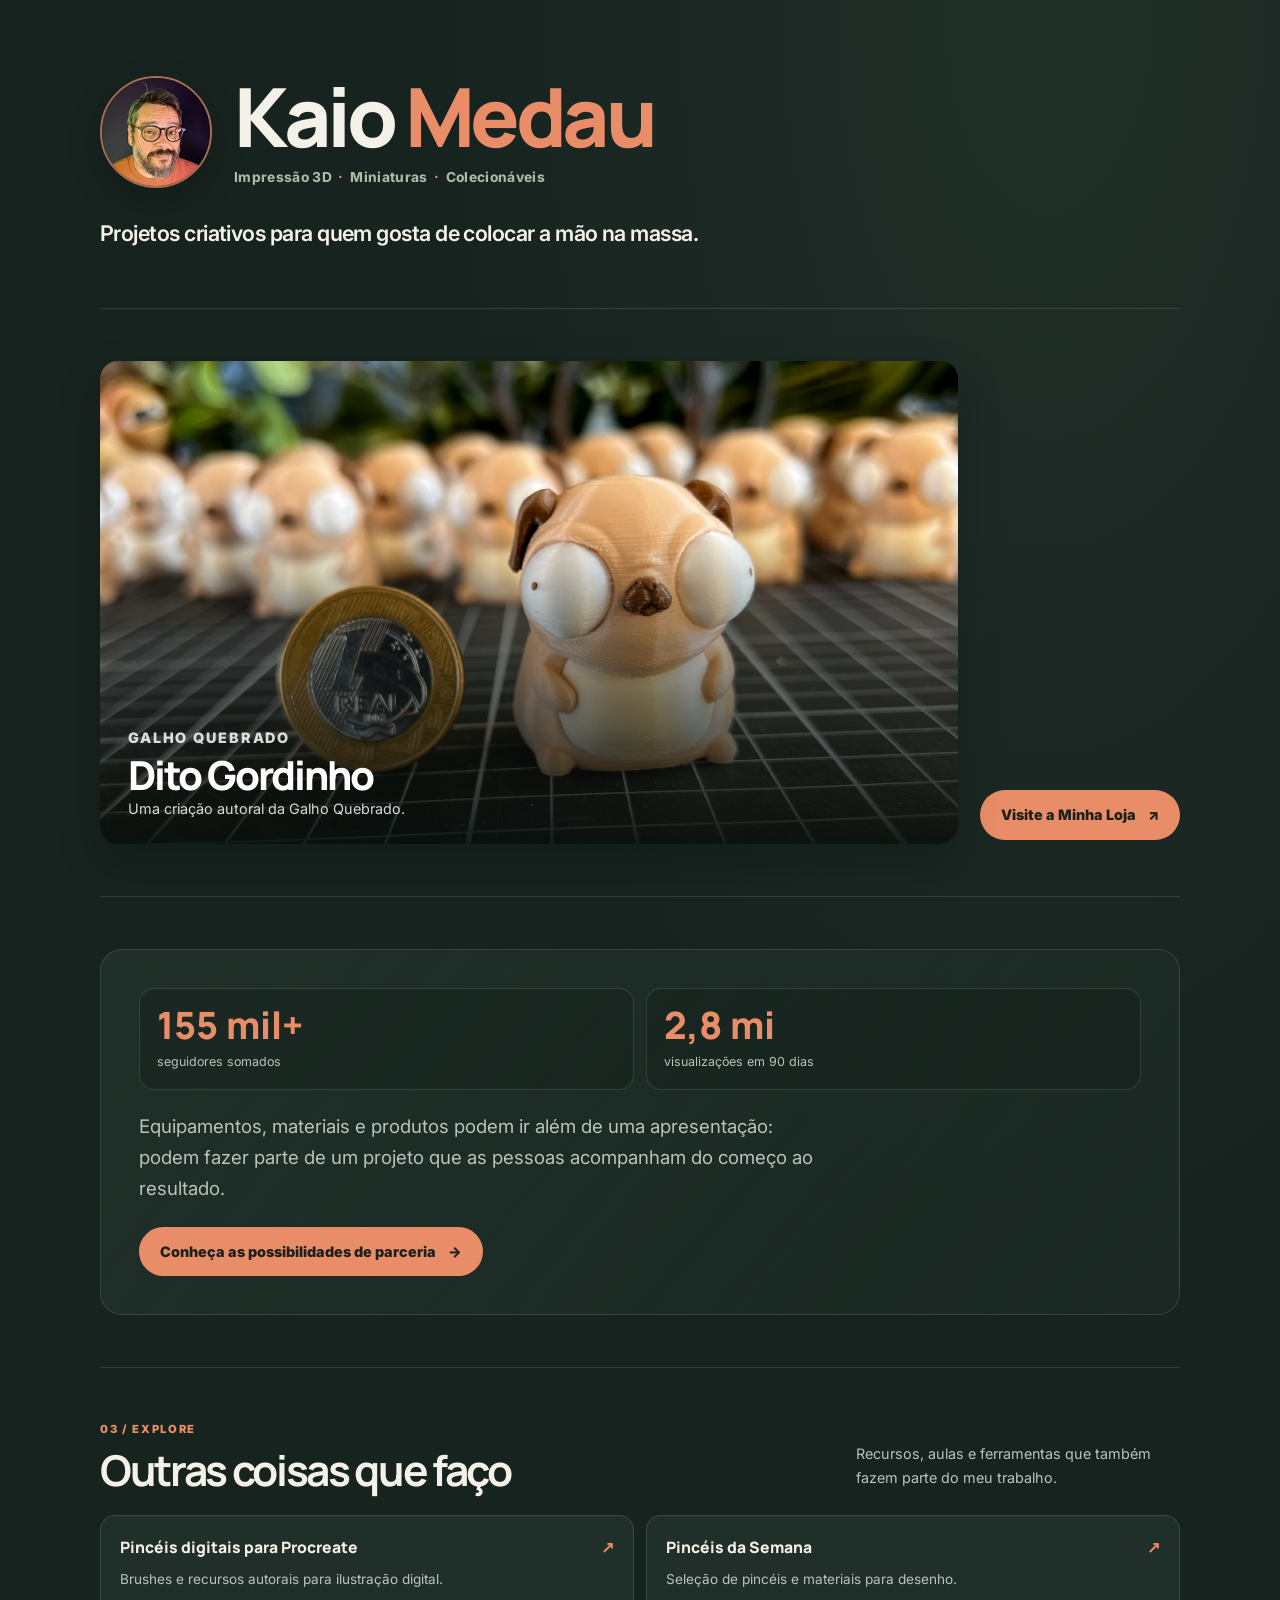
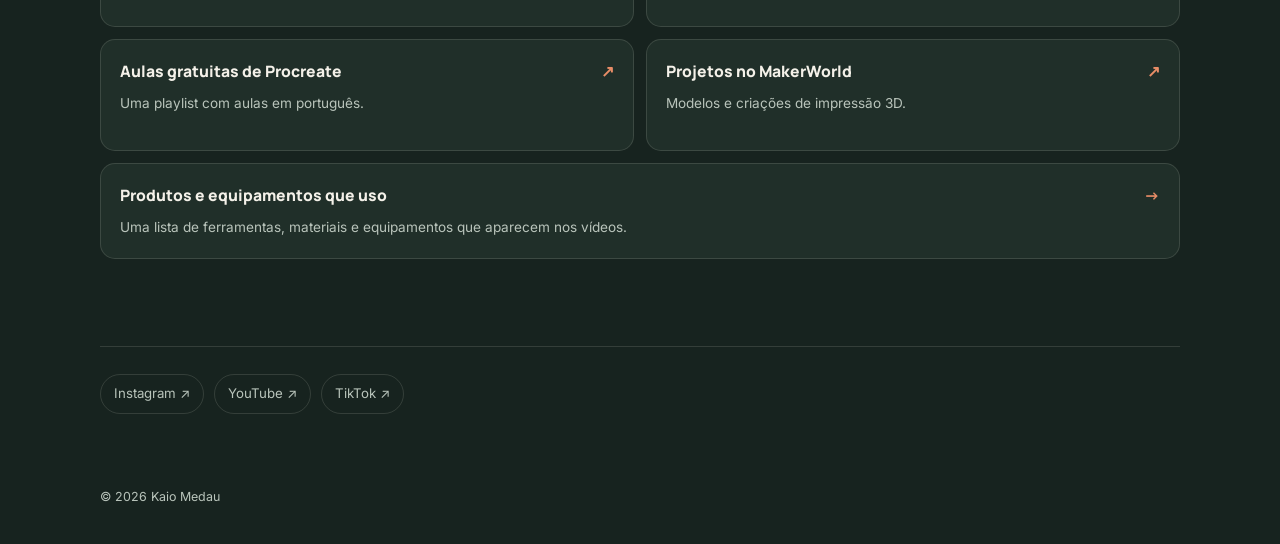
<file: index.html>
<!doctype html>
<html lang="pt-BR">
<head>
  <meta charset="utf-8">
  <meta name="viewport" content="width=device-width, initial-scale=1">
  <meta name="theme-color" content="#17231f">
  <meta name="description" content="Kaio Medau: projetos criativos, impressão 3D, miniaturas e colecionáveis. Conheça a Galho Quebrado e possibilidades de parceria.">
  <link rel="canonical" href="https://kaiomedau.com.br/">
  <meta property="og:type" content="website">
  <meta property="og:locale" content="pt_BR">
  <meta property="og:site_name" content="Kaio Medau">
  <meta property="og:title" content="Kaio Medau — Projetos criativos">
  <meta property="og:description" content="Projetos criativos, processos e produtos feitos para quem gosta de colocar a mão na massa.">
  <meta property="og:url" content="https://kaiomedau.com.br/">
  <meta property="og:image" content="https://kaiomedau.com.br/images/hero/dito-gordinho-fdm.webp">
  <meta name="twitter:card" content="summary_large_image">
  <title>Kaio Medau — Projetos criativos</title>
  <link rel="preload" as="image" href="/images/hero/dito-gordinho-fdm.webp" fetchpriority="high">
  <link rel="preconnect" href="https://fonts.googleapis.com">
  <link rel="preconnect" href="https://fonts.gstatic.com" crossorigin>
  <link href="https://fonts.googleapis.com/css2?family=Cormorant+Garamond:ital,wght@1,600;1,700&family=Inter:wght@400;500;600;700;800&family=Manrope:wght@500;600;700;800&display=swap" rel="stylesheet">
  <link rel="stylesheet" href="/assets/css/global.css">
  <link rel="stylesheet" href="/assets/css/components.css">
  <script async src="https://www.googletagmanager.com/gtag/js?id=G-7BJPHZVT6F"></script>
  <script>window.dataLayer=window.dataLayer||[];function gtag(){dataLayer.push(arguments)}gtag("js",new Date());gtag("config","G-7BJPHZVT6F");</script>
  <script type="application/ld+json">{"@context":"https://schema.org","@type":"Person","name":"Kaio Medau","url":"https://kaiomedau.com.br/","sameAs":["https://instagram.com/kaiomedau","https://www.youtube.com/@kaiomedau","https://tiktok.com/@kaiomedau"]}</script>
</head>
<body>
<main class="page home-page">
  <section class="home-intro" aria-labelledby="hero-title">
    <div class="home-identity">
      <img class="home-avatar" src="/images/kaio-medau-media_kit-v2.webp" alt="Retrato de Kaio Medau" width="112" height="112">
      <div class="home-name">
        <h1 id="hero-title">Kaio <span>Medau</span></h1>
        <p class="topics">Impressão 3D <i>·</i> Miniaturas <i>·</i> Colecionáveis</p>
      </div>
    </div>
    <p class="home-tagline">Projetos criativos para quem gosta de colocar a mão na massa.</p>
  </section>

  <section class="home-section shop-section" aria-labelledby="shop-title">
    <article class="home-featured">
      <a class="home-featured-image" id="featured-link" href="https://galhoquebrado.lojavirtualnuvem.com.br/?utm_source=kaiomedau&utm_medium=site&utm_campaign=produto-destaque" aria-label="Conheça o Dito Gordinho">
        <img id="featured-image" src="/images/hero/dito-gordinho-fdm.webp" alt="Dito Gordinho, peça autoral impressa em 3D" width="1200" height="900" fetchpriority="high">
        <span class="featured-caption"><span class="featured-brand">Galho Quebrado</span><strong id="featured-title">Dito Gordinho</strong><span id="featured-description">Uma criação autoral.</span></span>
      </a>
      <div class="home-featured-copy">
        <a class="button" id="featured-cta" href="https://galhoquebrado.lojavirtualnuvem.com.br/?utm_source=kaiomedau&utm_medium=site&utm_campaign=home">Visite a Minha Loja <span aria-hidden="true">↗</span></a>
      </div>
    </article>
  </section>
  <section class="home-section sponsor-section" aria-labelledby="sponsor-title">
    <div class="sponsor-teaser">
      <div class="home-stats" aria-label="Indicadores de audiência">
        <div class="home-stat"><strong>155 mil+</strong><span>seguidores somados</span></div>
        <div class="home-stat"><strong>2,8 mi</strong><span>visualizações em 90 dias</span></div>
      </div>
      <div class="sponsor-copy">
        <p>Equipamentos, materiais e produtos podem ir além de uma apresentação: podem fazer parte de um projeto que as pessoas acompanham do começo ao resultado.</p>
        <a class="button" href="/parcerias/">Conheça as possibilidades de parceria <span aria-hidden="true">→</span></a>
      </div>
    </div>
  </section>

  <section class="home-section more-section" aria-labelledby="more-title">
    <div class="home-section-heading">
      <div><p class="kicker">03 / Explore</p><h2 id="more-title">Outras coisas que faço</h2></div>
      <p>Recursos, aulas e ferramentas que também fazem parte do meu trabalho.</p>
    </div>
    <div class="resource-grid">
      <a class="resource-card" href="https://kaiomedau.gumroad.com"><strong>Pincéis digitais para Procreate <span>↗</span></strong><span>Brushes e recursos autorais para ilustração digital.</span></a>
      <a class="resource-card" href="https://www.desenhoeilustracao.com.br/pinceis-da-semana/"><strong>Pincéis da Semana <span>↗</span></strong><span>Seleção de pincéis e materiais para desenho.</span></a>
      <a class="resource-card" href="https://youtube.com/playlist?list=PLFZdnhGg53spOIFt9O-xaDNFz20ry-H7J"><strong>Aulas gratuitas de Procreate <span>↗</span></strong><span>Uma playlist com aulas em português.</span></a>
      <a class="resource-card" href="https://makerworld.com/en/@kaiomedau"><strong>Projetos no MakerWorld <span>↗</span></strong><span>Modelos e criações de impressão 3D.</span></a>
      <a class="resource-card resource-card-wide" href="/produtos-e-equipamentos/"><strong>Produtos e equipamentos que uso <span>→</span></strong><span>Uma lista de ferramentas, materiais e equipamentos que aparecem nos vídeos.</span></a>
    </div>
  </section>

  <nav class="social-footer" aria-label="Redes sociais">
    <a href="https://instagram.com/kaiomedau">Instagram ↗</a><a href="https://www.youtube.com/@kaiomedau">YouTube ↗</a><a href="https://tiktok.com/@kaiomedau">TikTok ↗</a>
  </nav>
</main>
<footer class="page site-footer"><p>© 2026 Kaio Medau</p></footer>
<script>
  fetch("/data/featured-product.json").then(response=>response.ok?response.json():null).then(product=>{
    if(!product||!product.active)return;
    const title=document.getElementById("featured-title"),description=document.getElementById("featured-description"),image=document.getElementById("featured-image"),mediaLink=document.getElementById("featured-link"),cta=document.getElementById("featured-cta");
    if(title)title.textContent=product.name||title.textContent;
    if(description)description.textContent=product.description||description.textContent;
    if(image&&product.image)image.src=product.image;
    if(image&&product.imageAlt)image.alt=product.imageAlt;
    if(mediaLink&&product.destination)mediaLink.href=product.destination;
    if(cta&&product.storeUrl)cta.href=product.storeUrl;
  }).catch(()=>{});
</script>
</body>
</html>
</file>
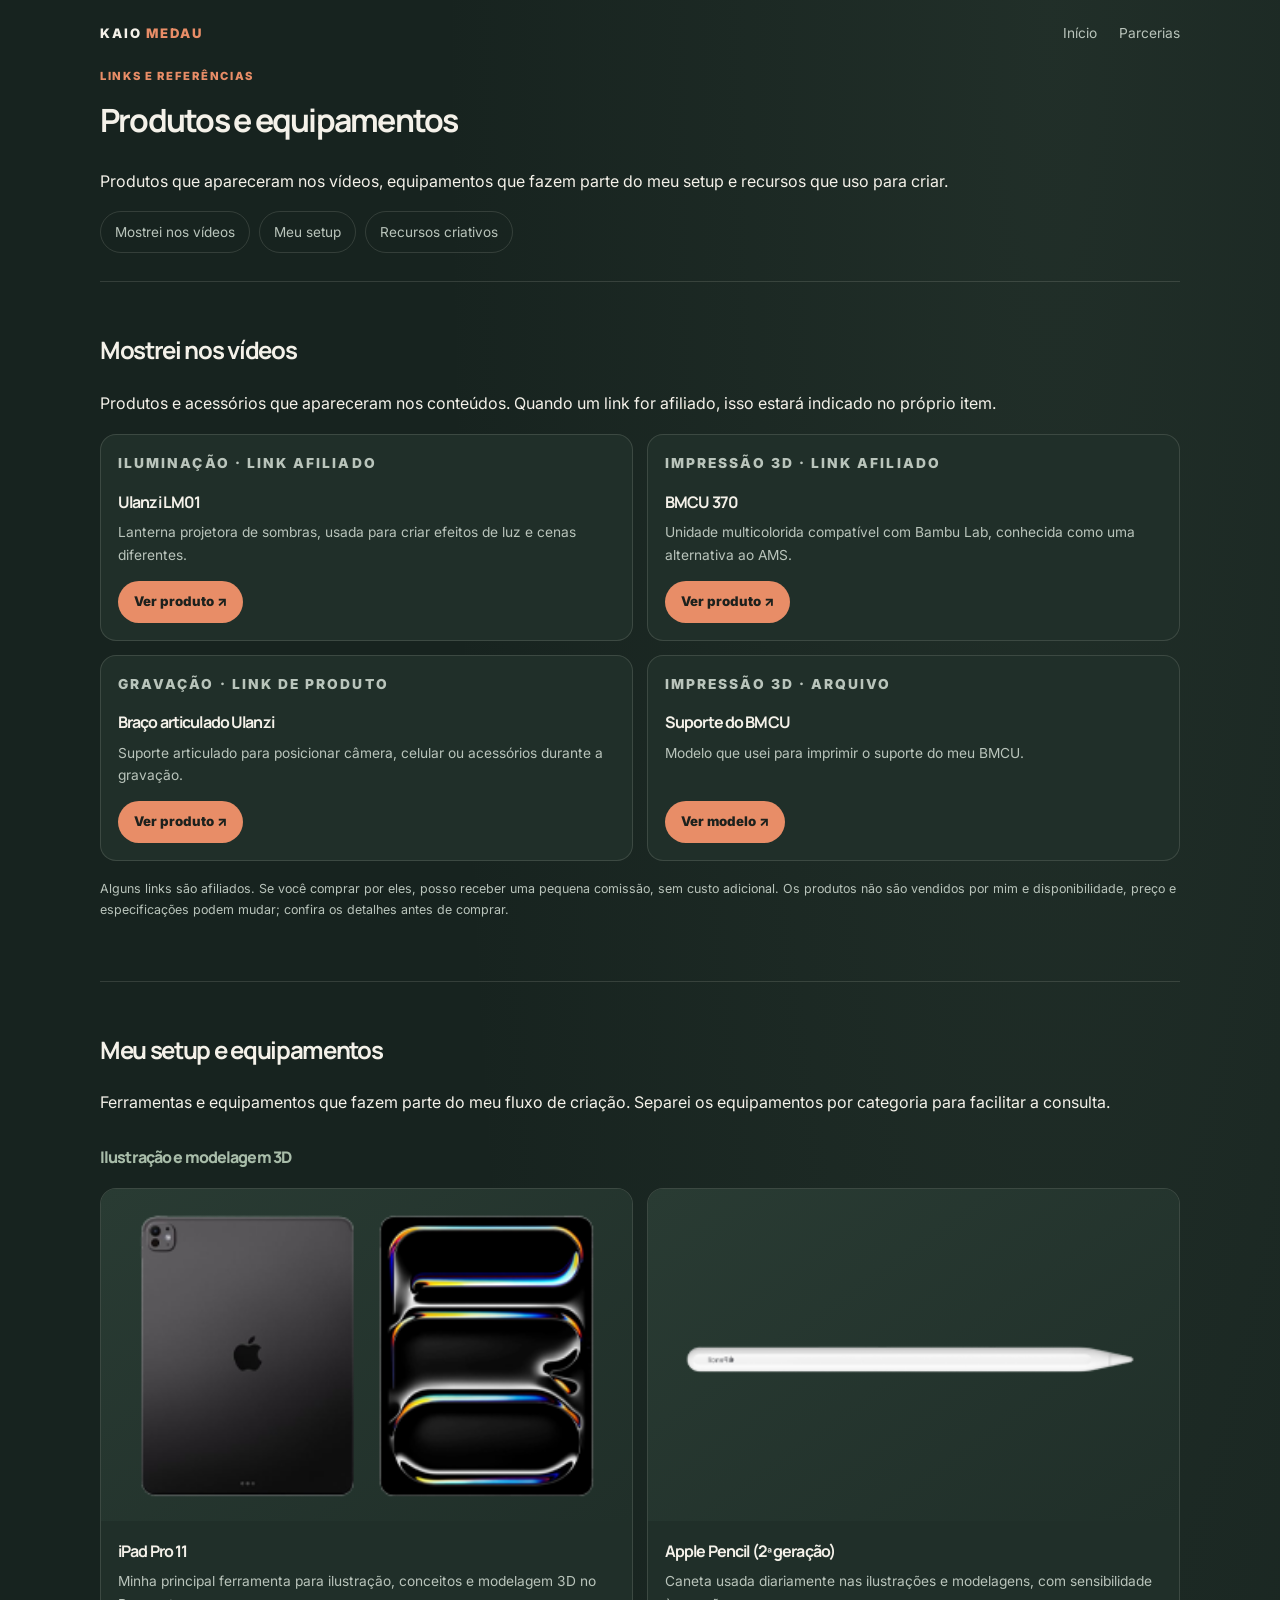
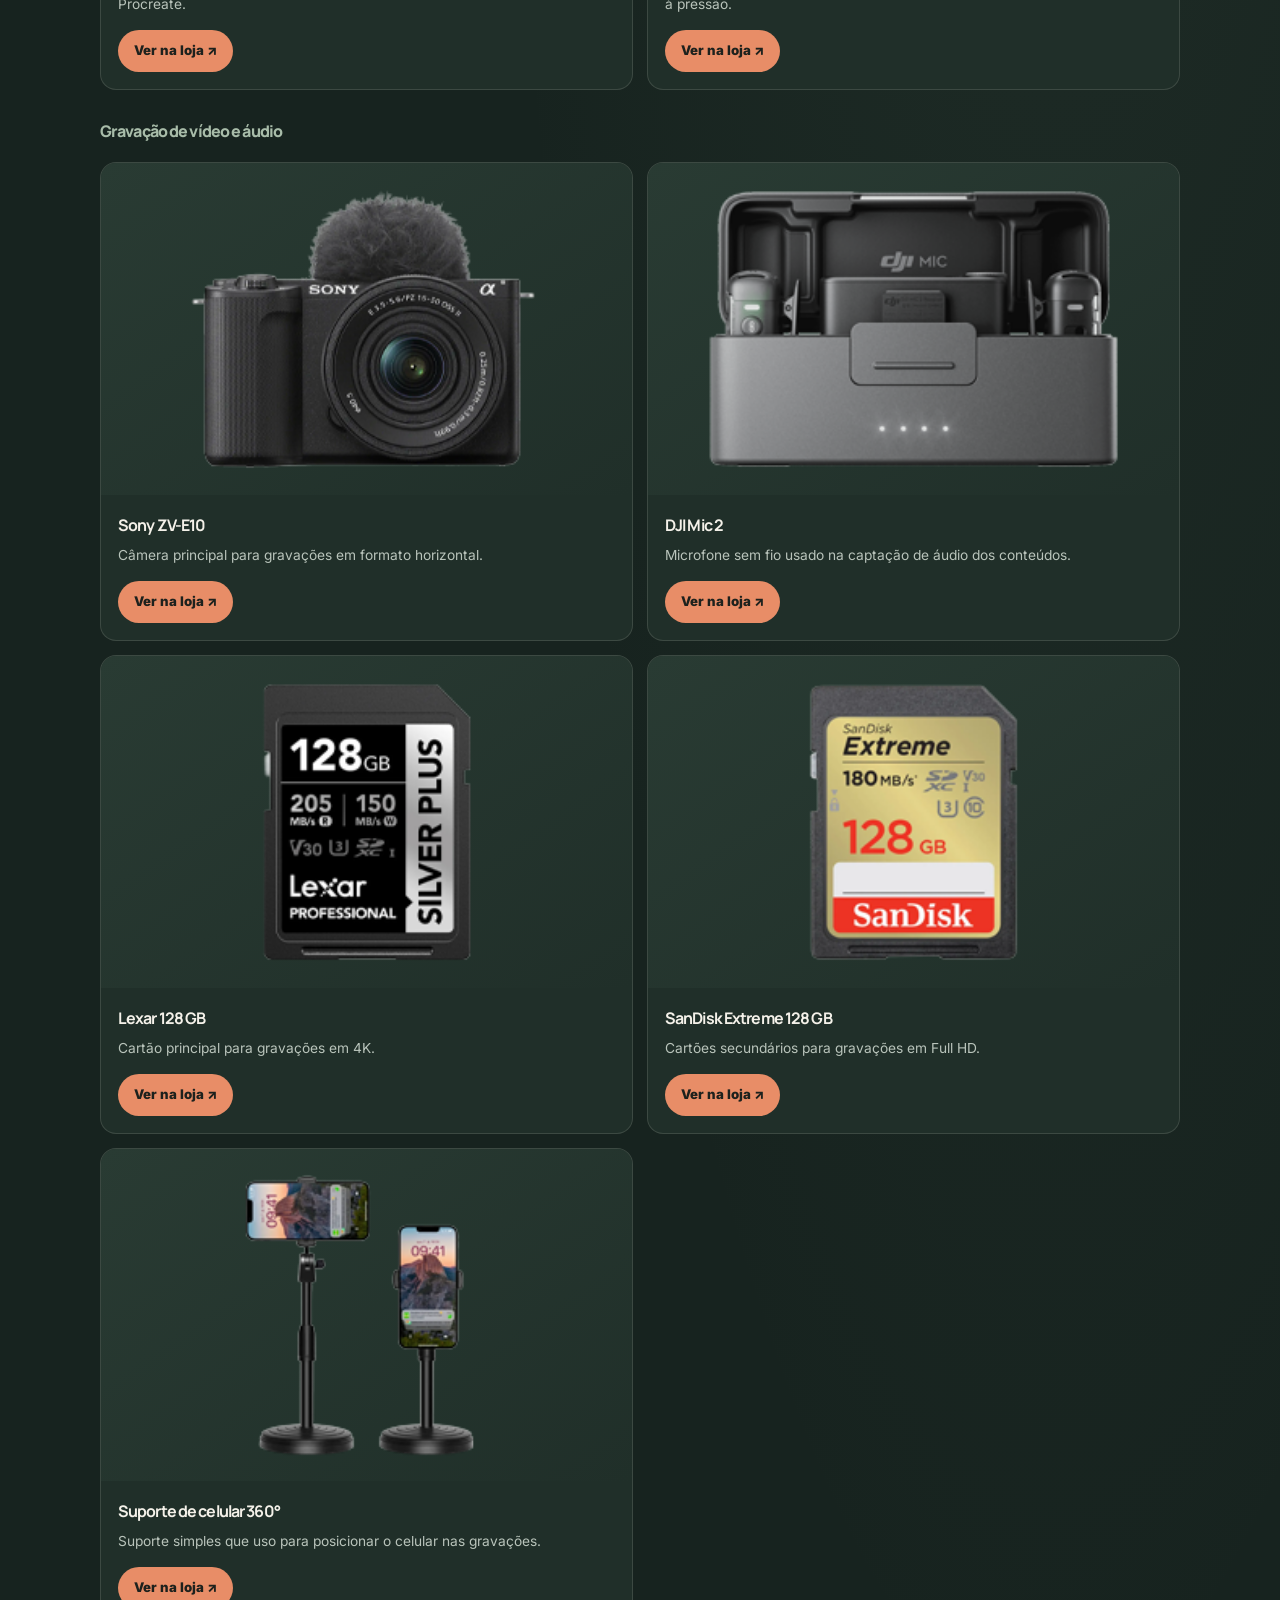
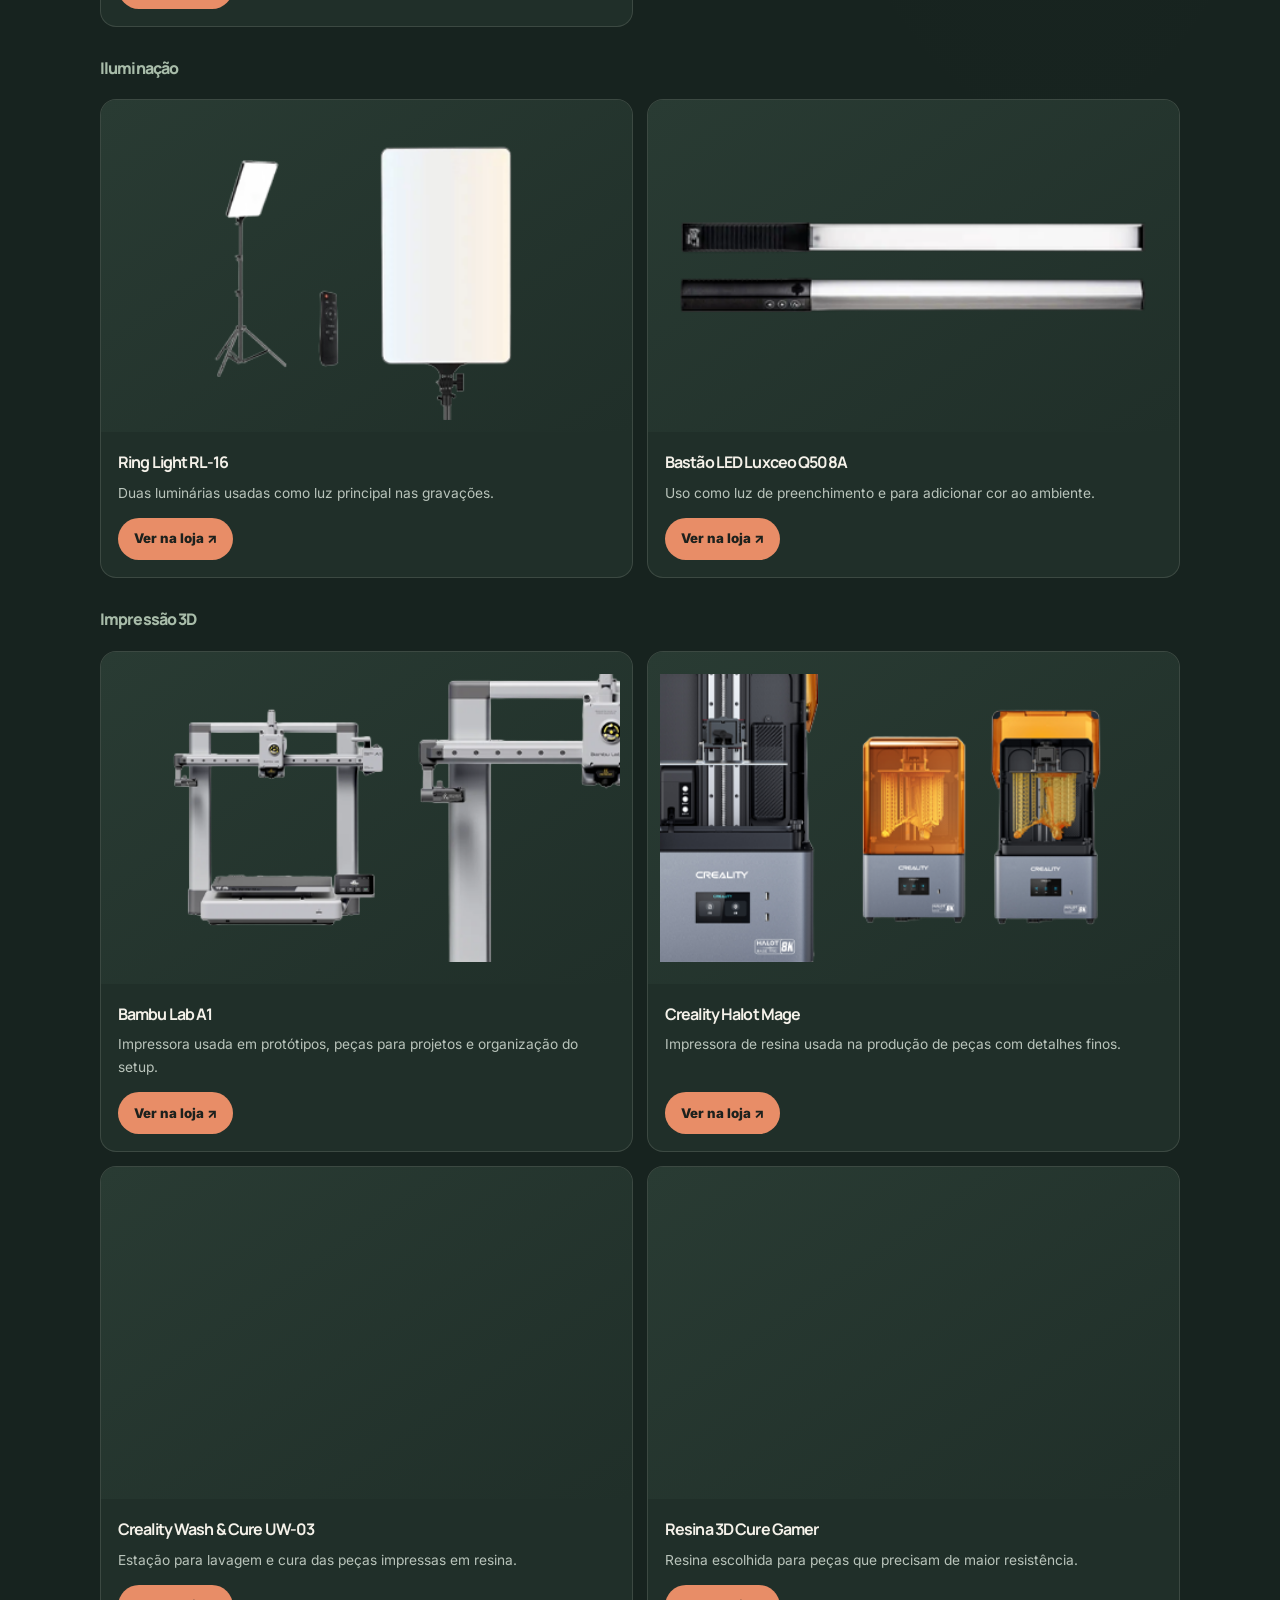
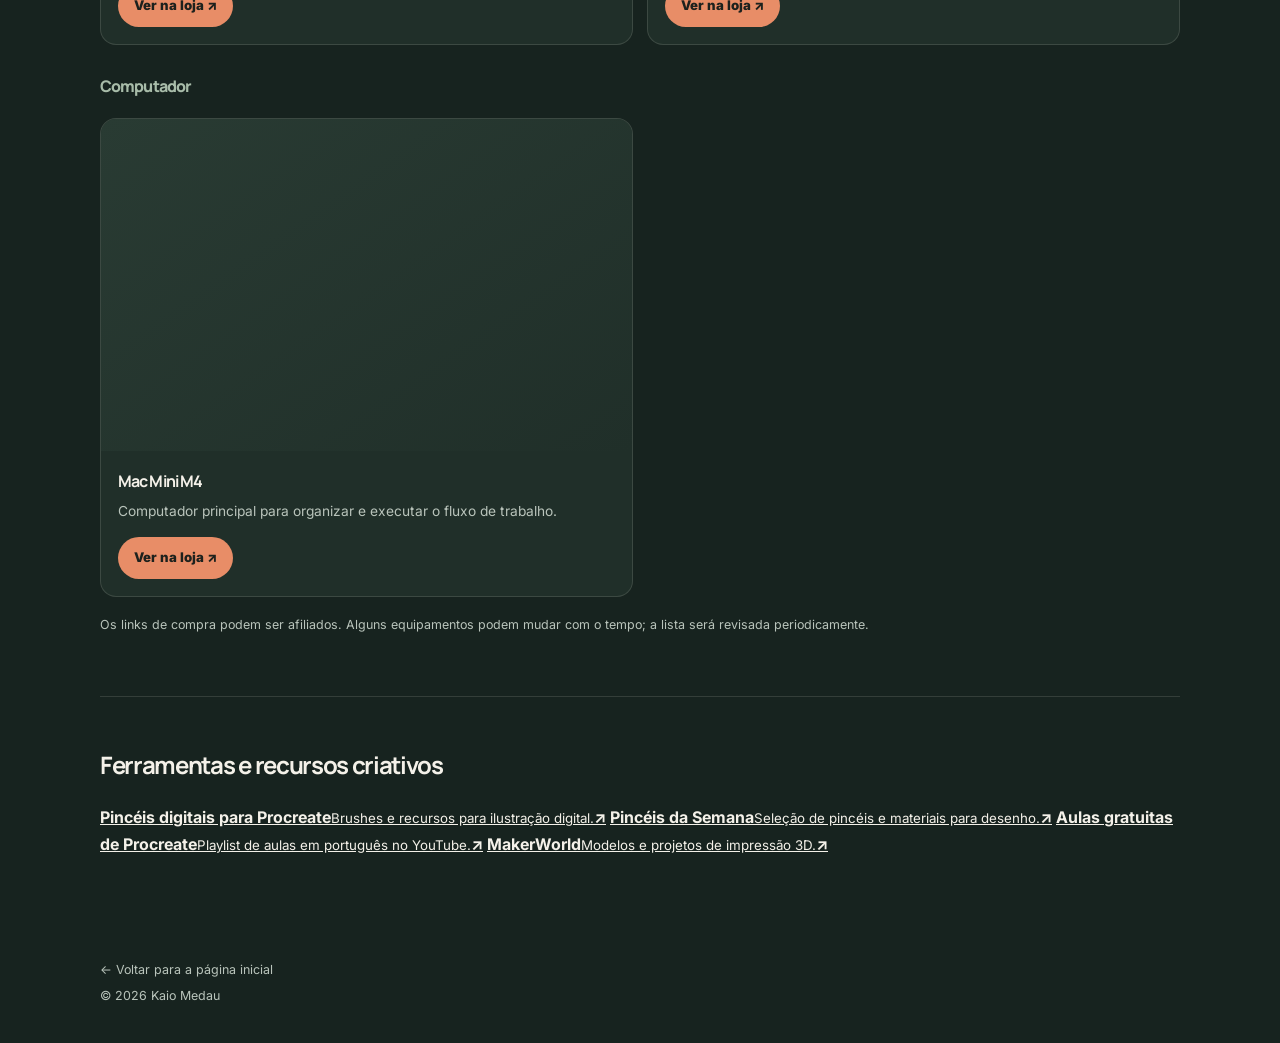
<file: como-no-video/index.html>
<!doctype html>
<html lang="pt-BR">
<head>
  <meta charset="utf-8">
  <meta http-equiv="refresh" content="0;url=/produtos-e-equipamentos/#mostrei">
  <meta name="robots" content="noindex,follow">
  <link rel="canonical" href="https://kaiomedau.com.br/produtos-e-equipamentos/#mostrei">
  <title>Redirecionando — Kaio Medau</title>
</head>
<body>
  <p>Esta página mudou. <a href="/produtos-e-equipamentos/#mostrei">Acesse a nova página aqui</a>.</p>
</body>
</html>
</file>
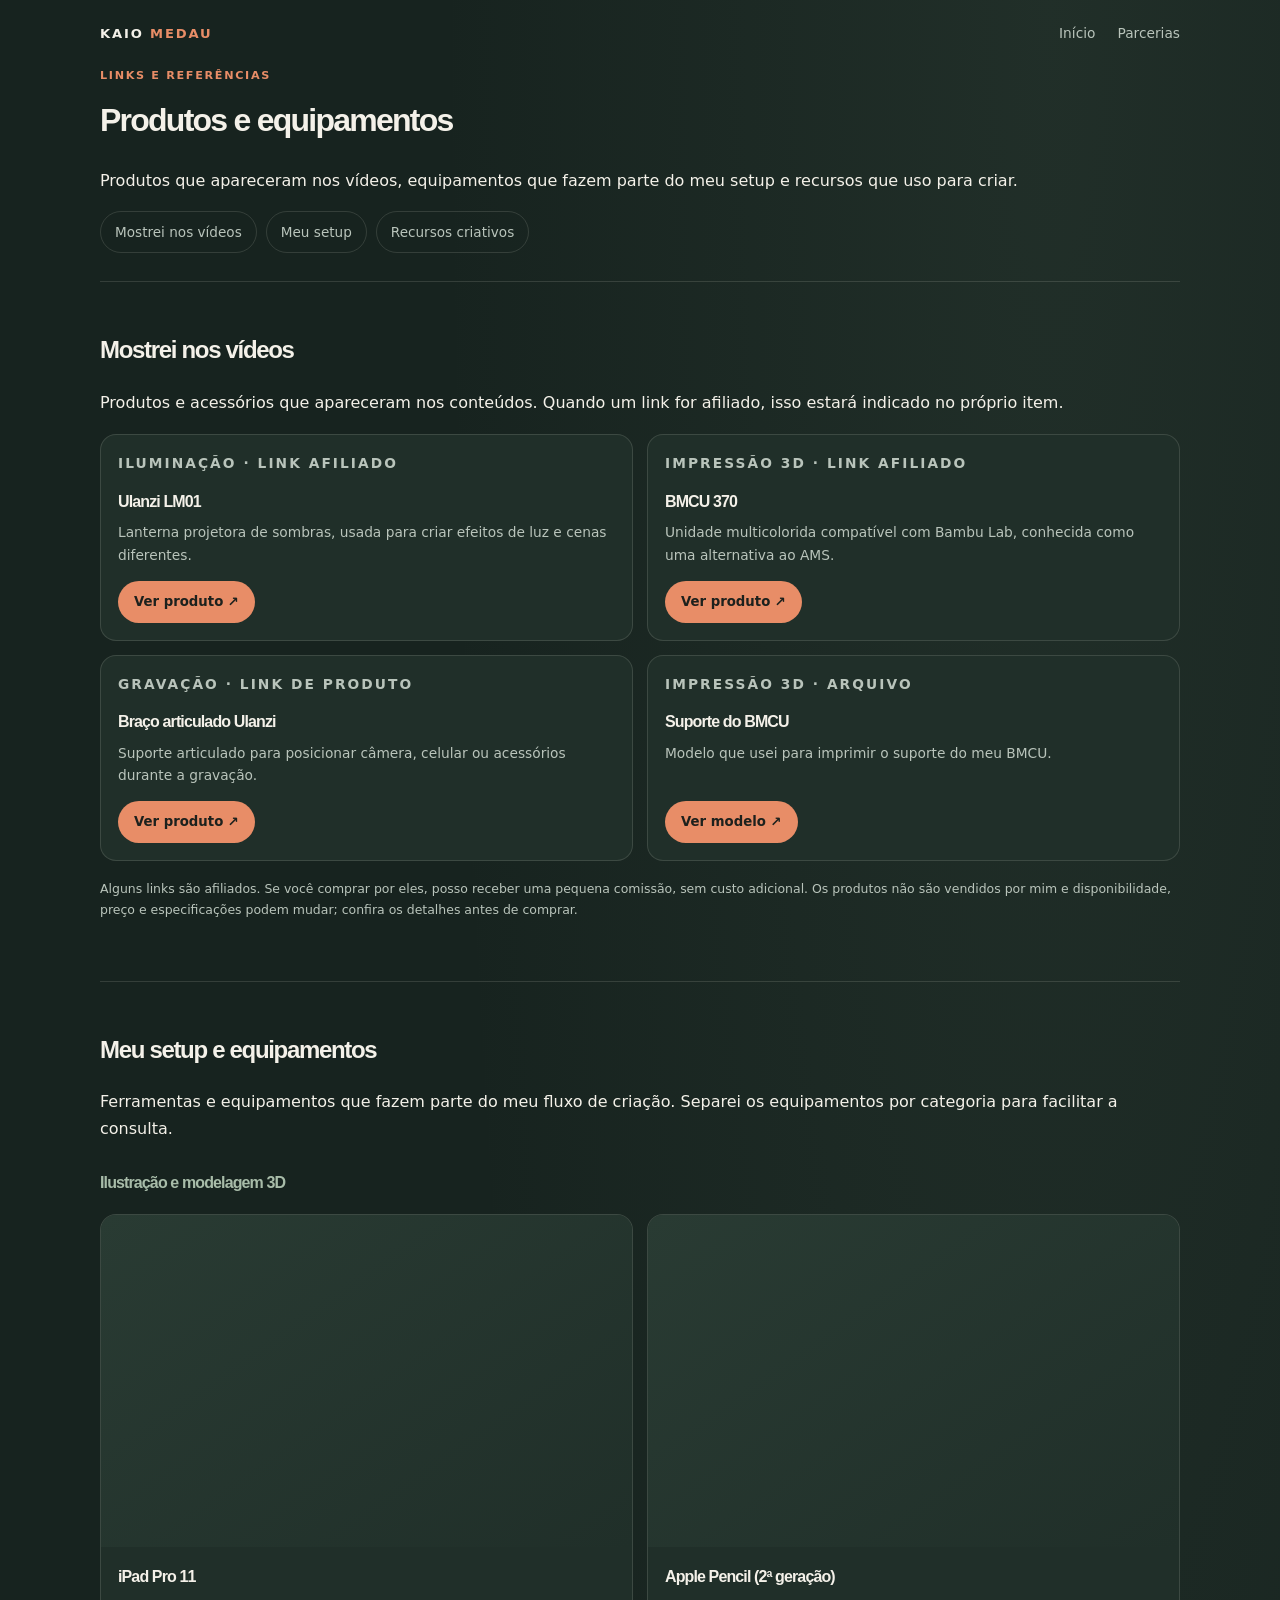
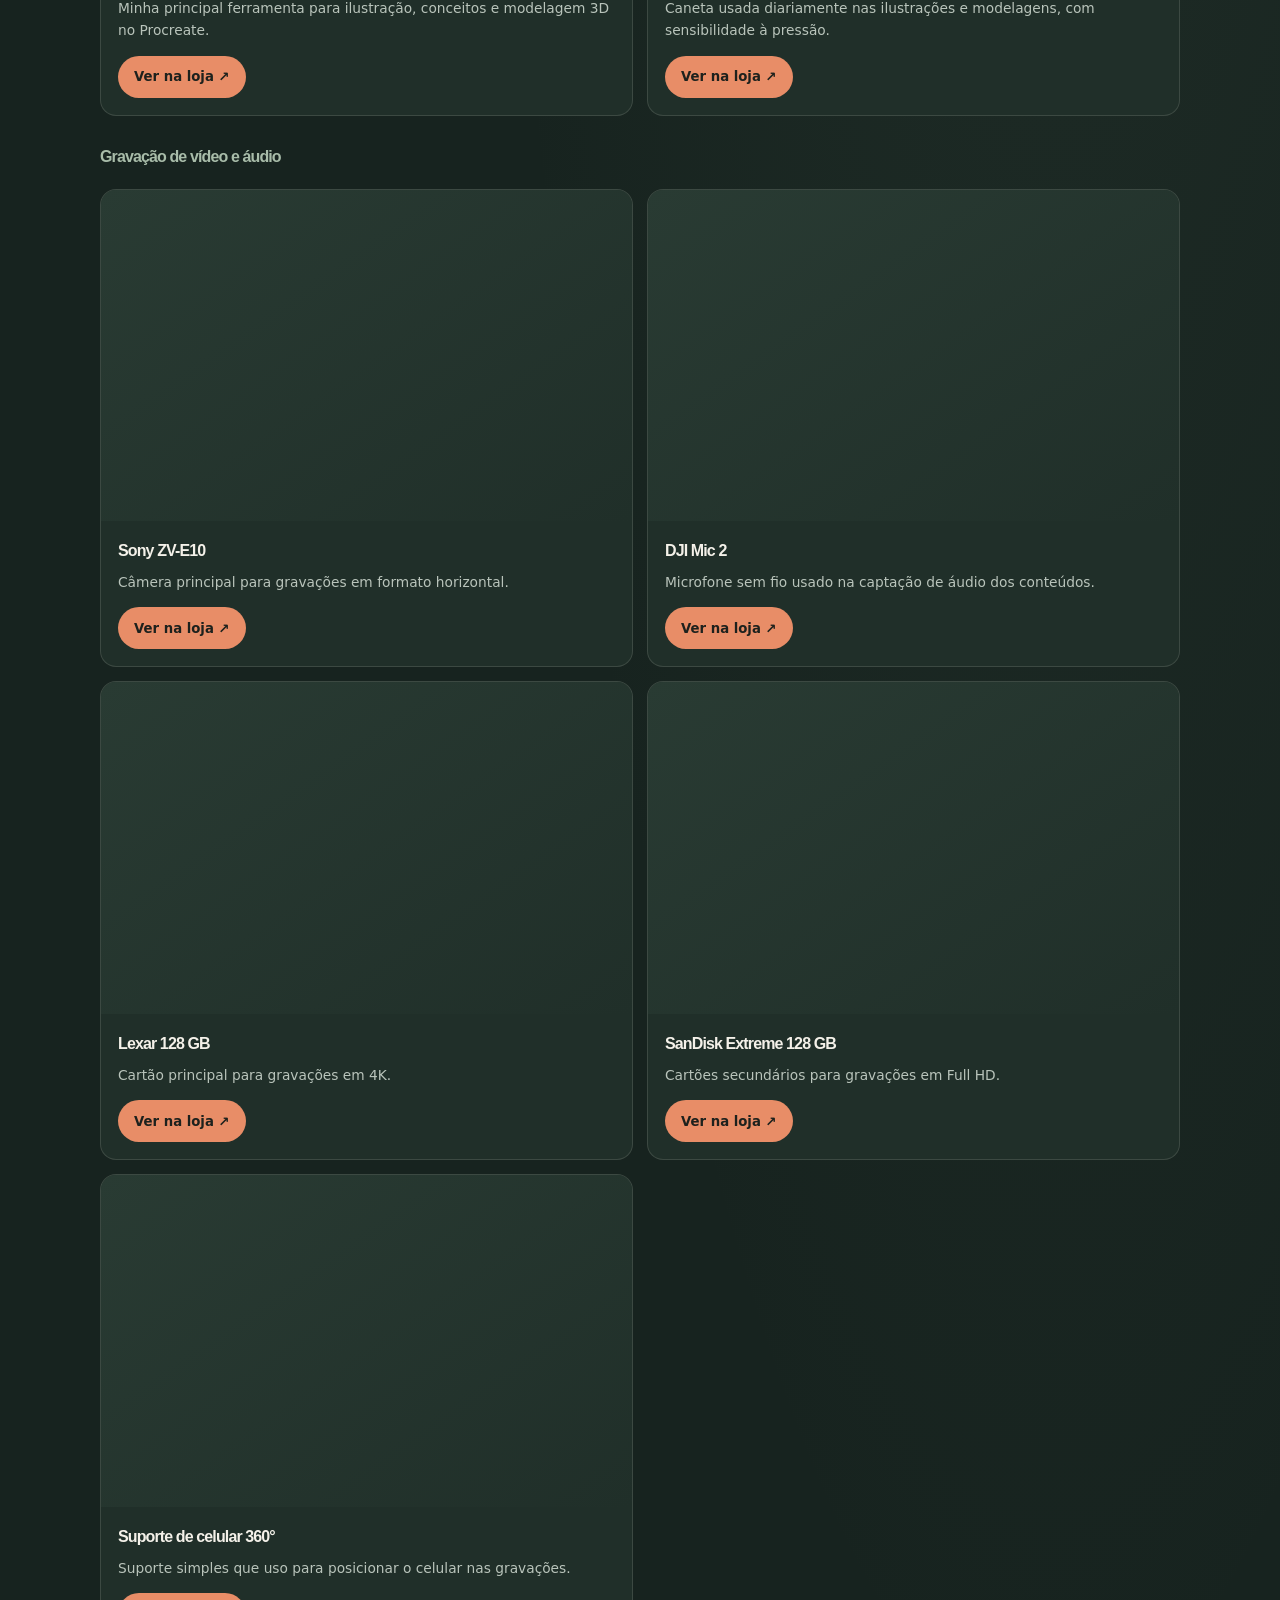
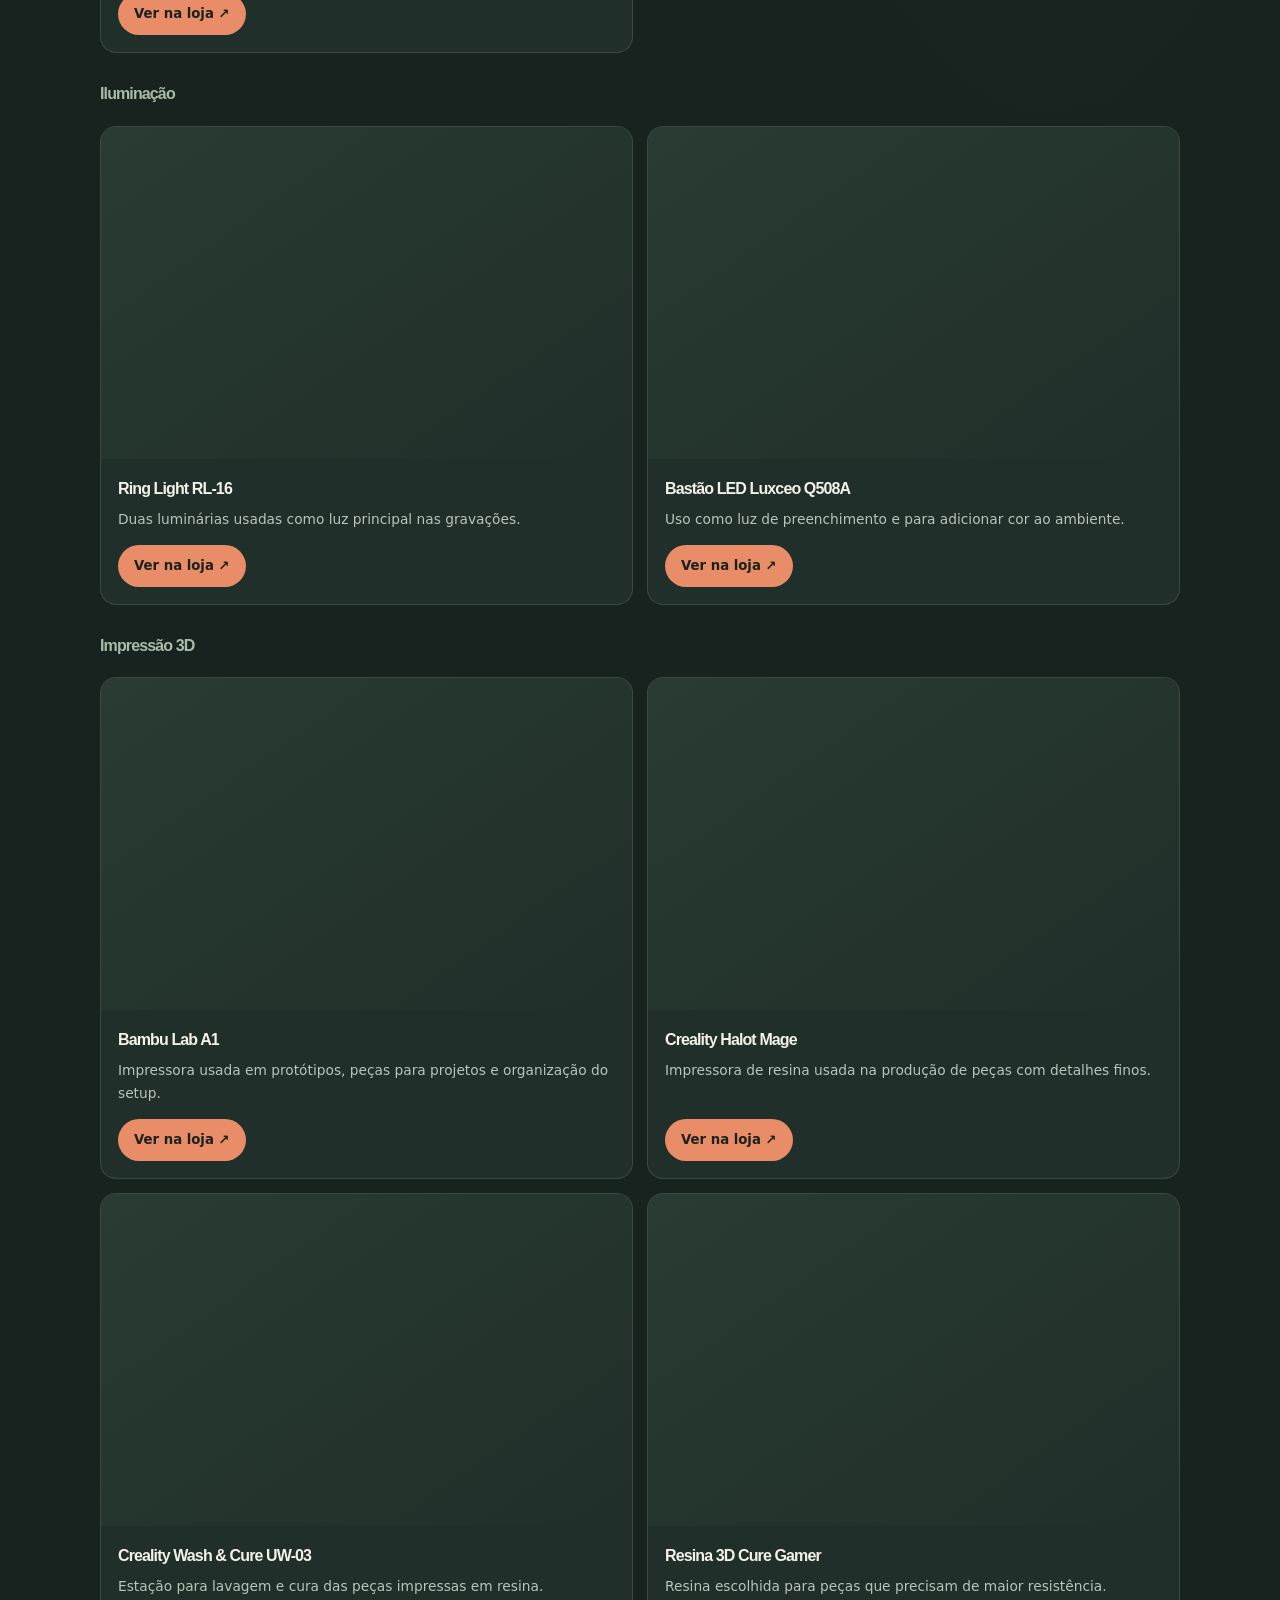
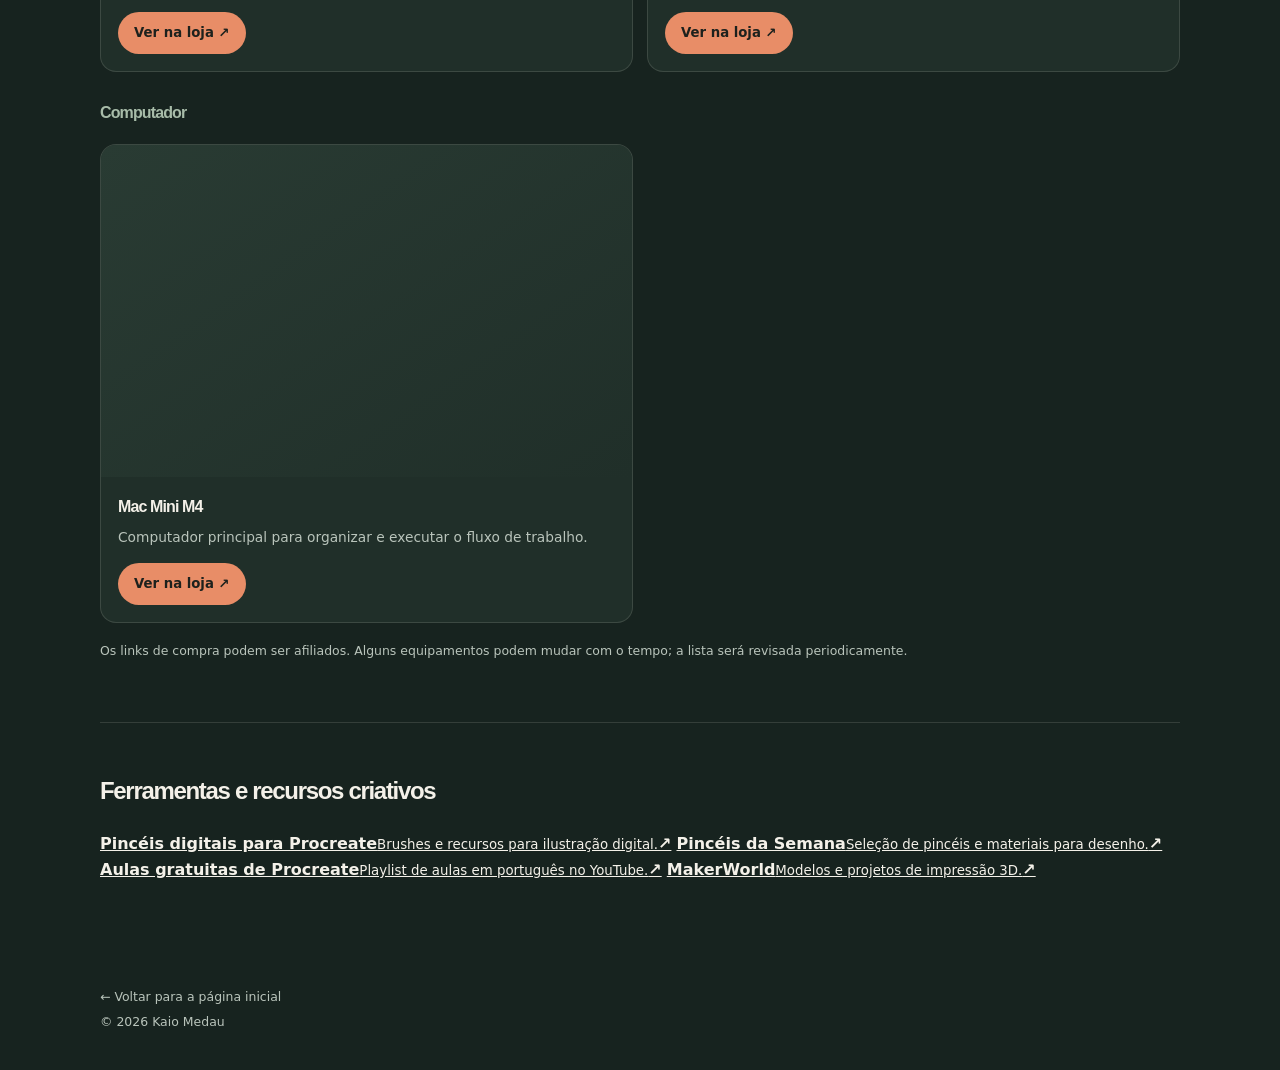
<file: ferramentas/index.html>
<!doctype html>
<html lang="pt-BR">
<head>
  <meta charset="utf-8">
  <meta http-equiv="refresh" content="0;url=/produtos-e-equipamentos/#recursos">
  <meta name="robots" content="noindex,follow">
  <link rel="canonical" href="https://kaiomedau.com.br/produtos-e-equipamentos/#recursos">
  <title>Redirecionando — Kaio Medau</title>
</head>
<body>
  <p>Esta página mudou. <a href="/produtos-e-equipamentos/#recursos">Acesse a nova página aqui</a>.</p>
</body>
</html>
</file>
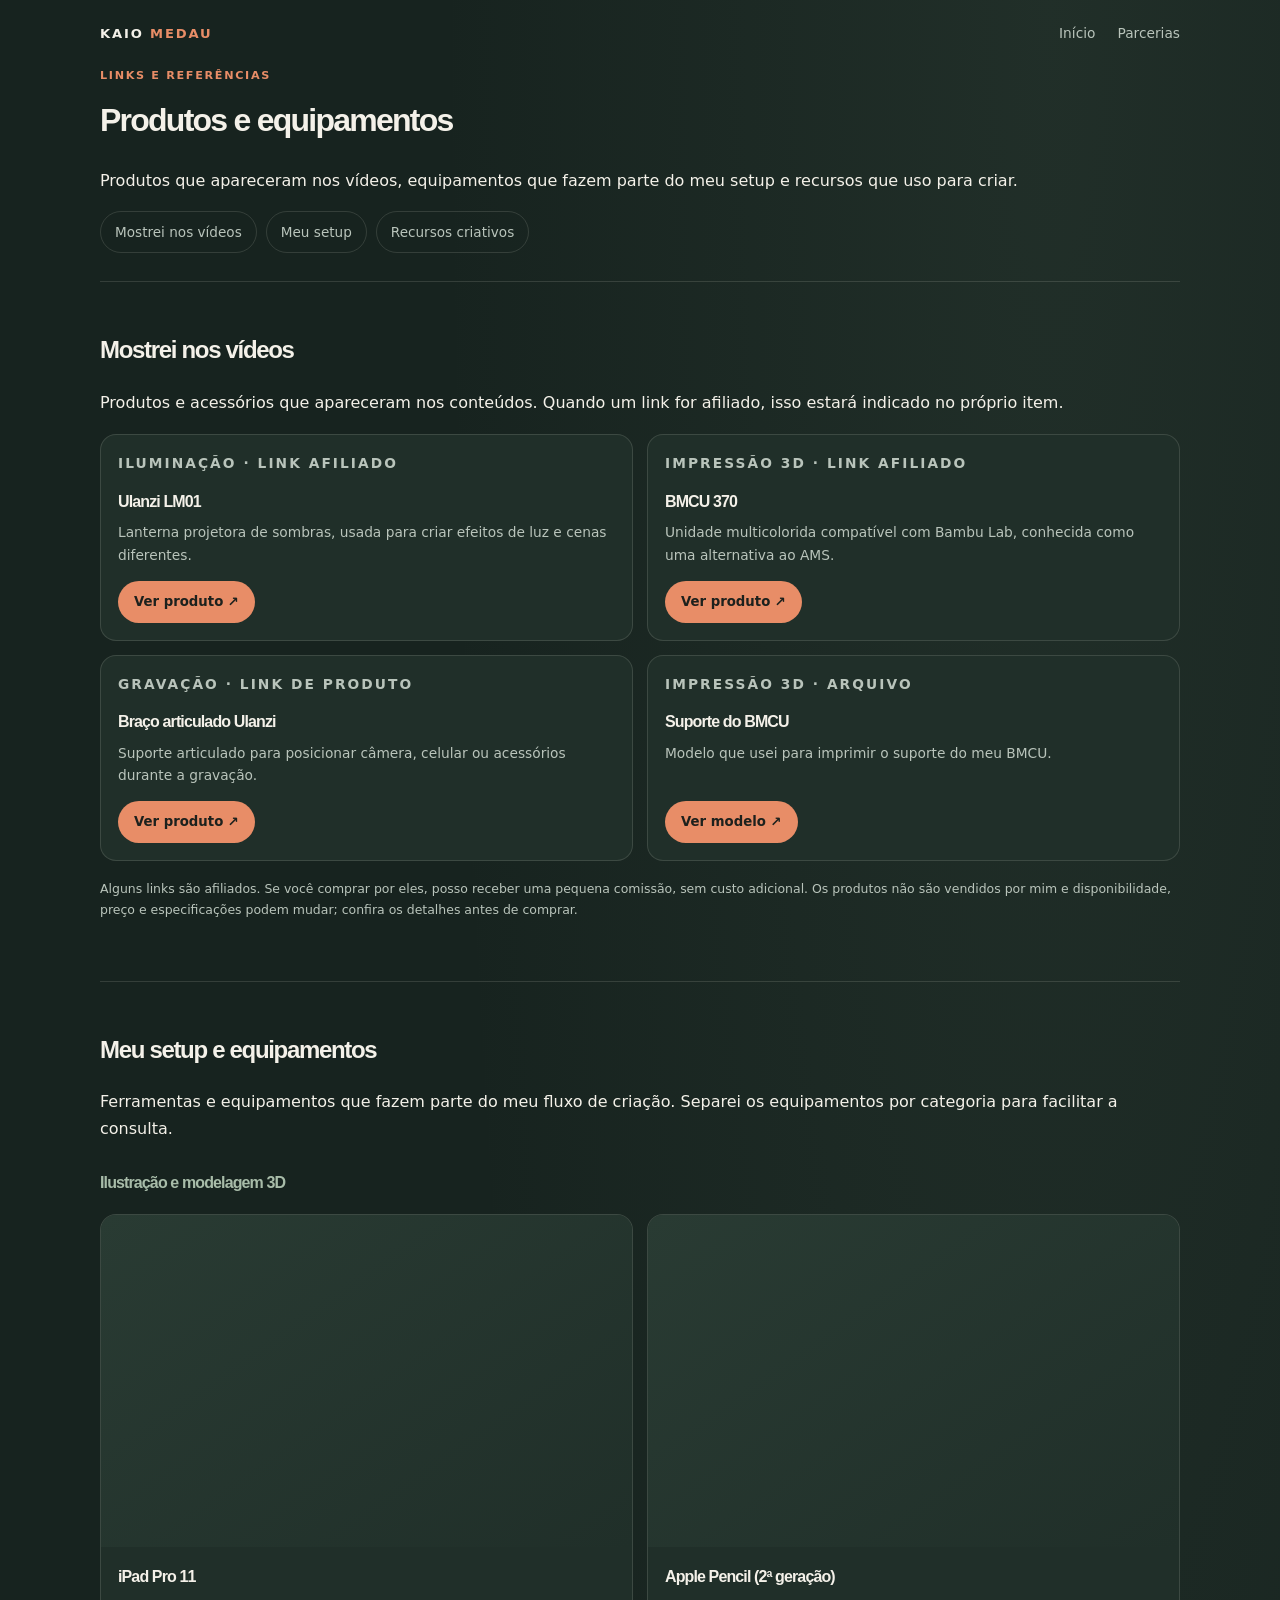
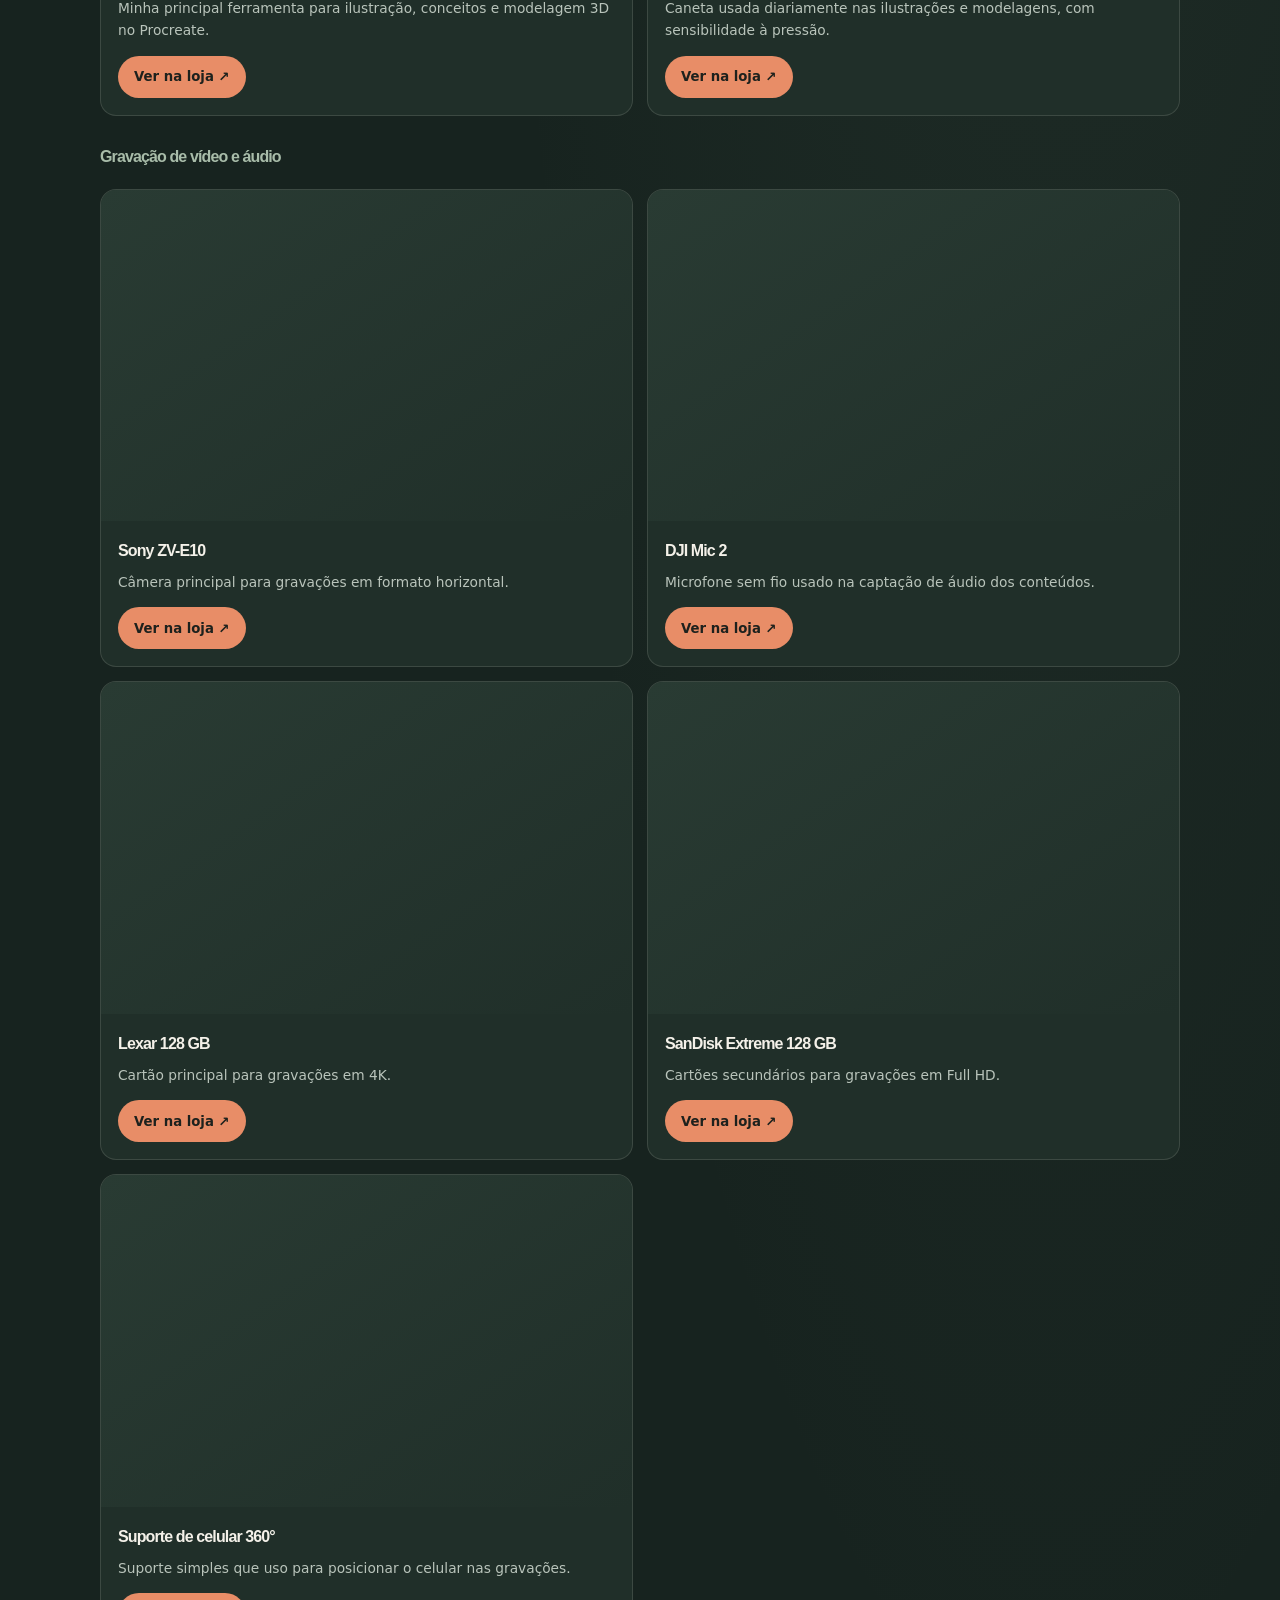
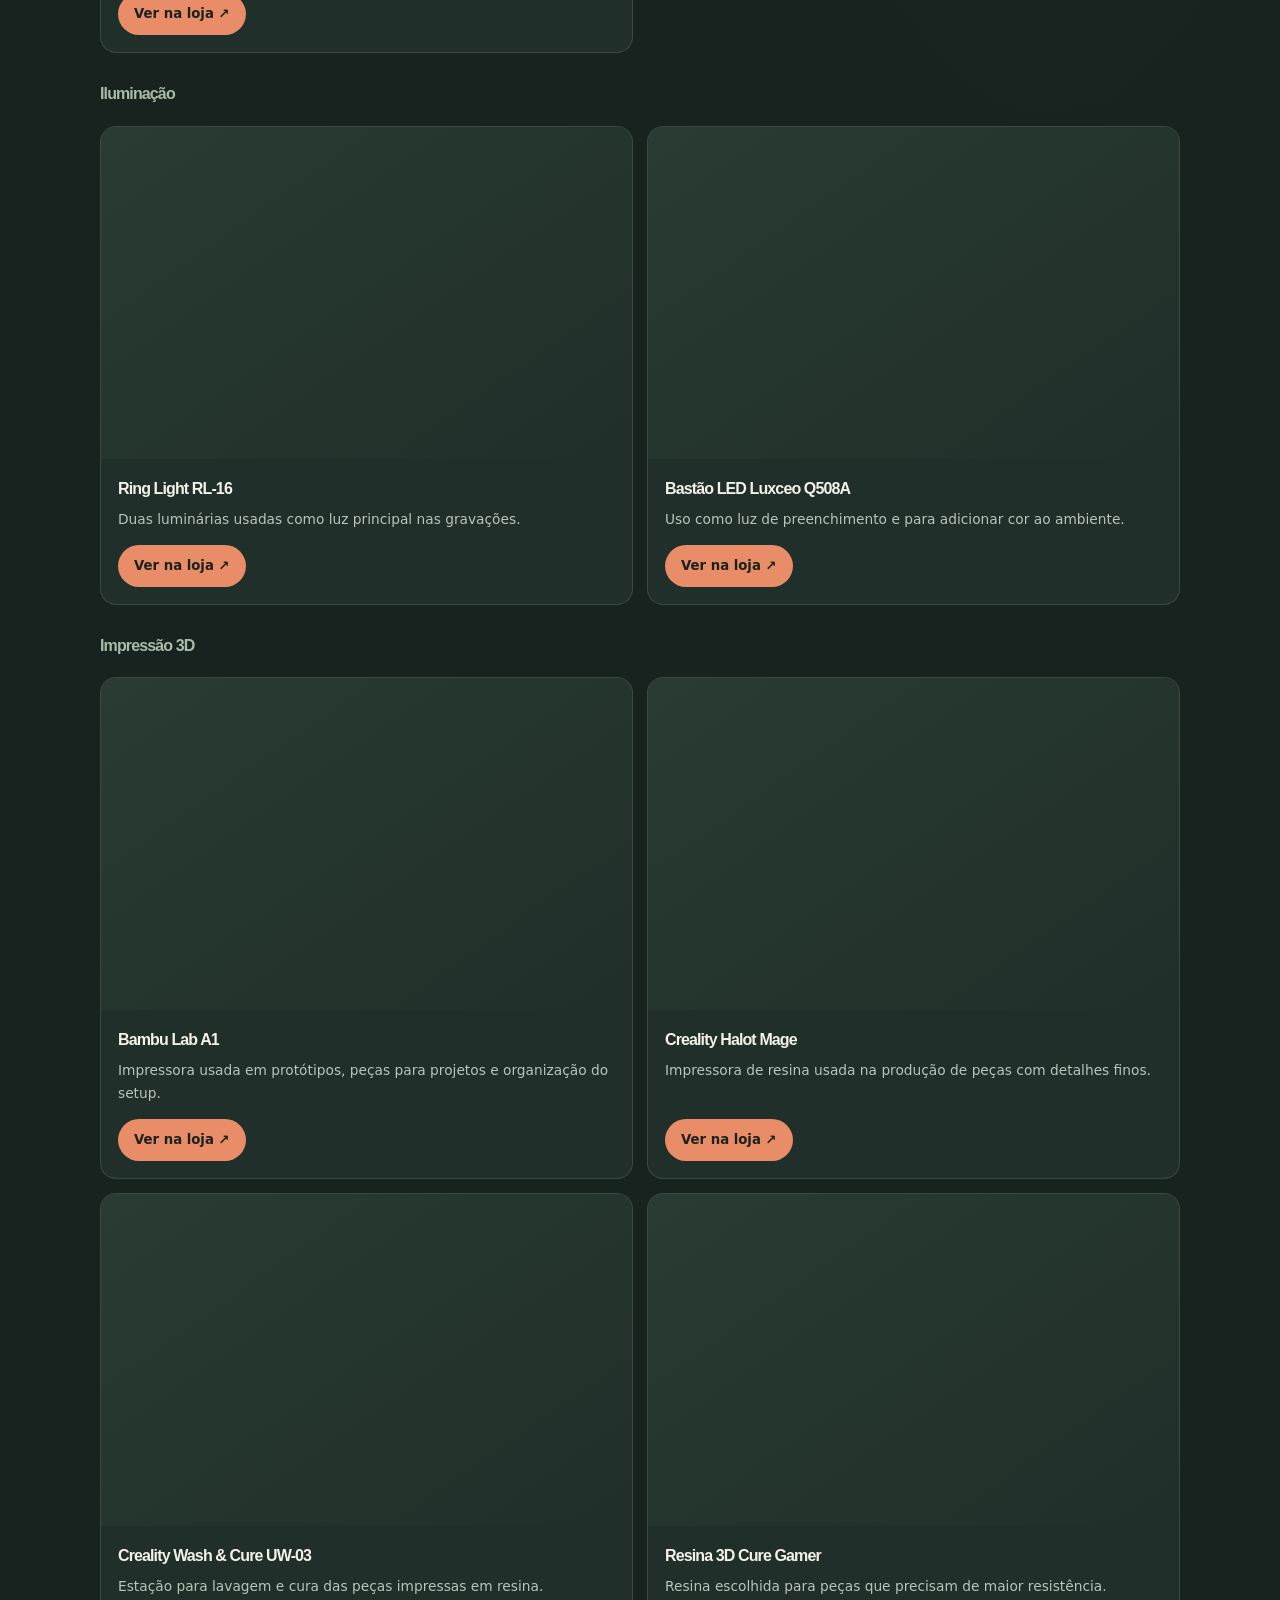
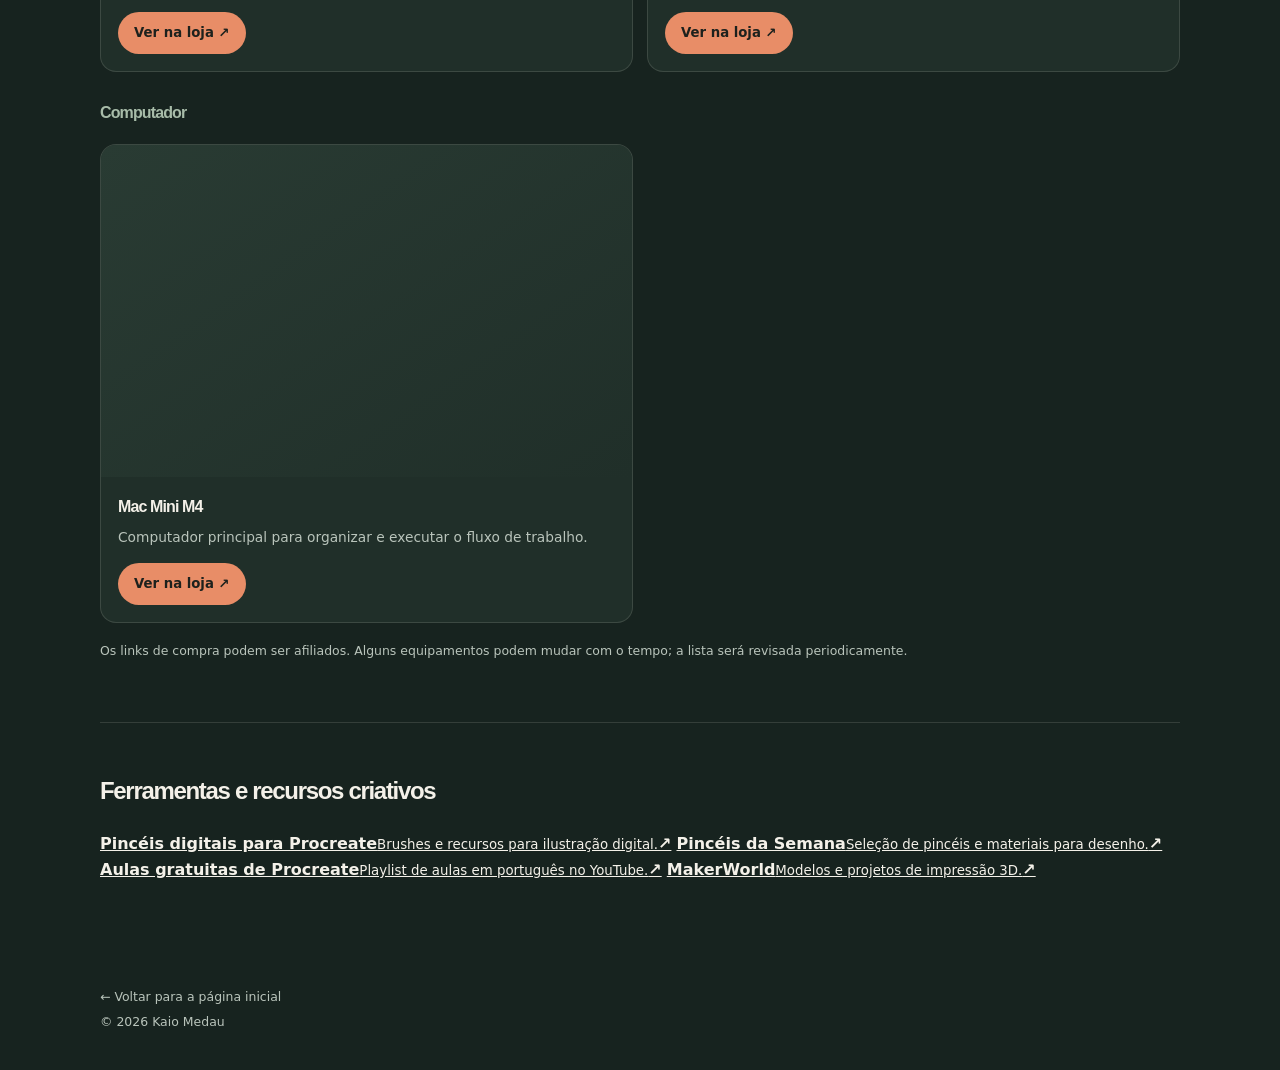
<file: lista-de-equipamentos/index.html>
<!doctype html>
<html lang="pt-BR">
<head>
  <meta charset="utf-8">
  <meta http-equiv="refresh" content="0;url=/produtos-e-equipamentos/#setup">
  <meta name="robots" content="noindex,follow">
  <link rel="canonical" href="https://kaiomedau.com.br/produtos-e-equipamentos/#setup">
  <title>Redirecionando — Kaio Medau</title>
</head>
<body>
  <p>Esta página mudou. <a href="/produtos-e-equipamentos/#setup">Acesse a nova página aqui</a>.</p>
</body>
</html>
</file>
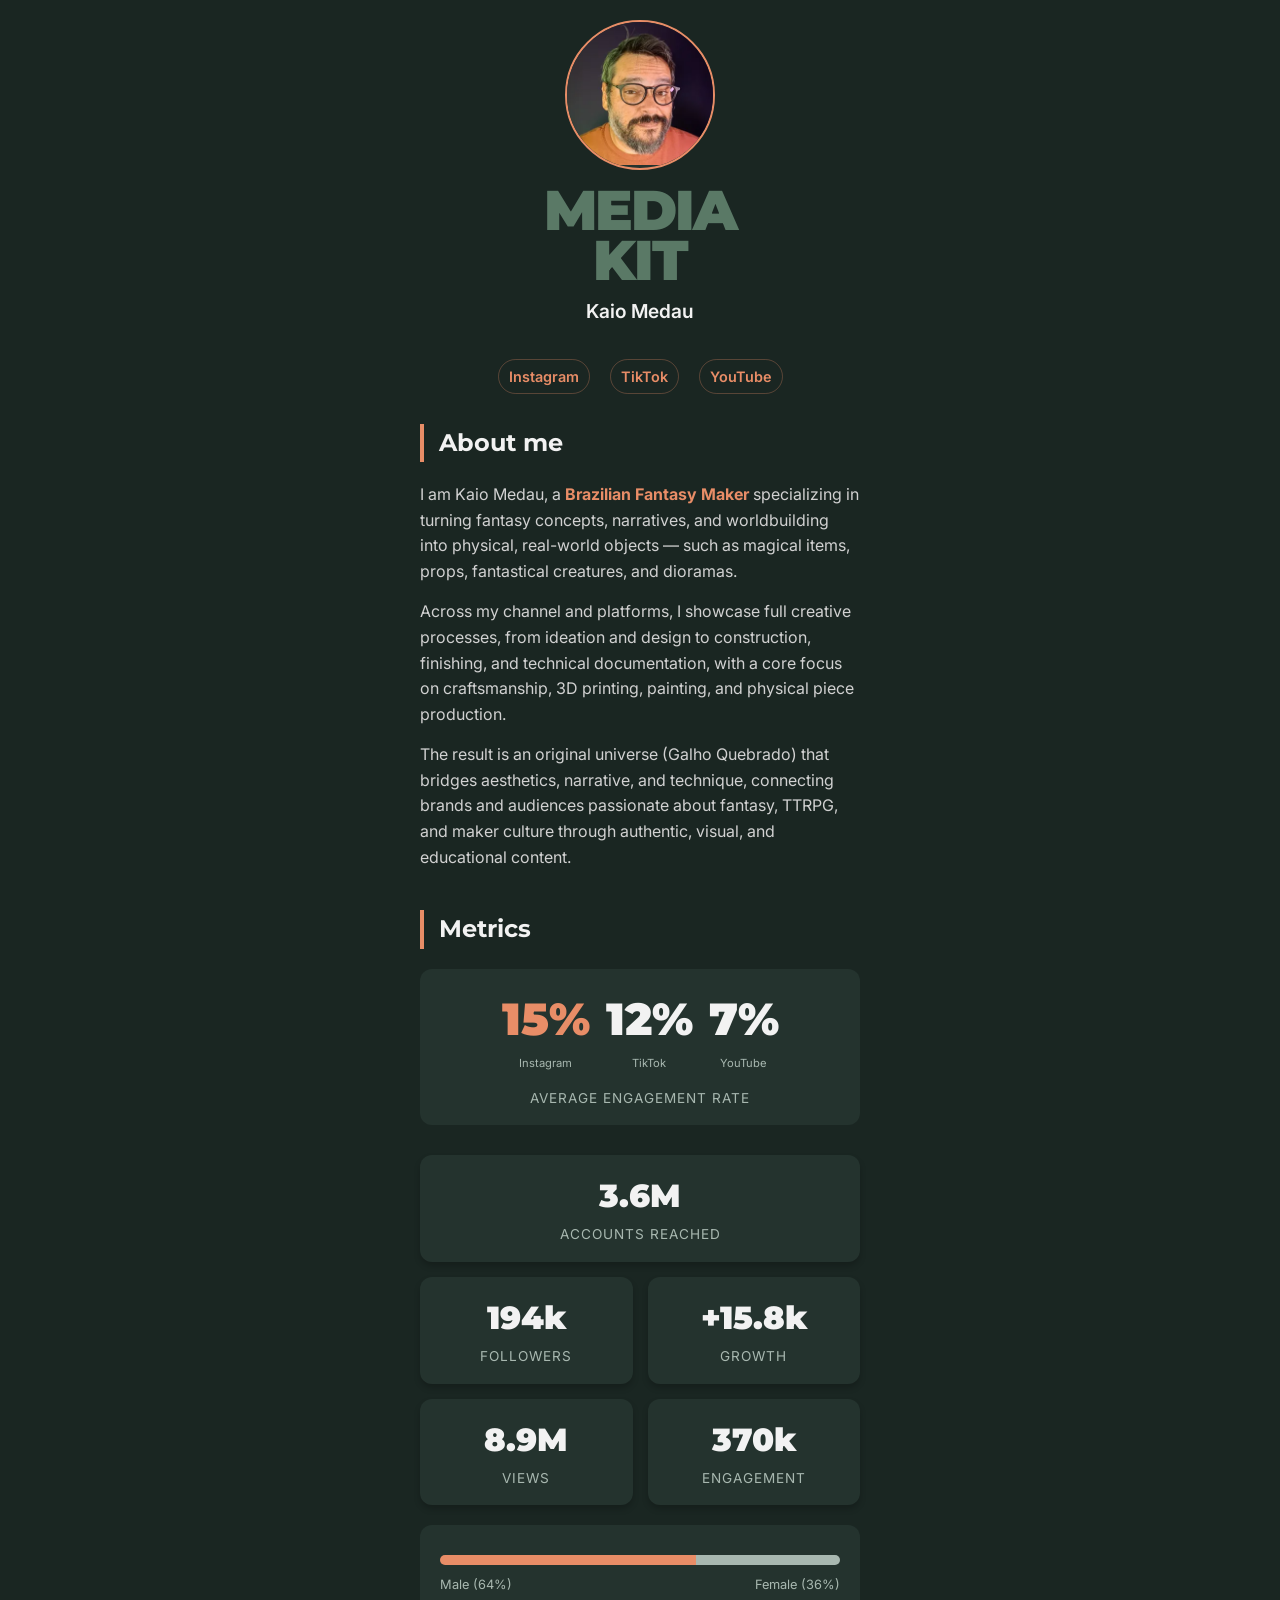
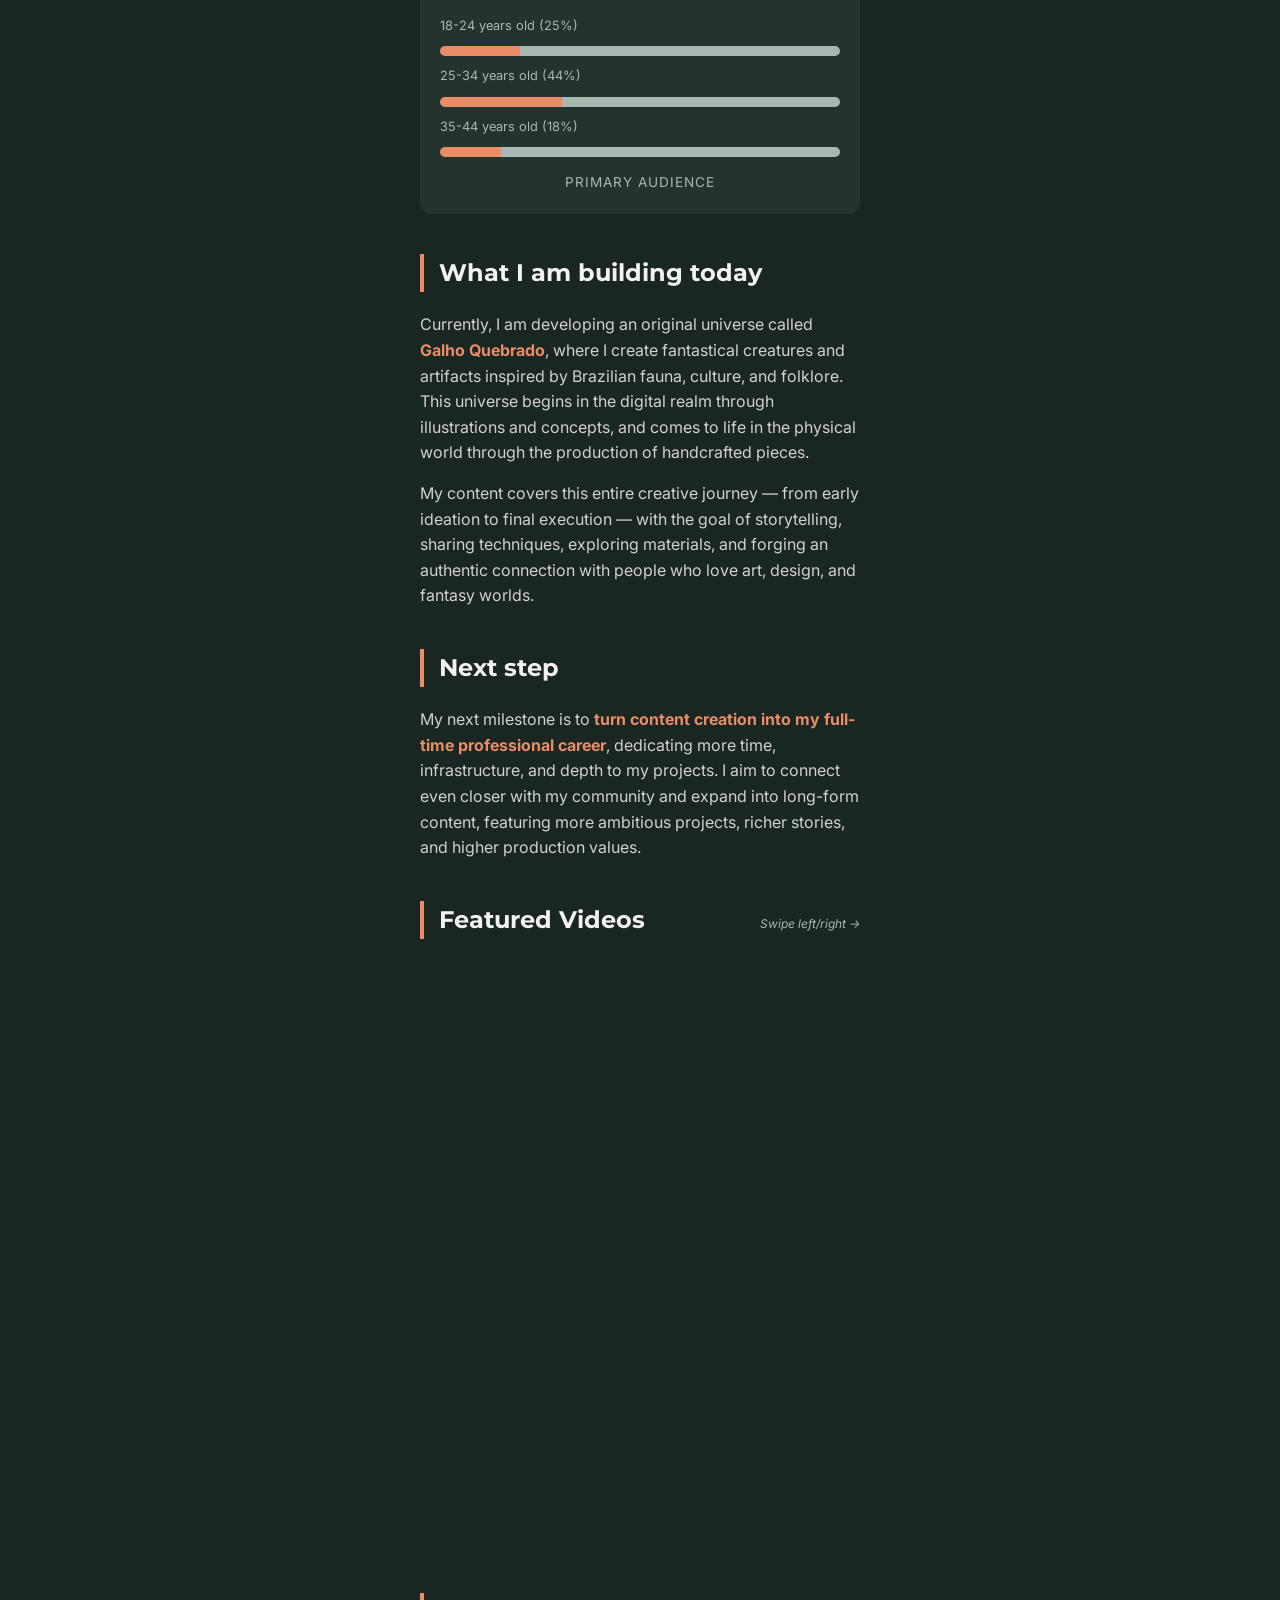
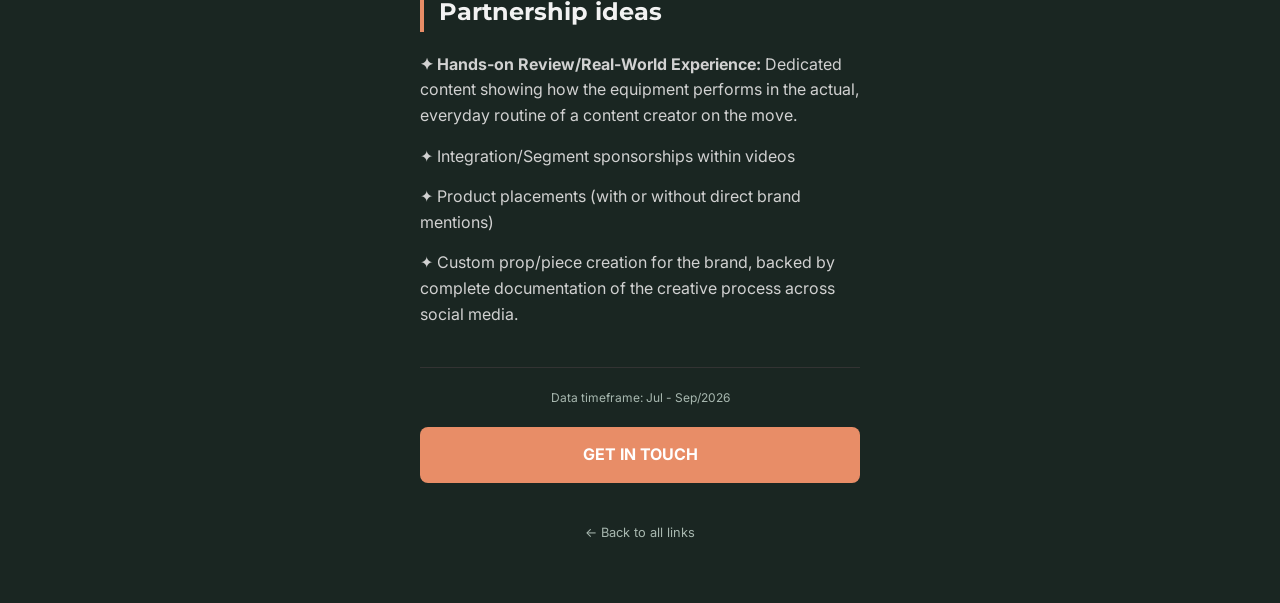
<file: media-kit-en/index.html>
<!doctype html>
<html lang="en">
  <head>
    <meta charset="UTF-8" />
    <meta name="viewport" content="width=device-width, initial-scale=1.0" />
    <title>Media Kit - Kaio Medau</title>
    <meta
      name="description"
      content="Media kit of Kaio Medau, content creator focused on art, design, and original universes. Explore metrics, audience demographics, and partnership opportunities."
    />

    <link rel="preconnect" href="https://fonts.googleapis.com" />
    <link rel="preconnect" href="https://fonts.gstatic.com" crossorigin />
    <link
      href="https://fonts.googleapis.com/css2?family=Inter:wght@300;400;600&family=Montserrat:wght@700;900&display=swap"
      rel="stylesheet"
    />

    <script
      async
      src="https://www.googletagmanager.com/gtag/js?id=G-7BJPHZVT6F"
    ></script>
    <script defer>
      window.dataLayer = window.dataLayer || [];
      function gtag() {
        dataLayer.push(arguments);
      }
      gtag("js", new Date());
      gtag("config", "G-7BJPHZVT6F");
    </script>

    <style>
      :root {
        --bg-color: #1a2622;
        --card-bg: #24332e;
        --text-main: #f2f2f2;
        --text-muted: #a8b8b0;
        --accent-orange: #e88d67;
        --accent-dark-orange: #b2682d;
        --accent-green: #6b8e78;
      }

      * {
        box-sizing: border-box;
        margin: 0;
        padding: 0;
      }

      body {
        font-family: "Inter", sans-serif;
        background-color: var(--bg-color);
        color: var(--text-main);
        line-height: 1.6;
        padding-bottom: 40px;
      }

      .container {
        max-width: 480px;
        margin: 0 auto;
        padding: 20px;
      }

      /* --- HEADER & PERFIL --- */
      header {
        text-align: center;
        margin-bottom: 30px;
      }

      .profile-img-placeholder {
        width: 150px;
        height: 150px;
        background-color: var(--card-bg);
        border: 2px solid var(--accent-orange);
        border-radius: 50%;
        margin: 0 auto 15px;
        display: flex;
        align-items: center;
        justify-content: center;
        font-size: 0.8rem;
        color: var(--text-muted);
        overflow: hidden;
      }

      .profile-img-placeholder img {
        width: 100%;
        height: 100%;
        object-fit: cover;
      }

      h1 {
        font-family: "Montserrat", sans-serif;
        font-weight: 900;
        font-size: 3.5rem;
        line-height: 0.9;
        color: var(--accent-green);
        opacity: 0.8;
        margin-bottom: 10px;
        text-transform: uppercase;
        letter-spacing: -2px;
      }

      .subtitle {
        font-size: 1.2rem;
        font-weight: 600;
      }

      /* --- LINKS SOCIAIS --- */
      .social-row {
        display: flex;
        justify-content: center;
        gap: 20px;
        margin-bottom: 10px;
        margin-top: 32px;
      }

      .social-link {
        color: var(--accent-orange);
        font-weight: 600;
        text-decoration: none;
        font-size: 0.9rem;
        padding: 5px 10px;
        border: 1px solid rgba(232, 141, 103, 0.3);
        border-radius: 20px;
        transition: all 0.2s ease;
      }

      .social-link:hover {
        background-color: var(--accent-orange);
        color: var(--bg-color);
      }

      .email {
        font-size: 0.9rem;
        color: var(--text-muted);
        text-decoration: none;
        display: block;
        margin-bottom: 15px;
      }

      /* --- CONTEÚDO --- */
      section {
        margin-bottom: 40px;
      }

      h2 {
        font-family: "Montserrat", sans-serif;
        font-size: 1.5rem;
        color: var(--text-main);
        border-left: 4px solid var(--accent-orange);
        padding-left: 15px;
        margin-bottom: 20px;
      }

      p {
        margin-bottom: 15px;
        font-size: 1rem;
        color: #d1d1d1;
      }

      /* --- STATS --- */
      .stats-grid {
        display: grid;
        grid-template-columns: 1fr 1fr;
        gap: 15px;
        margin-bottom: 20px;
      }

      .stat-card {
        background-color: var(--card-bg);
        padding: 15px;
        border-radius: 12px;
        text-align: center;
        box-shadow: 0 4px 6px rgba(0, 0, 0, 0.2);
      }

      .stat-card.full-width {
        grid-column: span 2;
      }

      .stat-number {
        display: block;
        font-family: "Montserrat", sans-serif;
        font-weight: 900;
        font-size: 2rem;
        color: var(--text-main);
      }

      .stat-label {
        font-size: 0.85rem;
        color: var(--text-muted);
        text-transform: uppercase;
        letter-spacing: 1px;
      }

      .highlight {
        color: var(--accent-orange);
      }

      .super {
        font-size: 2.8rem;
      }

      /* --- ENGAJAMENTO --- */
      .engagement-wrap {
        background: var(--card-bg);
        padding: 15px;
        border-radius: 12px;
        margin-bottom: 30px;
        text-align: center;
      }
      .engagement-row {
        display: inline-flex;
        justify-content: center;
        gap: 16px;
      }

      .eng-item {
        text-align: center;
      }
      .eng-val {
        font-weight: bold;
        font-size: 1.2rem;
        color: var(--accent-orange);
      }
      .eng-label {
        font-size: 0.7rem;
        color: var(--text-muted);
      }

      /* --- DEMOGRAFIA --- */
      .demographics {
        background: var(--card-bg);
        padding: 20px;
        border-radius: 12px;
        margin-top: 20px;
      }

      .demo-bar {
        display: flex;
        height: 10px;
        border-radius: 5px;
        overflow: hidden;
        margin: 10px 0;
      }

      .graph-main {
        background: var(--accent-orange);
      }
      .graph-base {
        background: var(--text-muted);
        width: 100%;
      }

      /* --- RODAPÉ --- */
      .note {
        font-size: 0.75rem;
        color: var(--text-muted);
        text-align: center;
        margin-top: 30px;
        border-top: 1px solid #333;
        padding-top: 20px;
      }

      .note a {
        color: var(--accent-orange);
        text-decoration: none;
      }

      .cta-button {
        display: block;
        width: 100%;
        padding: 15px;
        background-color: var(--accent-orange);
        color: #fff;
        text-align: center;
        text-decoration: none;
        font-weight: bold;
        border-radius: 8px;
        margin-top: 20px;
        text-transform: uppercase;
      }

      .back-link {
        display: block;
        text-align: center;
        margin-top: 40px;
        color: var(--text-muted);
        text-decoration: none;
        font-size: 0.8rem;
      }

      .back-link:hover {
        color: var(--accent-orange);
      }

      /* --- CARROSSEL DE REELS (Atualizado com Rodapé) --- */
      .reels-carousel {
        display: flex;
        overflow-x: auto;
        gap: 16px;
        padding-bottom: 20px;
        scroll-snap-type: x mandatory;
        -webkit-overflow-scrolling: touch;
        content-visibility: auto;
        contain-intrinsic-size: 400px;
        scrollbar-width: none;
        -ms-overflow-style: none;
      }

      .reels-carousel::-webkit-scrollbar {
        display: none;
      }

      .reel-card {
        flex: 0 0 220px;
        background-color: var(--card-bg);
        border-radius: 12px;
        scroll-snap-align: center;
        position: relative;
        overflow: hidden;
        border: 1px solid rgba(255, 255, 255, 0.05);
        text-decoration: none;
        transition: transform 0.2s ease;
        display: flex;
        flex-direction: column;
        cursor: pointer;
      }

      .reel-card:hover {
        transform: translateY(-5px);
        border-color: var(--accent-orange);
      }

      .reel-video-area {
        position: relative;
        width: 100%;
        height: 390px;
        overflow: hidden;
      }

      .reel-thumb {
        width: 100%;
        height: 100%;
        object-fit: cover;
        opacity: 0.8;
        transition: opacity 0.3s;
      }

      .reel-card:hover .reel-thumb {
        opacity: 0.4;
      }

      .play-overlay {
        position: absolute;
        top: 50%;
        left: 50%;
        transform: translate(-50%, -50%);
        width: 50px;
        height: 50px;
        background: rgba(232, 141, 103, 0.9);
        border-radius: 50%;
        display: flex;
        align-items: center;
        justify-content: center;
        box-shadow: 0 4px 10px rgba(0, 0, 0, 0.5);
      }

      .play-icon {
        width: 0;
        height: 0;
        border-top: 8px solid transparent;
        border-bottom: 8px solid transparent;
        border-left: 14px solid #fff;
        margin-left: 4px;
      }

      .reel-info {
        position: absolute;
        bottom: 0;
        left: 0;
        width: 100%;
        padding: 20px 15px 15px;
        background: linear-gradient(to top, rgba(0, 0, 0, 0.95), transparent);
        color: #fff;
      }

      .reel-views {
        font-size: 0.8rem;
        font-weight: 600;
        display: flex;
        align-items: center;
        gap: 5px;
      }

      .reel-title {
        font-size: 0.9rem;
        font-weight: 700;
        line-height: 1.2;
        margin-top: 4px;
        font-family: "Montserrat", sans-serif;
        line-clamp: 2;
        display: -webkit-box;
        -webkit-line-clamp: 2;
        -webkit-box-orient: vertical;
        overflow: hidden;
      }

      .swipe-hint {
        font-size: 0.75rem;
        color: var(--text-muted);
        text-align: right;
        margin-bottom: 10px;
        font-style: italic;
      }

      /* --- NOVO RODAPÉ DE TAGS --- */
      .reel-card-footer {
        padding: 12px 15px;
        background-color: rgba(0, 0, 0, 0.15);
        border-top: 1px solid rgba(255, 255, 255, 0.03);
        display: flex;
        flex-wrap: wrap;
        gap: 6px;
        flex-grow: 1;
        align-content: flex-start;
      }

      .tag-badge {
        font-size: 0.65rem;
        padding: 4px 8px;
        border-radius: 4px;
        background: rgba(255, 255, 255, 0.08);
        border: 1px solid rgba(255, 255, 255, 0.1);
        color: #c4c4c4;
        font-family: "Inter", sans-serif;
        text-transform: uppercase;
        letter-spacing: 0.5px;
        white-space: nowrap;
      }

      .tag-objective {
        background: rgba(107, 142, 120, 0.15);
        border-color: rgba(107, 142, 120, 0.4);
        color: #a1c9b3;
        font-weight: 600;
      }

      .tag-highlight {
        background: rgba(232, 141, 103, 0.1);
        border-color: rgba(232, 141, 103, 0.3);
        color: var(--accent-orange);
        font-weight: 600;
      }

      /* Tag Azul / Teal (Ideal para Resina, Tecnologia, Impressão 3D) */
      .tag-blue {
        background: rgba(92, 136, 145, 0.15);
        border-color: rgba(92, 136, 145, 0.4);
        color: #9bc5cc;
        font-weight: 600;
      }

      /* Tag Roxa / Ametista (Ideal para Magia, RPG, Fantasia) */
      .tag-purple {
        background: rgba(138, 115, 158, 0.15);
        border-color: rgba(138, 115, 158, 0.4);
        color: #c5aedd;
        font-weight: 600;
      }

      /* Tag Dourada / Madeira (Ideal para Materiais, Acabamento, Patrocínio) */
      .tag-gold {
        background: rgba(194, 166, 110, 0.15);
        border-color: rgba(194, 166, 110, 0.4);
        color: #e3cca1;
        font-weight: 600;
      }

      /* --- MODAL DE VÍDEO E LOADER --- */
      .video-modal {
        display: none;
        position: fixed;
        z-index: 1000;
        left: 0;
        top: 0;
        width: 100%;
        height: 100%;
        background-color: rgba(0, 0, 0, 0.9);
        align-items: center;
        justify-content: center;
        backdrop-filter: blur(5px);
      }

      .modal-content {
        position: relative;
        width: 100%;
        max-width: 400px;
        height: 80vh;
        background: #000;
        border-radius: 12px;
        overflow: hidden;
        box-shadow: 0 10px 30px rgba(0, 0, 0, 0.5);
      }

      .close-modal {
        position: absolute;
        top: 10px;
        right: 15px;
        color: #fff;
        font-size: 30px;
        font-weight: bold;
        cursor: pointer;
        z-index: 1001;
        background: rgba(0, 0, 0, 0.5);
        width: 40px;
        height: 40px;
        border-radius: 50%;
        display: flex;
        align-items: center;
        justify-content: center;
        line-height: 1;
      }

      .modal-content iframe {
        width: 100%;
        height: 100%;
        border: none;
      }

      .loader {
        border: 4px solid rgba(255, 255, 255, 0.1);
        border-left-color: var(--accent-orange);
        border-radius: 50%;
        width: 40px;
        height: 40px;
        animation: spin 1s linear infinite;
        position: absolute;
        top: 50%;
        left: 50%;
        margin-top: -20px;
        margin-left: -20px;
        z-index: 999;
      }

      @keyframes spin {
        to {
          transform: rotate(360deg);
        }
      }

      /* --- BOTÃO SECUNDÁRIO E SANFONA --- */
      .btn-secondary {
        display: block;
        width: 100%;
        padding: 12px;
        background-color: transparent;
        color: var(--accent-orange);
        border: 1px solid var(--accent-orange);
        border-radius: 8px;
        font-family: "Inter", sans-serif;
        font-weight: 600;
        text-align: center;
        text-transform: uppercase;
        cursor: pointer;
        transition: all 0.2s ease;
        margin-top: 25px;
      }

      .btn-secondary:hover {
        background-color: rgba(232, 141, 103, 0.1);
      }

      .accordion-content {
        max-height: 0;
        overflow: hidden;
        transition:
          max-height 0.4s ease-in-out,
          opacity 0.4s ease-in-out;
        opacity: 0;
      }

      .accordion-content.open {
        max-height: 1200px;
        opacity: 1;
      }

      .accordion-inner {
        padding-top: 20px;
      }

      .history-list {
        list-style: none;
        font-size: 0.85rem;
        color: var(--text-muted);
      }

      .history-list li {
        display: flex;
        justify-content: space-between;
        padding: 8px 0;
        border-bottom: 1px solid rgba(255, 255, 255, 0.05);
      }

      .history-list li:last-child {
        border-bottom: none;
      }
    </style>
  </head>
  <body>
    <main class="container" id="main-content">
      <header>
        <div class="profile-img-placeholder">
          <picture>
            <source
              srcset="
                ../images/kaio-medau-media_kit-v2@x2.webp 2x,
                ../images/kaio-medau-media_kit-v2@x3.webp 3x
              "
              type="image/webp"
            />
            <img
              alt="Kaio Medau profile picture - Media Kit"
              src="../images/kaio-medau-media_kit-v2.webp"
              loading="eager"
              decoding="sync"
            />
          </picture>
        </div>

        <h1>Media<br />Kit</h1>
        <div class="subtitle">Kaio Medau</div>

        <div class="social-row">
          <a
            href="https://instagram.com/KaioMedau"
            class="social-link"
            target="_blank"
            >Instagram</a
          >
          <a
            href="https://tiktok.com/@KaioMedau"
            class="social-link"
            target="_blank"
            >TikTok</a
          >
          <a
            href="https://youtube.com/@KaioMedau"
            class="social-link"
            target="_blank"
            >YouTube</a
          >
        </div>
      </header>

      <section id="sobre">
        <h2>About me</h2>
        <p>
          I am Kaio Medau, a
          <strong class="highlight">Brazilian Fantasy Maker</strong>
          specializing in turning fantasy concepts, narratives, and
          worldbuilding into physical, real-world objects — such as magical
          items, props, fantastical creatures, and dioramas.
        </p>

        <p>
          Across my channel and platforms, I showcase full creative processes,
          from ideation and design to construction, finishing, and technical
          documentation, with a core focus on craftsmanship, 3D printing,
          painting, and physical piece production.
        </p>

        <p>
          The result is an original universe (Galho Quebrado) that bridges
          aesthetics, narrative, and technique, connecting brands and audiences
          passionate about fantasy, TTRPG, and maker culture through authentic,
          visual, and educational content.
        </p>
      </section>

      <!-- <section id="proximo-projeto">
        <h2>NEXT PROJECT: <br />Maker Immersion in China 🇨🇳</h2>
        <p>
          At the end of August, I will be bringing the Maker universe
          perspective to China on a 30-day journey. The content will focus on
          capturing local tools, the hunt for exotic art supplies, and ancient
          visual patterns and architecture in a deeply human and authentic way.
          This is a unique opportunity for audiovisual brands to showcase their
          equipment in practice, through the daily life of a solo creator.
        </p>
      </section> -->

      <section id="dados">
        <h2>Metrics</h2>
        <div class="engagement-wrap">
          <div class="engagement-row">
            <div class="eng-item">
              <div class="stat-number highlight super">15%</div>
              <div class="eng-label">Instagram</div>
            </div>
            <div class="eng-item">
              <div class="stat-number super">12%</div>
              <div class="eng-label">TikTok</div>
            </div>
            <div class="eng-item">
              <div class="stat-number super">7%</div>
              <div class="eng-label">YouTube</div>
            </div>
          </div>
          <span
            style="display: flex; margin-top: 15px; justify-content: center"
            class="stat-label"
            >Average Engagement Rate</span
          >
        </div>

        <div class="stats-grid">
          <div class="stat-card full-width">
            <span class="stat-number">3.6M</span>
            <span class="stat-label">Accounts Reached</span>
          </div>
          <div class="stat-card">
            <span class="stat-number">194k</span>
            <span class="stat-label">Followers</span>
          </div>
          <div class="stat-card">
            <span class="stat-number">+15.8k</span>
            <span class="stat-label">Growth</span>
          </div>
          <div class="stat-card">
            <span class="stat-number">8.9M</span>
            <span class="stat-label">Views</span>
          </div>
          <div class="stat-card">
            <span class="stat-number">370k</span>
            <span class="stat-label">Engagement</span>
          </div>
        </div>

        <div class="demographics">
          <div class="demo-bar">
            <div style="width: 64%" class="graph-main"></div>
            <div style="width: 36%" class="graph-base"></div>
          </div>
          <div
            style="
              display: flex;
              justify-content: space-between;
              font-size: 0.8rem;
              color: var(--text-muted);
            "
          >
            <span>Male (64%)</span>
            <span>Female (36%)</span>
          </div>

          <div
            id="demographics-age"
            style="font-size: 0.8rem; color: var(--text-muted)"
          >
            <div style="margin-top: 20px">
              <span>18-24 years old (25%)</span>
              <div class="demo-bar">
                <div style="width: 25%" class="graph-main"></div>
                <div class="graph-base"></div>
              </div>
              <span>25-34 years old (44%)</span>
              <div class="demo-bar">
                <div style="width: 44%" class="graph-main"></div>
                <div class="graph-base"></div>
              </div>
              <span>35-44 years old (18%)</span>
              <div class="demo-bar">
                <div style="width: 18%" class="graph-main"></div>
                <div class="graph-base"></div>
              </div>
            </div>
          </div>
          <span
            style="display: flex; margin-top: 15px; justify-content: center"
            class="stat-label"
            >Primary Audience</span
          >
        </div>

        <div class="accordion-content" id="history-content">
          <div class="accordion-inner">
            <div class="stats-grid">
              <div class="stat-card">
                <span class="stat-number">42%</span>
                <span class="stat-label">Average Retention</span>
              </div>
              <div class="stat-card">
                <span class="stat-number">112k</span>
                <span class="stat-label">Complete Views</span>
              </div>
            </div>

            <div class="demographics">
              <span
                class="stat-label"
                style="
                  display: flex;
                  justify-content: center;
                  margin-bottom: 15px;
                "
                >Regional Engagement (Top 3)</span
              >
              <div style="font-size: 0.8rem; color: var(--text-muted)">
                <span>São Paulo (38%)</span>
                <div class="demo-bar">
                  <div style="width: 38%" class="graph-main"></div>
                  <div class="graph-base"></div>
                </div>
                <span>Rio de Janeiro (15%)</span>
                <div class="demo-bar">
                  <div style="width: 15%" class="graph-main"></div>
                  <div class="graph-base"></div>
                </div>
                <span>Minas Gerais (11%)</span>
                <div class="demo-bar">
                  <div style="width: 11%" class="graph-main"></div>
                  <div class="graph-base"></div>
                </div>
              </div>
            </div>

            <div class="demographics">
              <span
                class="stat-label"
                style="
                  display: flex;
                  justify-content: center;
                  margin-bottom: 15px;
                "
                >Follower History</span
              >
              <ul class="history-list">
                <li>
                  <span>January 2026</span>
                  <strong style="color: var(--text-main)">148k</strong>
                </li>
                <li>
                  <span>December 2025</span>
                  <strong style="color: var(--text-main)">141k</strong>
                </li>
                <li>
                  <span>November 2025</span>
                  <strong style="color: var(--text-main)">132k</strong>
                </li>
              </ul>
            </div>
          </div>
        </div>
      </section>

      <section id="jornada">
        <h2>What I am building today</h2>
        <p>
          Currently, I am developing an original universe called
          <strong class="highlight">Galho Quebrado</strong>, where I create
          fantastical creatures and artifacts inspired by Brazilian fauna,
          culture, and folklore. This universe begins in the digital realm
          through illustrations and concepts, and comes to life in the physical
          world through the production of handcrafted pieces.
        </p>
        <p>
          My content covers this entire creative journey — from early ideation
          to final execution — with the goal of storytelling, sharing
          techniques, exploring materials, and forging an authentic connection
          with people who love art, design, and fantasy worlds.
        </p>
      </section>

      <section id="proximo-passo">
        <h2>Next step</h2>
        <p>
          My next milestone is to
          <strong class="highlight"
            >turn content creation into my full-time professional career</strong
          >, dedicating more time, infrastructure, and depth to my projects. I
          aim to connect even closer with my community and expand into long-form
          content, featuring more ambitious projects, richer stories, and higher
          production values.
        </p>
      </section>

      <section id="reels">
        <div
          style="
            display: flex;
            justify-content: space-between;
            align-items: baseline;
          "
        >
          <h2>Featured Videos</h2>
          <span class="swipe-hint">Swipe left/right →</span>
        </div>

        <div class="reels-carousel">
          <div class="reel-card" onclick="openReel('DBZaVKJvRnr')">
            <div class="reel-video-area">
              <img
                src="../images/reels/varinha-magica-parana-480.webp"
                srcset="
                  ../images/reels/varinha-magica-parana-320.webp 320w,
                  ../images/reels/varinha-magica-parana-480.webp 480w,
                  ../images/reels/varinha-magica-parana-720.webp 720w
                "
                sizes="220px"
                fetchpriority="high"
                decoding="async"
                alt="Story of the magic wand from Paraná"
                class="reel-thumb"
              />
              <div class="play-overlay"><div class="play-icon"></div></div>
              <div class="reel-info">
                <div class="reel-views">👁️ 797k views</div>
                <div class="reel-title">
                  Story of the magic wand from Paraná
                </div>
              </div>
            </div>
            <div class="reel-card-footer">
              <span class="tag-badge tag-objective">Lore • Worldbuilding</span>
              <span class="tag-badge">Original Universe</span>
              <span class="tag-badge">2D Illustration</span>
              <span class="tag-badge">Storytelling</span>
            </div>
          </div>

          <div class="reel-card" onclick="openReel('DM3TorFv_Z0')">
            <div class="reel-video-area">
              <img
                src="../images/reels/thumb-desenho-virou-bonequinho-480.webp"
                loading="lazy"
                decoding="async"
                alt="I turned my nephew's drawing into a custom action figure to give to him as a gift."
                class="reel-thumb"
              />
              <div class="play-overlay"><div class="play-icon"></div></div>
              <div class="reel-info">
                <div class="reel-views">👁️ 330k views</div>
                <div class="reel-title">The drawing became a toy</div>
              </div>
            </div>
            <div class="reel-card-footer">
              <span class="tag-badge tag-objective">Creative Process</span>
              <span class="tag-badge">3D Modeling</span>
              <span class="tag-badge">3D Printing • Resin</span>
              <span class="tag-badge">Miniature Painting</span>
            </div>
          </div>

          <div class="reel-card" onclick="openReel('DVJNxahETKh')">
            <div class="reel-video-area">
              <img
                src="../images/reels/thumb-mascara-customizada-480.webp"
                loading="lazy"
                decoding="async"
                alt="I created a mask to inspire a magical cabin."
                class="reel-thumb"
              />
              <div class="play-overlay"><div class="play-icon"></div></div>
              <div class="reel-info">
                <div class="reel-views">👁️ 6.5k views</div>
                <div class="reel-title">A mask to inspire a cabin</div>
              </div>
            </div>
            <div class="reel-card-footer">
              <span class="tag-badge tag-objective">Creative Process</span>
              <span class="tag-badge">3D Modeling</span>
              <span class="tag-badge">3D Printing • Filament</span>
              <span class="tag-badge">Wearable Prop</span>
              <span class="tag-badge">Painting</span>
            </div>
          </div>

          <div class="reel-card" onclick="openReel('DQWvy6Rjo4E')">
            <div class="reel-video-area">
              <img
                src="../images/reels/thumb-pintura-varinha-centro-oeste-480.webp"
                loading="lazy"
                decoding="async"
                alt="The painting of the magic wand from the Midwest is ready. Come check out the result!"
                class="reel-thumb"
              />
              <div class="play-overlay"><div class="play-icon"></div></div>
              <div class="reel-info">
                <div class="reel-views">👁️ 9.4k views</div>
                <div class="reel-title">Midwest wand painting process</div>
              </div>
            </div>
            <div class="reel-card-footer">
              <span class="tag-badge tag-objective">Item • Worldbuilding</span>
              <span class="tag-badge">Collectible Object</span>
              <span class="tag-badge">Epoxy Resin</span>
              <span class="tag-badge">Prop Painting</span>
            </div>
          </div>

          <div class="reel-card" onclick="openReel('DO64alNCcv7')">
            <div class="reel-video-area">
              <img
                src="../images/reels/thumb-manutencao-impressora-3d-480.webp"
                loading="lazy"
                decoding="async"
                alt="Time to do maintenance on my 3D printer"
                class="reel-thumb"
              />
              <div class="play-overlay"><div class="play-icon"></div></div>
              <div class="reel-info">
                <div class="reel-views">👁️ 56.2k views</div>
                <div class="reel-title">3D printer maintenance</div>
              </div>
            </div>
            <div class="reel-card-footer">
              <span class="tag-badge tag-objective"
                >Behind the Scenes • Tips</span
              >
              <span class="tag-badge">3D Printing • Filament</span>
              <span class="tag-badge">Equipment Care</span>
              <span class="tag-badge">Consequences</span>
            </div>
          </div>
        </div>
      </section>

      <section id="parcerias">
        <h2>Partnership ideas</h2>
        <!-- <p>
          <strong>✦ Travel Vlog/Daily Maker in China:</strong> Organic
          integration of equipment into daily vlogs, showcasing image quality
          (high definition, textures, and colors) and on-the-go shooting
          capabilities (portability and stabilization).
        </p> -->
        <p>
          <strong>✦ Hands-on Review/Real-World Experience:</strong> Dedicated
          content showing how the equipment performs in the actual, everyday
          routine of a content creator on the move.
        </p>
        <p>✦ Integration/Segment sponsorships within videos</p>
        <p>✦ Product placements (with or without direct brand mentions)</p>
        <p>
          ✦ Custom prop/piece creation for the brand, backed by complete
          documentation of the creative process across social media.
        </p>
      </section>

      <div id="reelModal" class="video-modal" onclick="closeReel()">
        <div class="modal-content" onclick="event.stopPropagation()">
          <span class="close-modal" onclick="closeReel()">&times;</span>
          <div id="modalLoader" class="loader"></div>
          <div id="iframeContainer" style="width: 100%; height: 100%"></div>
        </div>
      </div>

      <div class="note">Data timeframe: Jul - Sep/2026<br /></div>

      <a href="mailto:kaio@galhoquebrado.com.br" class="cta-button"
        >Get in Touch</a
      >

      <a href="/" class="back-link">← Back to all links</a>
    </main>

    <script>
      function openReel(reelId) {
        const modal = document.getElementById("reelModal");
        const container = document.getElementById("iframeContainer");
        const loader = document.getElementById("modalLoader");

        loader.style.display = "block";

        container.innerHTML = `
        <iframe 
          src="https://www.instagram.com/reel/${reelId}/embed" 
          frameborder="0" 
          allowfullscreen 
          scrolling="no"
          onload="document.getElementById('modalLoader').style.display='none';"
          allow="autoplay; clipboard-write; encrypted-media; picture-in-picture; web-share">
        </iframe>
      `;

        modal.style.display = "flex";
        document.body.style.overflow = "hidden";
      }

      function closeReel() {
        const modal = document.getElementById("reelModal");
        const container = document.getElementById("iframeContainer");

        modal.style.display = "none";
        container.innerHTML = "";
        document.body.style.overflow = "auto";
      }

      function toggleHistory() {
        const content = document.getElementById("history-content");
        const btn = document.getElementById("btn-history");

        content.classList.toggle("open");

        if (content.classList.contains("open")) {
          btn.innerHTML = "Hide History ▴";
        } else {
          btn.innerHTML = "Data History ▾";
        }
      }
    </script>
  </body>
</html>
</file>
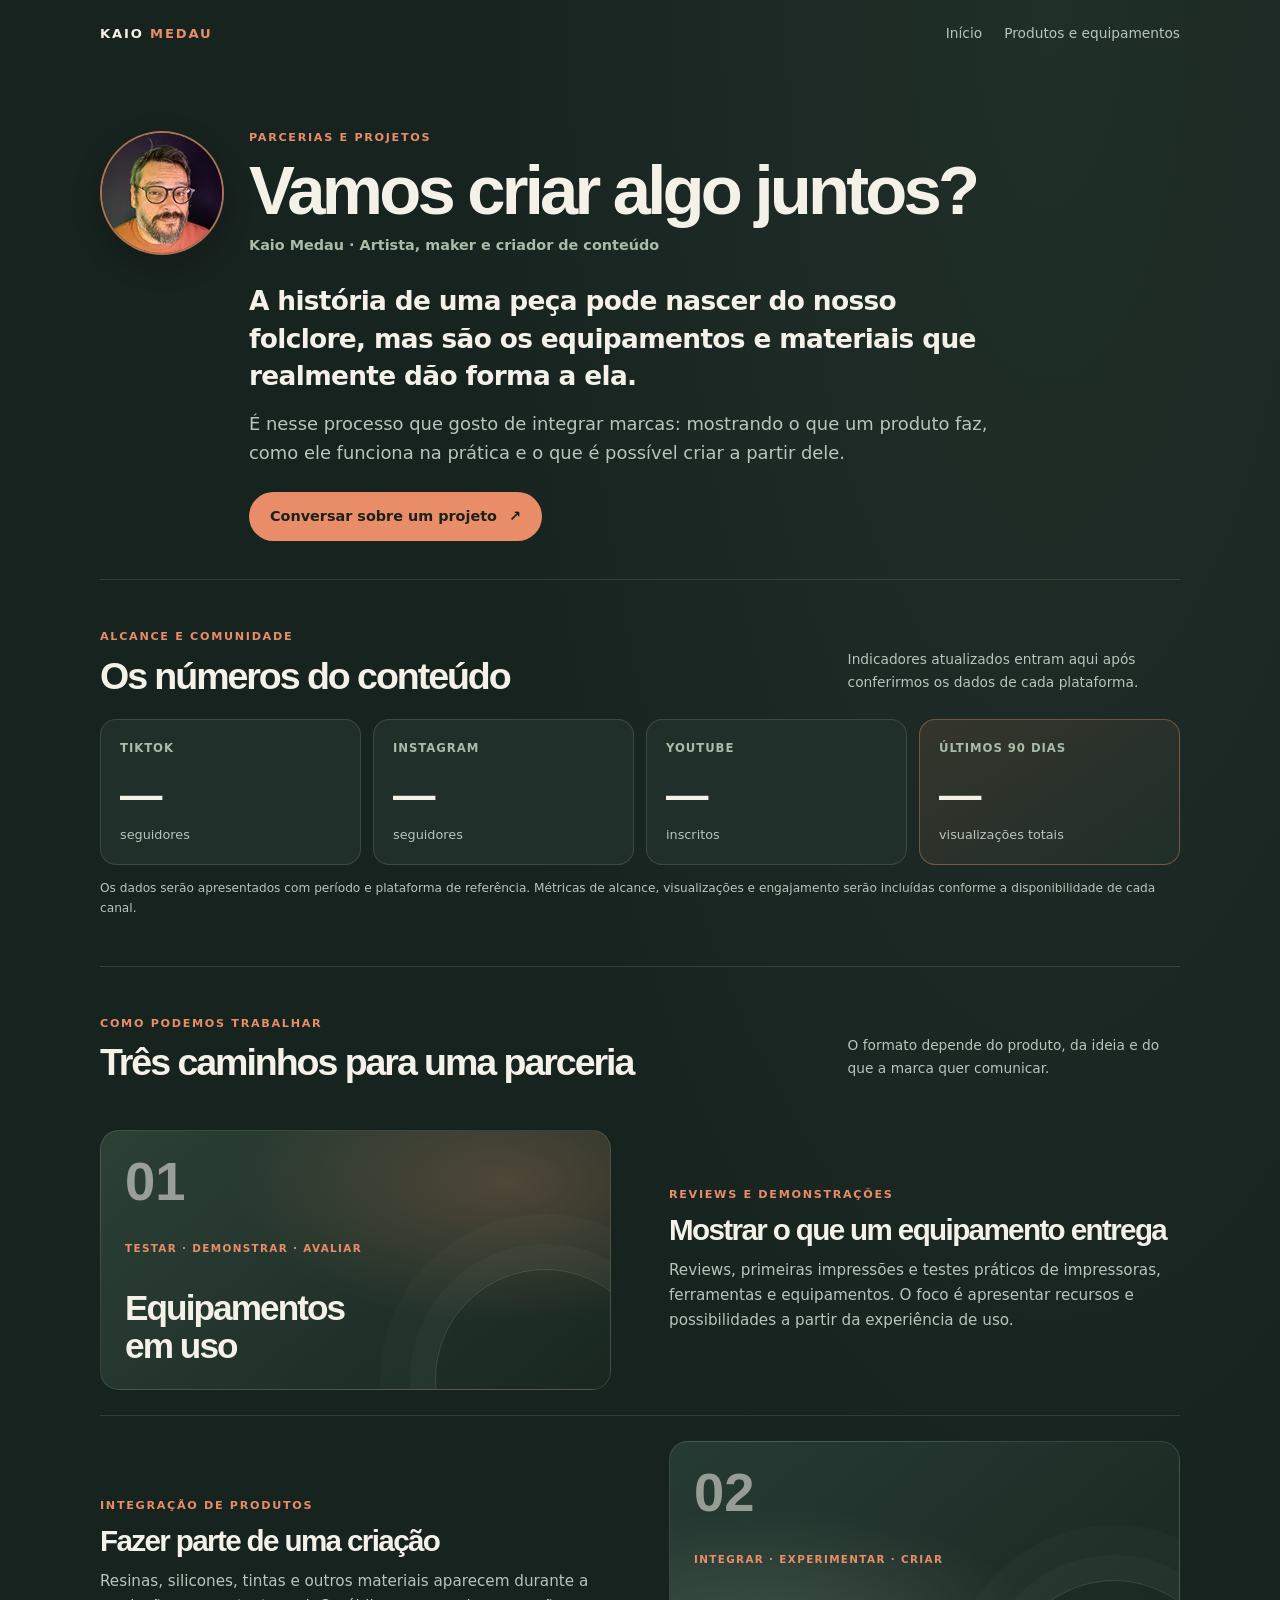
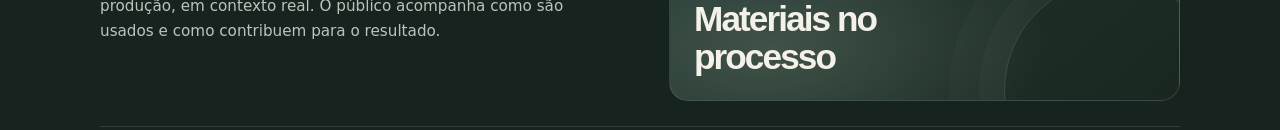
<file: media-kit/index.html>
<!doctype html><html lang="pt-BR"><head><meta charset="utf-8"><meta http-equiv="refresh" content="0;url=/parcerias/"><link rel="canonical" href="https://kaiomedau.com.br/parcerias/"><meta name="robots" content="noindex,follow"><title>Parcerias — Kaio Medau</title></head><body><p>O media kit agora está na página de <a href="/parcerias/">Parcerias</a>.</p></body></html>
</file>
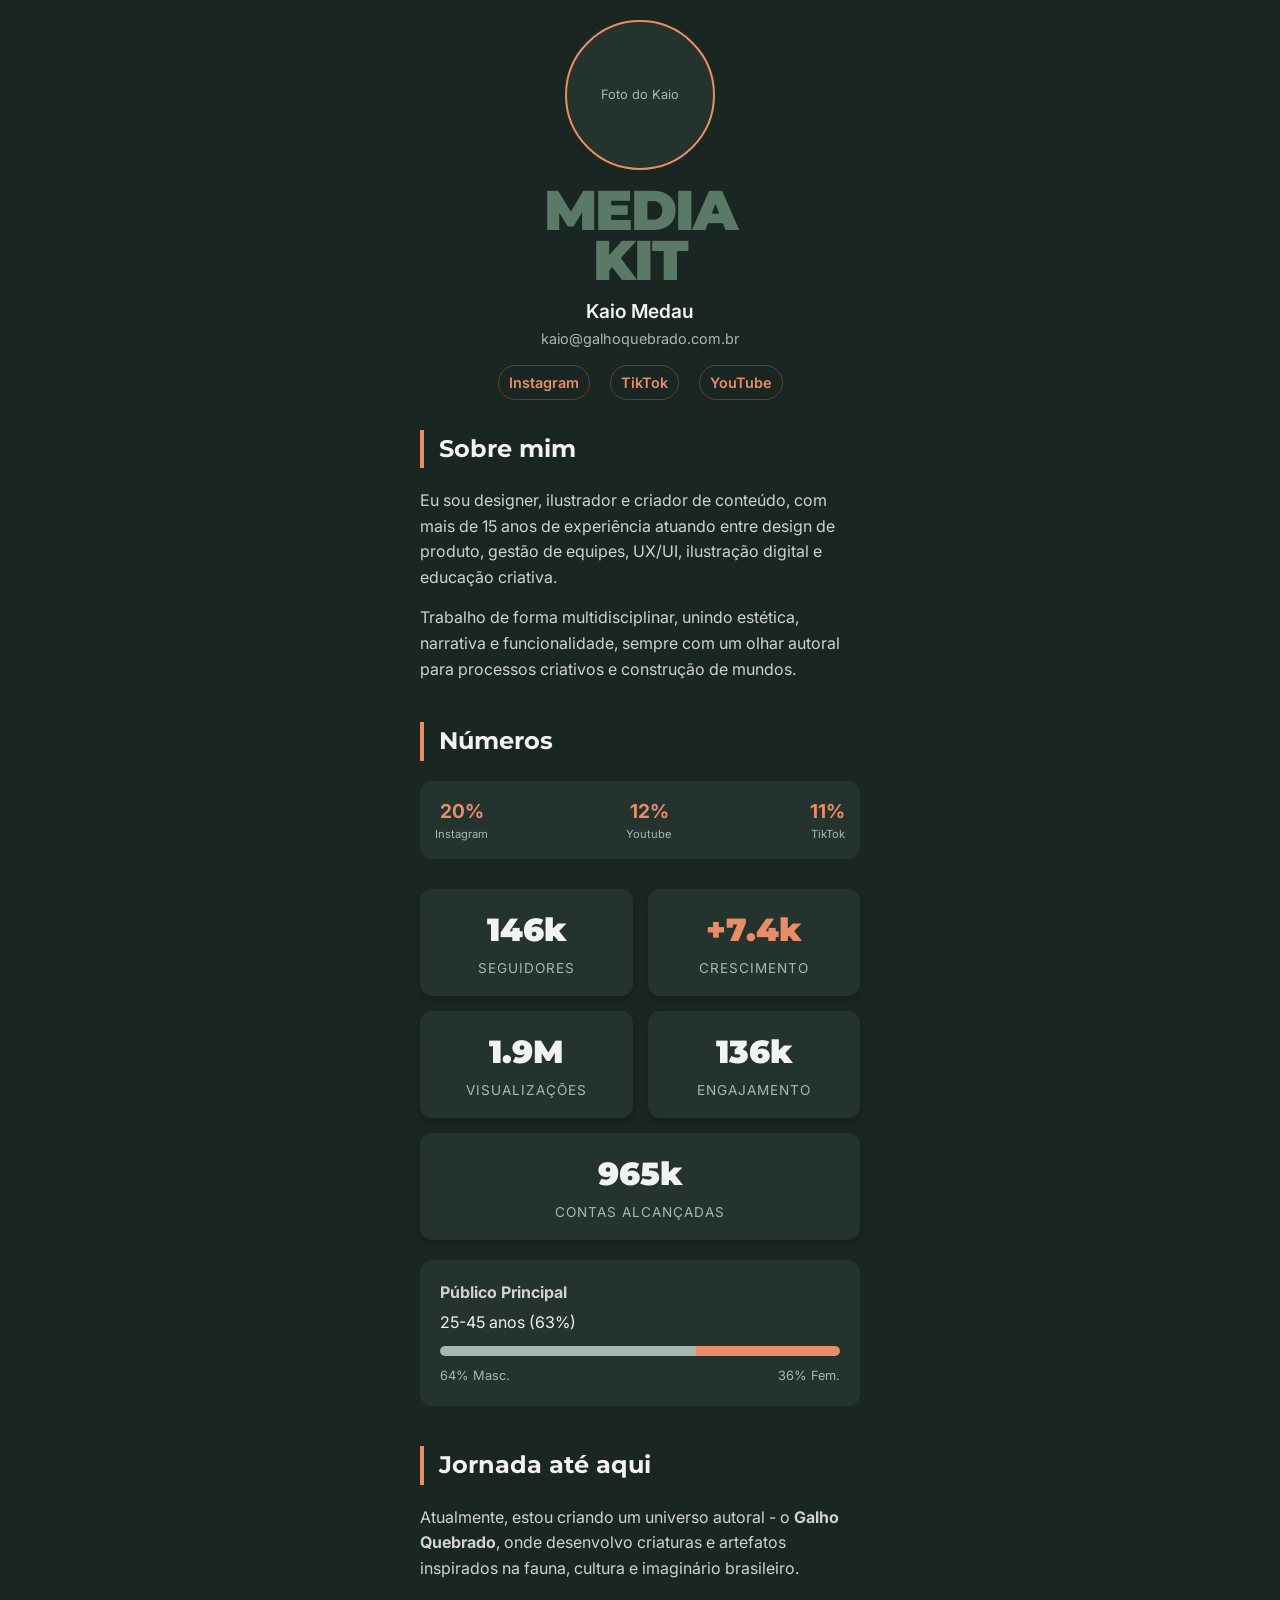
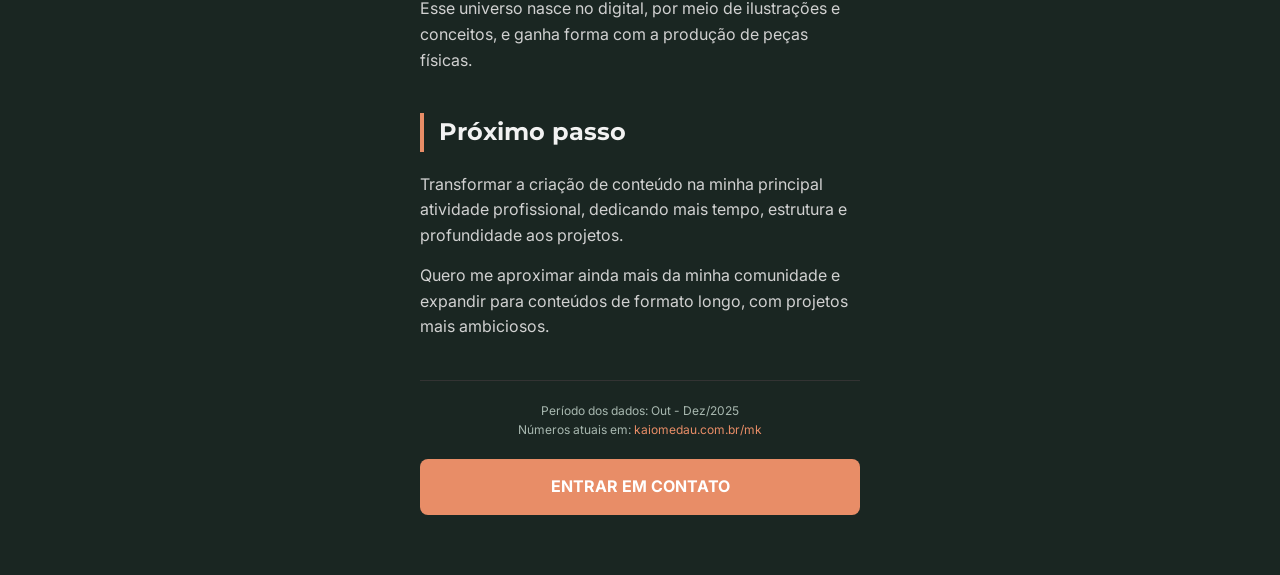
<file: mk/index.html>
<!DOCTYPE html>
<html lang="pt-br">
<head>
    <meta charset="UTF-8">
    <meta name="viewport" content="width=device-width, initial-scale=1.0">
    <title>Media Kit - Kaio Medau</title>
    
    <link rel="preconnect" href="https://fonts.googleapis.com">
    <link rel="preconnect" href="https://fonts.gstatic.com" crossorigin>
    <link href="https://fonts.googleapis.com/css2?family=Inter:wght@300;400;600&family=Montserrat:wght@700;900&display=swap" rel="stylesheet">

    <style>
        :root {
            /* Paleta de Cores inspirada no PDF */
            --bg-color: #1A2622;
            --card-bg: #24332E;
            --text-main: #F2F2F2;
            --text-muted: #A8B8B0;
            --accent-orange: #E88D67;
            --accent-green: #6B8E78;
        }

        * {
            box-sizing: border-box;
            margin: 0;
            padding: 0;
        }

        body {
            font-family: 'Inter', sans-serif;
            background-color: var(--bg-color);
            color: var(--text-main);
            line-height: 1.6;
            padding-bottom: 40px;
        }

        .container {
            max-width: 480px;
            margin: 0 auto;
            padding: 20px;
        }

        /* --- HEADER & PERFIL --- */
        header {
            text-align: center;
            margin-bottom: 30px;
        }

        .profile-img-placeholder {
            width: 150px;
            height: 150px;
            background-color: var(--card-bg);
            border: 2px solid var(--accent-orange);
            border-radius: 50%;
            margin: 0 auto 15px;
            display: flex;
            align-items: center;
            justify-content: center;
            font-size: 0.8rem;
            color: var(--text-muted);
            overflow: hidden;
        }
        
        /* Se você tiver a imagem, descomente a tag img no HTML */
        .profile-img-placeholder img {
            width: 100%;
            height: 100%;
            object-fit: cover;
        }

        h1 {
            font-family: 'Montserrat', sans-serif;
            font-weight: 900;
            font-size: 3.5rem;
            line-height: 0.9;
            color: var(--accent-green);
            opacity: 0.8;
            margin-bottom: 10px;
            text-transform: uppercase;
            letter-spacing: -2px;
        }

        .subtitle {
            font-size: 1.2rem;
            font-weight: 600;
        }

        /* --- NOVOS LINKS SOCIAIS --- */
        .social-row {
            display: flex;
            justify-content: center;
            gap: 20px; /* Espaço entre os links */
            margin-bottom: 10px;
        }

        .social-link {
            color: var(--accent-orange);
            font-weight: 600;
            text-decoration: none;
            font-size: 0.9rem;
            padding: 5px 10px;
            border: 1px solid rgba(232, 141, 103, 0.3); /* Borda sutil */
            border-radius: 20px;
            transition: all 0.2s ease;
        }

        .social-link:hover {
            background-color: var(--accent-orange);
            color: var(--bg-color);
        }

        .email {
            font-size: 0.9rem;
            color: var(--text-muted);
            text-decoration: none;
            display: block;
            margin-bottom: 15px;
        }

        /* --- CONTEÚDO --- */
        section {
            margin-bottom: 40px;
        }

        h2 {
            font-family: 'Montserrat', sans-serif;
            font-size: 1.5rem;
            color: var(--text-main);
            border-left: 4px solid var(--accent-orange);
            padding-left: 15px;
            margin-bottom: 20px;
        }

        p {
            margin-bottom: 15px;
            font-size: 1rem;
            color: #d1d1d1;
        }

        /* --- STATS --- */
        .stats-grid {
            display: grid;
            grid-template-columns: 1fr 1fr;
            gap: 15px;
            margin-bottom: 20px;
        }

        .stat-card {
            background-color: var(--card-bg);
            padding: 15px;
            border-radius: 12px;
            text-align: center;
            box-shadow: 0 4px 6px rgba(0,0,0,0.2);
        }

        .stat-card.full-width {
            grid-column: span 2;
        }

        .stat-number {
            display: block;
            font-family: 'Montserrat', sans-serif;
            font-weight: 900;
            font-size: 2rem;
            color: var(--text-main);
        }

        .stat-label {
            font-size: 0.85rem;
            color: var(--text-muted);
            text-transform: uppercase;
            letter-spacing: 1px;
        }

        .highlight {
            color: var(--accent-orange);
        }

        /* --- ENGAJAMENTO --- */
        .engagement-row {
            display: flex;
            justify-content: space-between;
            margin-bottom: 30px;
            background: var(--card-bg);
            padding: 15px;
            border-radius: 12px;
        }
        
        .eng-item { text-align: center; }
        .eng-val { font-weight: bold; font-size: 1.2rem; color: var(--accent-orange); }
        .eng-label { font-size: 0.7rem; color: var(--text-muted); }

        /* --- DEMOGRAFIA --- */
        .demographics {
            background: var(--card-bg);
            padding: 20px;
            border-radius: 12px;
            margin-top: 20px;
        }

        .demo-bar {
            display: flex;
            height: 10px;
            border-radius: 5px;
            overflow: hidden;
            margin: 10px 0;
        }
        
        .male { background: var(--text-muted); width: 64%; }
        .female { background: var(--accent-orange); width: 36%; }

        /* --- RODAPÉ --- */
        .note {
            font-size: 0.75rem;
            color: var(--text-muted);
            text-align: center;
            margin-top: 30px;
            border-top: 1px solid #333;
            padding-top: 20px;
        }
        
        .note a { color: var(--accent-orange); text-decoration: none; }

        .cta-button {
            display: block;
            width: 100%;
            padding: 15px;
            background-color: var(--accent-orange);
            color: #fff;
            text-align: center;
            text-decoration: none;
            font-weight: bold;
            border-radius: 8px;
            margin-top: 20px;
            text-transform: uppercase;
        }
    </style>
</head>
<body>

    <div class="container">
        <header>
            <div class="profile-img-placeholder">
                <span>Foto do Kaio</span>
                </div>
            
            <h1>Media<br>Kit</h1>
            <div class="subtitle">Kaio Medau</div>
            <a href="mailto:kaio@galhoquebrado.com.br" class="email">kaio@galhoquebrado.com.br</a>

            <div class="social-row">
                <a href="https://instagram.com/KaioMedau" class="social-link" target="_blank">Instagram</a>
                <a href="https://tiktok.com/@KaioMedau" class="social-link" target="_blank">TikTok</a>
                <a href="https://youtube.com/@KaioMedau" class="social-link" target="_blank">YouTube</a>
            </div>
        </header>

        <section id="sobre">
            <h2>Sobre mim</h2>
            <p>Eu sou designer, ilustrador e criador de conteúdo, com mais de 15 anos de experiência atuando entre design de produto, gestão de equipes, UX/UI, ilustração digital e educação criativa.</p>
            <p>Trabalho de forma multidisciplinar, unindo estética, narrativa e funcionalidade, sempre com um olhar autoral para processos criativos e construção de mundos.</p>
        </section>

        <section id="dados">
            <h2>Números</h2>
            
            <div class="engagement-row">
                <div class="eng-item">
                    <div class="eng-val">20%</div>
                    <div class="eng-label">Instagram</div>
                </div>
                <div class="eng-item">
                    <div class="eng-val">12%</div>
                    <div class="eng-label">Youtube</div>
                </div>
                <div class="eng-item">
                    <div class="eng-val">11%</div>
                    <div class="eng-label">TikTok</div>
                </div>
            </div>

            <div class="stats-grid">
                <div class="stat-card">
                    <span class="stat-number">146k</span>
                    <span class="stat-label">Seguidores</span>
                </div>
                <div class="stat-card">
                    <span class="stat-number highlight">+7.4k</span>
                    <span class="stat-label">Crescimento</span>
                </div>
                <div class="stat-card">
                    <span class="stat-number">1.9M</span>
                    <span class="stat-label">Visualizações</span>
                </div>
                <div class="stat-card">
                    <span class="stat-number">136k</span>
                    <span class="stat-label">Engajamento</span>
                </div>
                <div class="stat-card full-width">
                    <span class="stat-number">965k</span>
                    <span class="stat-label">Contas Alcançadas</span>
                </div>
            </div>

            <div class="demographics">
                <p style="margin:0; font-weight:bold;">Público Principal</p>
                <div style="display:flex; justify-content:space-between; margin-top:5px;">
                    <span>25-45 anos (63%)</span>
                </div>
                
                <div class="demo-bar">
                    <div class="male"></div>
                    <div class="female"></div>
                </div>
                <div style="display:flex; justify-content:space-between; font-size:0.8rem; color:var(--text-muted);">
                    <span>64% Masc.</span>
                    <span>36% Fem.</span>
                </div>
            </div>
        </section>

        <section id="jornada">
            <h2>Jornada até aqui</h2>
            <p>Atualmente, estou criando um universo autoral - o <strong>Galho Quebrado</strong>, onde desenvolvo criaturas e artefatos inspirados na fauna, cultura e imaginário brasileiro.</p>
            <p>Esse universo nasce no digital, por meio de ilustrações e conceitos, e ganha forma com a produção de peças físicas.</p>
        </section>

        <section id="proximo-passo">
            <h2>Próximo passo</h2>
            <p>Transformar a criação de conteúdo na minha principal atividade profissional, dedicando mais tempo, estrutura e profundidade aos projetos.</p>
            <p>Quero me aproximar ainda mais da minha comunidade e expandir para conteúdos de formato longo, com projetos mais ambiciosos.</p>
        </section>

        <div class="note">
            Período dos dados: Out - Dez/2025<br>
            Números atuais em: <a href="http://www.kaiomedau.com.br/mk">kaiomedau.com.br/mk</a>
        </div>
        
        <a href="mailto:kaio@galhoquebrado.com.br" class="cta-button">Entrar em Contato</a>
    </div>

</body>
</html>
</file>
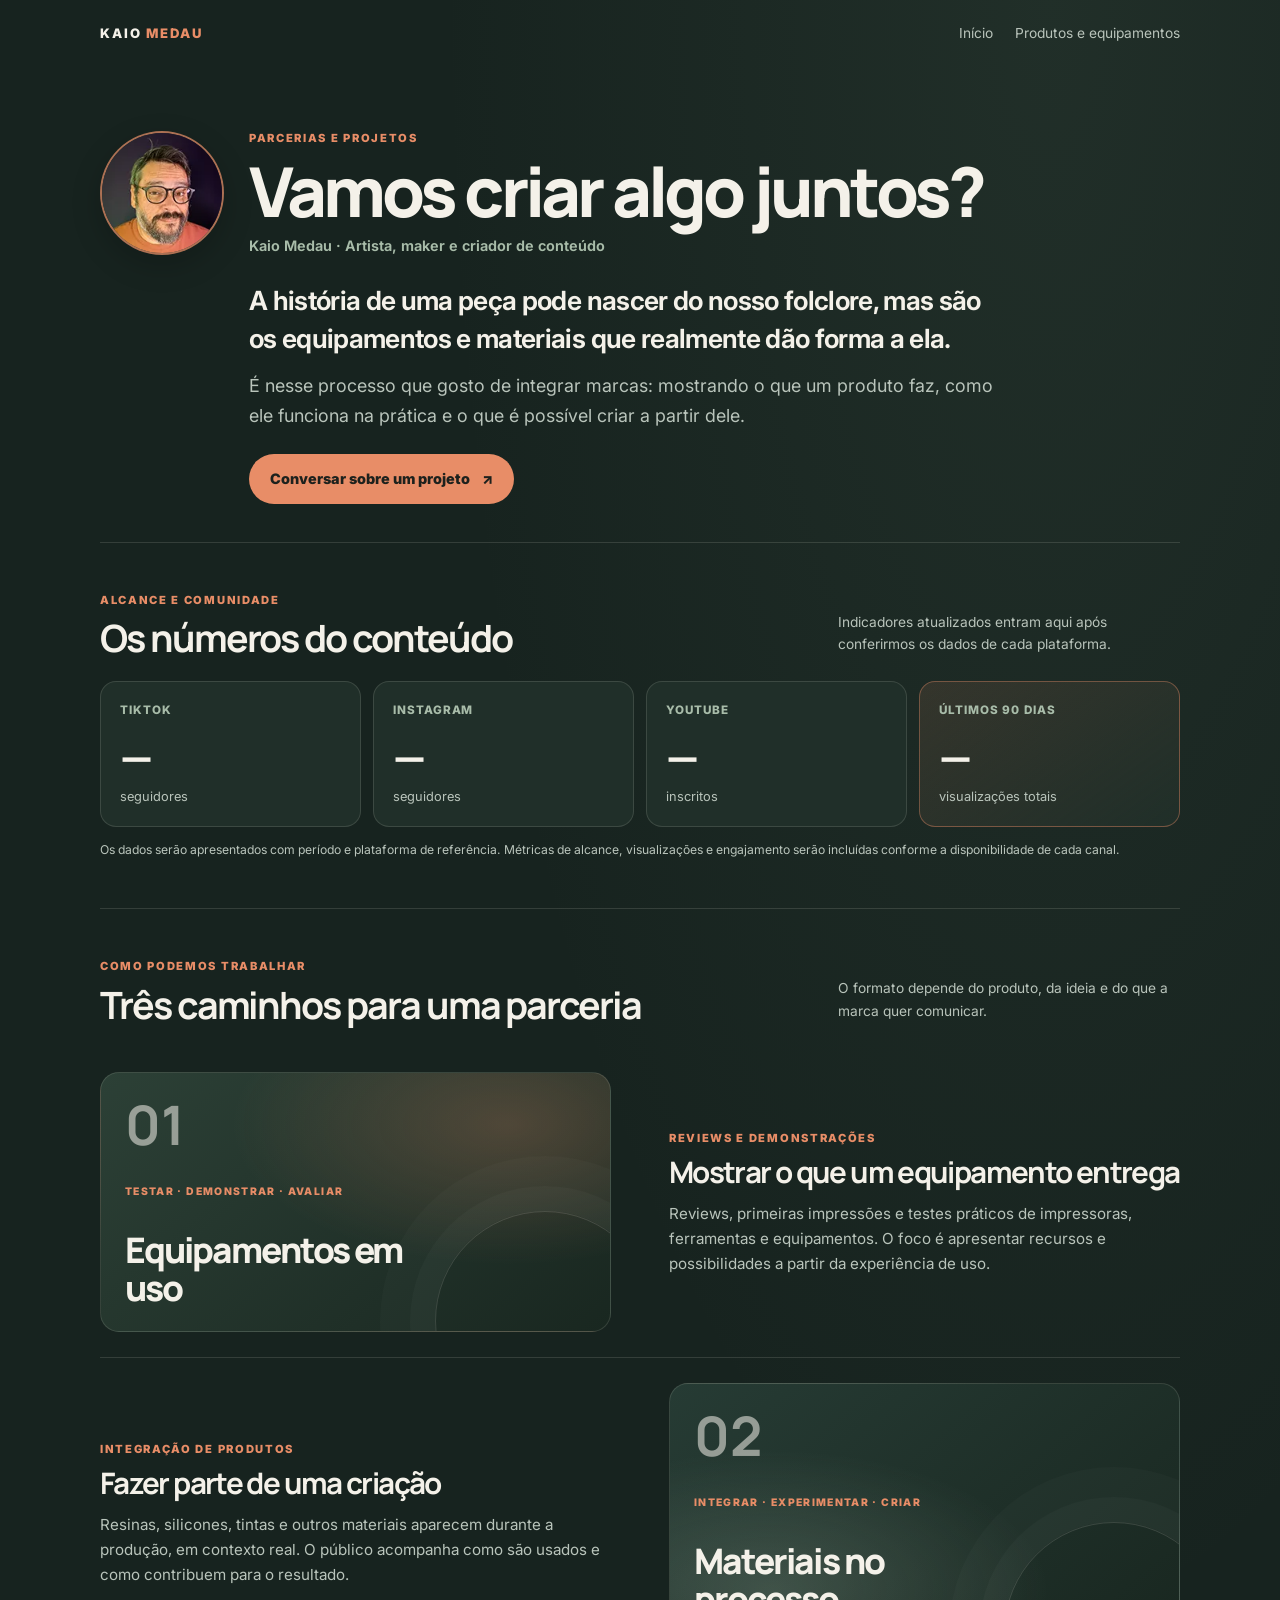
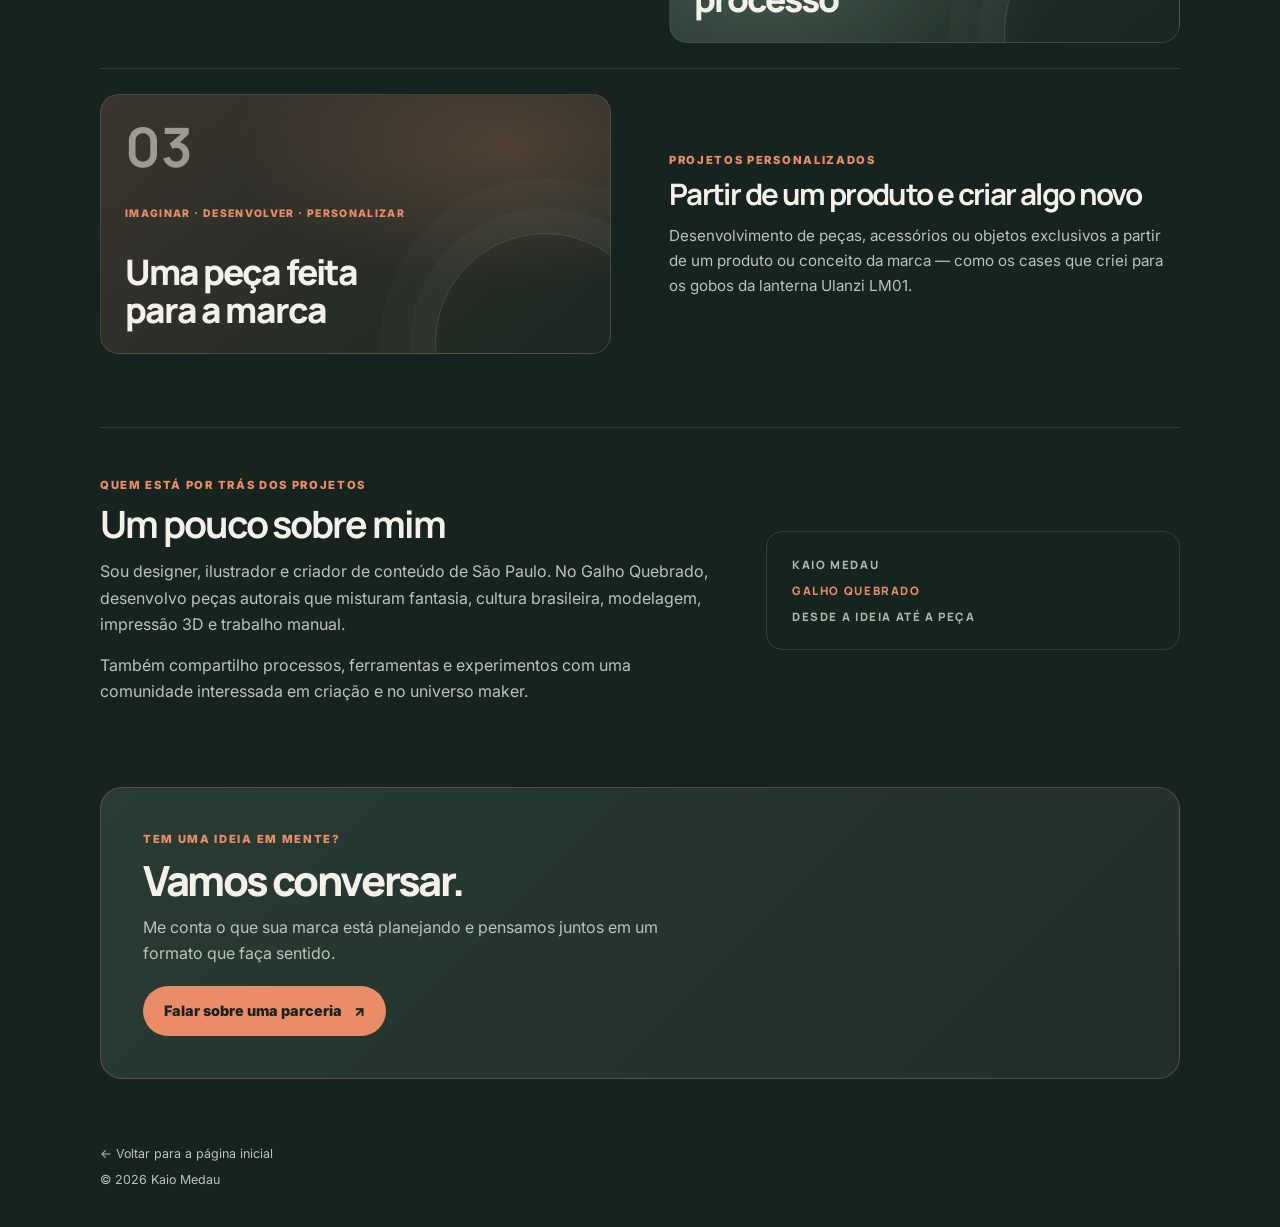
<file: parcerias/index.html>
<!doctype html>
<html lang="pt-BR">
<head>
  <meta charset="utf-8">
  <meta name="viewport" content="width=device-width, initial-scale=1">
  <meta name="theme-color" content="#17231f">
  <meta name="description" content="Conheça as possibilidades de parceria com Kaio Medau: reviews de equipamentos, integração de produtos ao processo criativo e projetos personalizados.">
  <link rel="canonical" href="https://kaiomedau.com.br/parcerias/">
  <meta property="og:type" content="website"><meta property="og:locale" content="pt_BR">
  <meta property="og:title" content="Parcerias — Kaio Medau">
  <meta property="og:description" content="Equipamentos, materiais e produtos integrados a projetos criativos e conteúdo.">
  <meta property="og:url" content="https://kaiomedau.com.br/parcerias/">
  <meta property="og:image" content="https://kaiomedau.com.br/images/kaio-medau-media_kit-v2.webp">
  <title>Parcerias — Kaio Medau</title>
  <link rel="preconnect" href="https://fonts.googleapis.com"><link rel="preconnect" href="https://fonts.gstatic.com" crossorigin>
  <link href="https://fonts.googleapis.com/css2?family=Cormorant+Garamond:ital,wght@1,600;1,700&family=Inter:wght@400;500;600;700;800&family=Manrope:wght@500;600;700;800&display=swap" rel="stylesheet">
  <link rel="stylesheet" href="/assets/css/global.css"><link rel="stylesheet" href="/assets/css/components.css">
</head>
<body>
<header class="site-header"><div class="page header-inner"><a class="wordmark" href="/" aria-label="Kaio Medau, início">KAIO <span>MEDAU</span></a><nav class="nav" aria-label="Navegação principal"><a href="/">Início</a><a href="/produtos-e-equipamentos/">Produtos e equipamentos</a></nav></div></header>
<main class="page partnership-page">
  <section class="partnership-hero" aria-labelledby="partnership-title">
    <div class="profile-intro"><img class="profile-avatar" src="/images/kaio-medau-media_kit-v2.webp" alt="Kaio Medau" width="240" height="240"><div><p class="kicker">Parcerias e projetos</p><h1 id="partnership-title">Vamos criar algo juntos?</h1><p class="profile-role">Kaio Medau · Artista, maker e criador de conteúdo</p></div></div>
    <div class="partnership-copy">
      <p class="partnership-lead">A história de uma peça pode nascer do nosso folclore, mas são os equipamentos e materiais que realmente dão forma a ela.</p>
      <p>É nesse processo que gosto de integrar marcas: mostrando o que um produto faz, como ele funciona na prática e o que é possível criar a partir dele.</p>
      <a class="button" href="mailto:kaio@galhoquebrado.com.br?subject=Vamos%20conversar%20sobre%20uma%20parceria">Conversar sobre um projeto <span aria-hidden="true">↗</span></a>
    </div>
  </section>

  <section class="content-section metrics-section" aria-labelledby="metrics-title">
    <div class="section-heading"><div><p class="kicker">Alcance e comunidade</p><h2 id="metrics-title">Os números do conteúdo</h2></div><p>Indicadores atualizados entram aqui após conferirmos os dados de cada plataforma.</p></div>
    <div class="partner-metrics">
      <article class="partner-metric"><span class="metric-platform">TikTok</span><strong>—</strong><span>seguidores</span></article>
      <article class="partner-metric"><span class="metric-platform">Instagram</span><strong>—</strong><span>seguidores</span></article>
      <article class="partner-metric"><span class="metric-platform">YouTube</span><strong>—</strong><span>inscritos</span></article>
      <article class="partner-metric partner-metric-highlight"><span class="metric-platform">Últimos 90 dias</span><strong>—</strong><span>visualizações totais</span></article>
    </div>
    <p class="metrics-footnote">Os dados serão apresentados com período e plataforma de referência. Métricas de alcance, visualizações e engajamento serão incluídas conforme a disponibilidade de cada canal.</p>
  </section>

  <section class="content-section partnership-formats" aria-labelledby="formats-title">
    <div class="section-heading"><div><p class="kicker">Como podemos trabalhar</p><h2 id="formats-title">Três caminhos para uma parceria</h2></div><p>O formato depende do produto, da ideia e do que a marca quer comunicar.</p></div>
    <article class="format-row">
      <div class="format-visual format-visual-equipment"><span>01</span><small>TESTAR · DEMONSTRAR · AVALIAR</small><b>Equipamentos em uso</b></div>
      <div class="format-copy"><p class="kicker">Reviews e demonstrações</p><h3>Mostrar o que um equipamento entrega</h3><p>Reviews, primeiras impressões e testes práticos de impressoras, ferramentas e equipamentos. O foco é apresentar recursos e possibilidades a partir da experiência de uso.</p></div>
    </article>
    <article class="format-row format-row-reverse">
      <div class="format-visual format-visual-material"><span>02</span><small>INTEGRAR · EXPERIMENTAR · CRIAR</small><b>Materiais no processo</b></div>
      <div class="format-copy"><p class="kicker">Integração de produtos</p><h3>Fazer parte de uma criação</h3><p>Resinas, silicones, tintas e outros materiais aparecem durante a produção, em contexto real. O público acompanha como são usados e como contribuem para o resultado.</p></div>
    </article>
    <article class="format-row">
      <div class="format-visual format-visual-custom"><span>03</span><small>IMAGINAR · DESENVOLVER · PERSONALIZAR</small><b>Uma peça feita para a marca</b></div>
      <div class="format-copy"><p class="kicker">Projetos personalizados</p><h3>Partir de um produto e criar algo novo</h3><p>Desenvolvimento de peças, acessórios ou objetos exclusivos a partir de um produto ou conceito da marca — como os cases que criei para os gobos da lanterna Ulanzi LM01.</p></div>
    </article>
  </section>

  <section class="content-section about-section" aria-labelledby="about-title">
    <div class="about-copy"><p class="kicker">Quem está por trás dos projetos</p><h2 id="about-title">Um pouco sobre mim</h2><p>Sou designer, ilustrador e criador de conteúdo de São Paulo. No Galho Quebrado, desenvolvo peças autorais que misturam fantasia, cultura brasileira, modelagem, impressão 3D e trabalho manual.</p><p>Também compartilho processos, ferramentas e experimentos com uma comunidade interessada em criação e no universo maker.</p></div>
    <div class="about-aside"><span>KAIO MEDAU</span><span>GALHO QUEBRADO</span><span>DESDE A IDEIA ATÉ A PEÇA</span></div>
  </section>

  <section class="contact-panel partnership-contact"><p class="kicker">Tem uma ideia em mente?</p><h2>Vamos conversar.</h2><p>Me conta o que sua marca está planejando e pensamos juntos em um formato que faça sentido.</p><a class="button" href="mailto:kaio@galhoquebrado.com.br?subject=Proposta%20de%20parceria">Falar sobre uma parceria <span aria-hidden="true">↗</span></a></section>
</main>
<footer class="page site-footer"><p><a href="/">← Voltar para a página inicial</a></p><p>© 2026 Kaio Medau</p></footer>
</body></html>
</file>
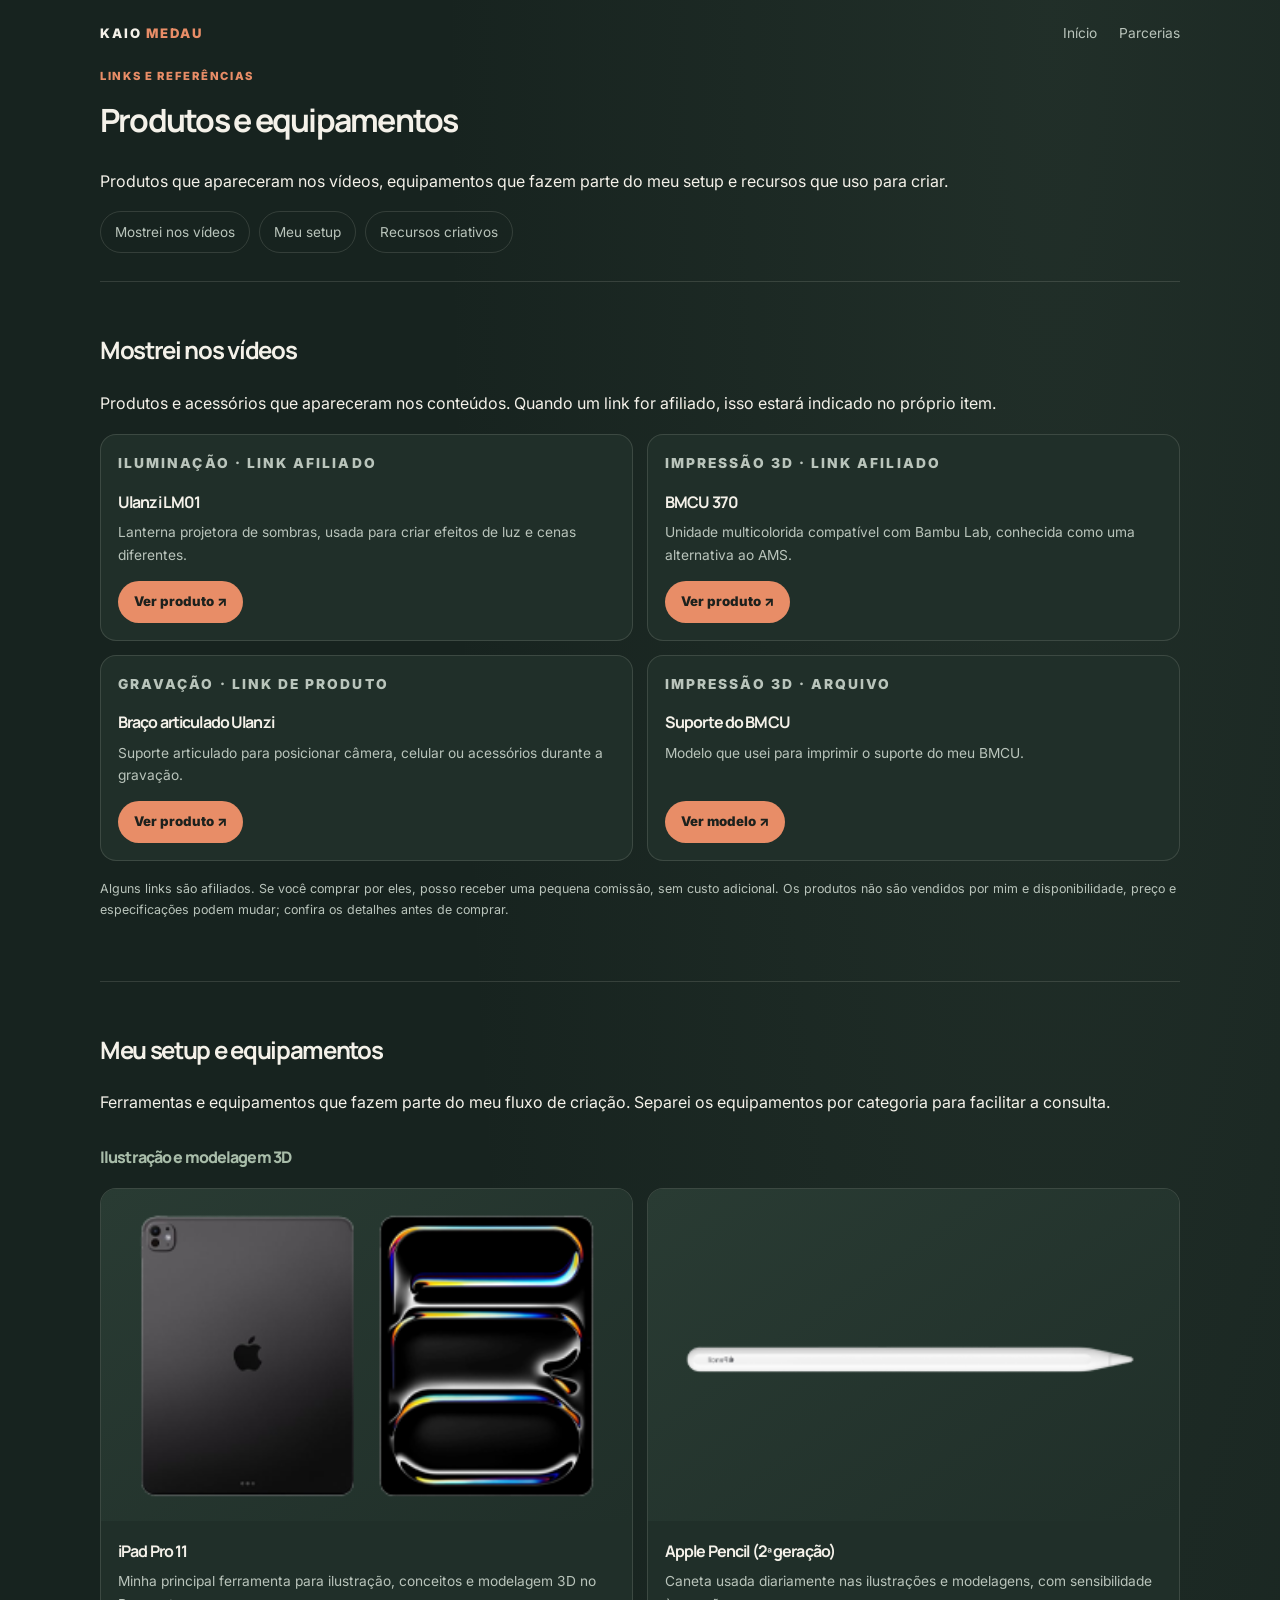
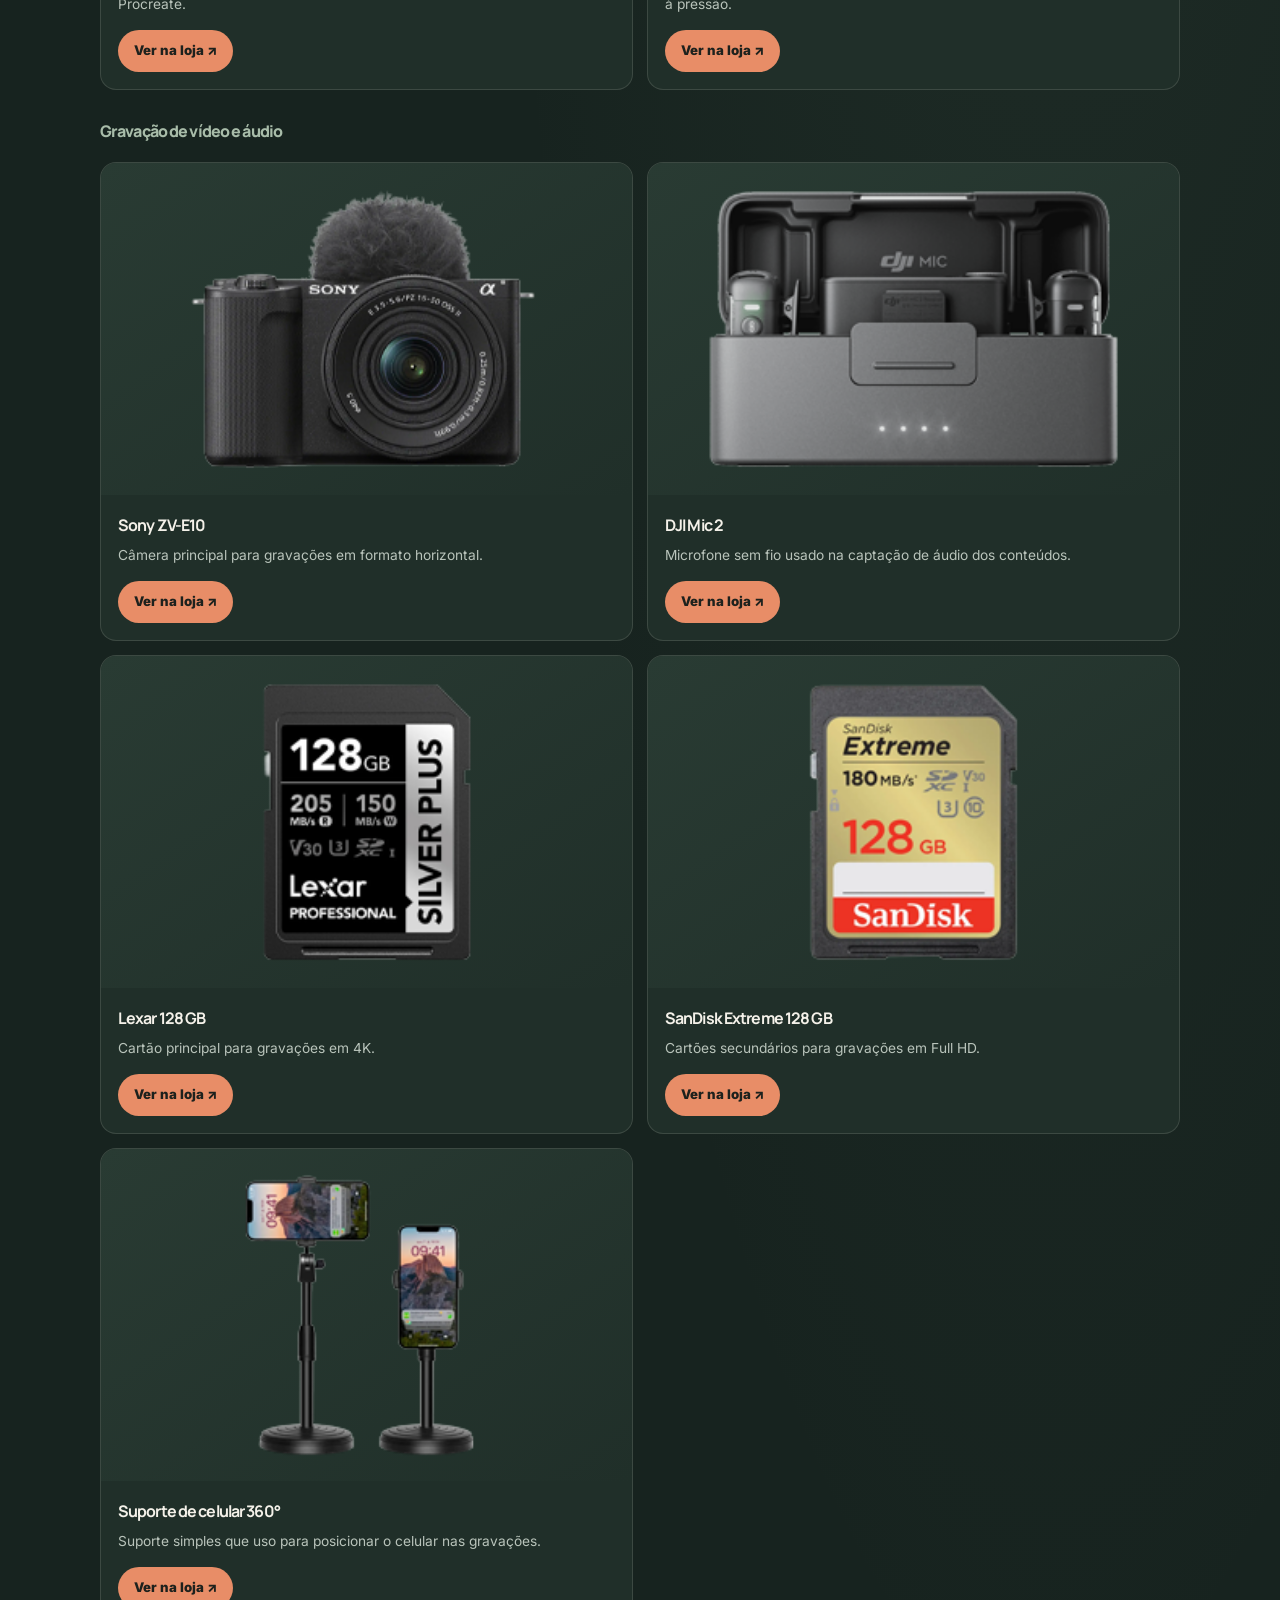
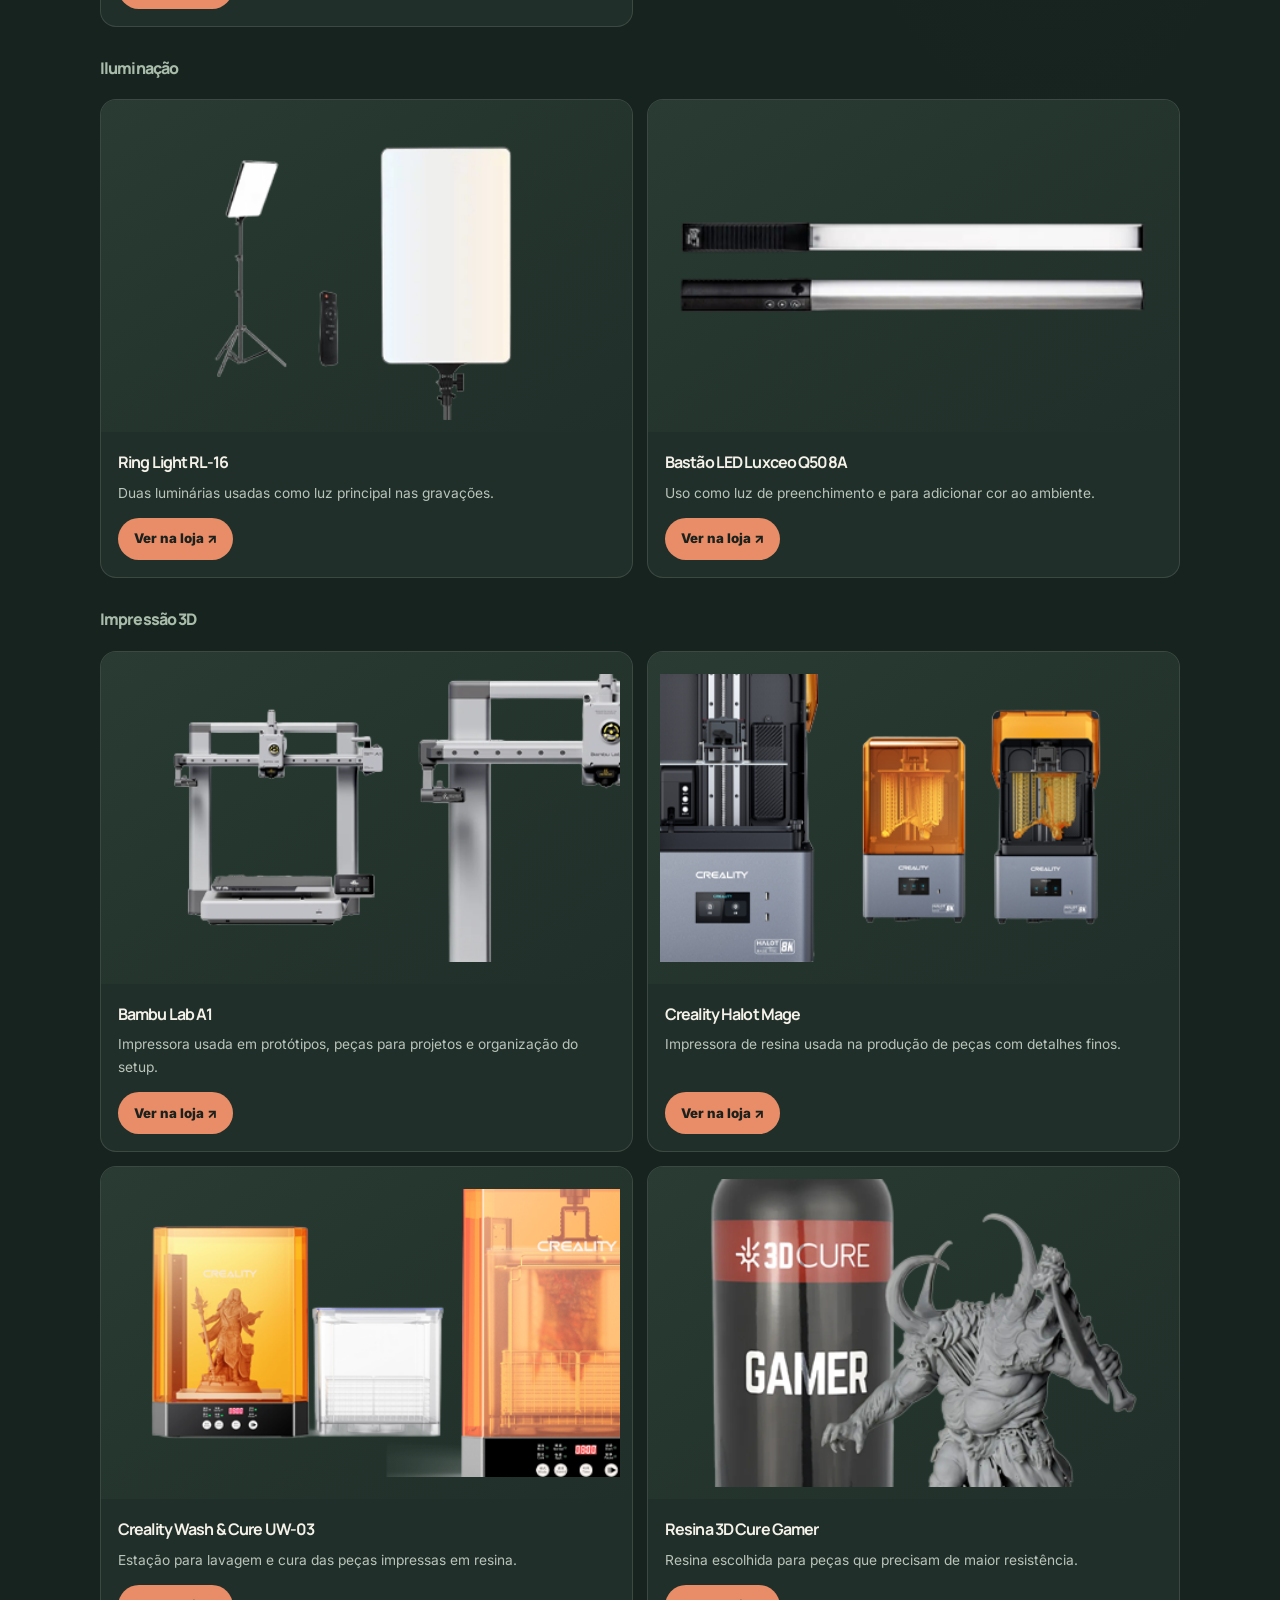
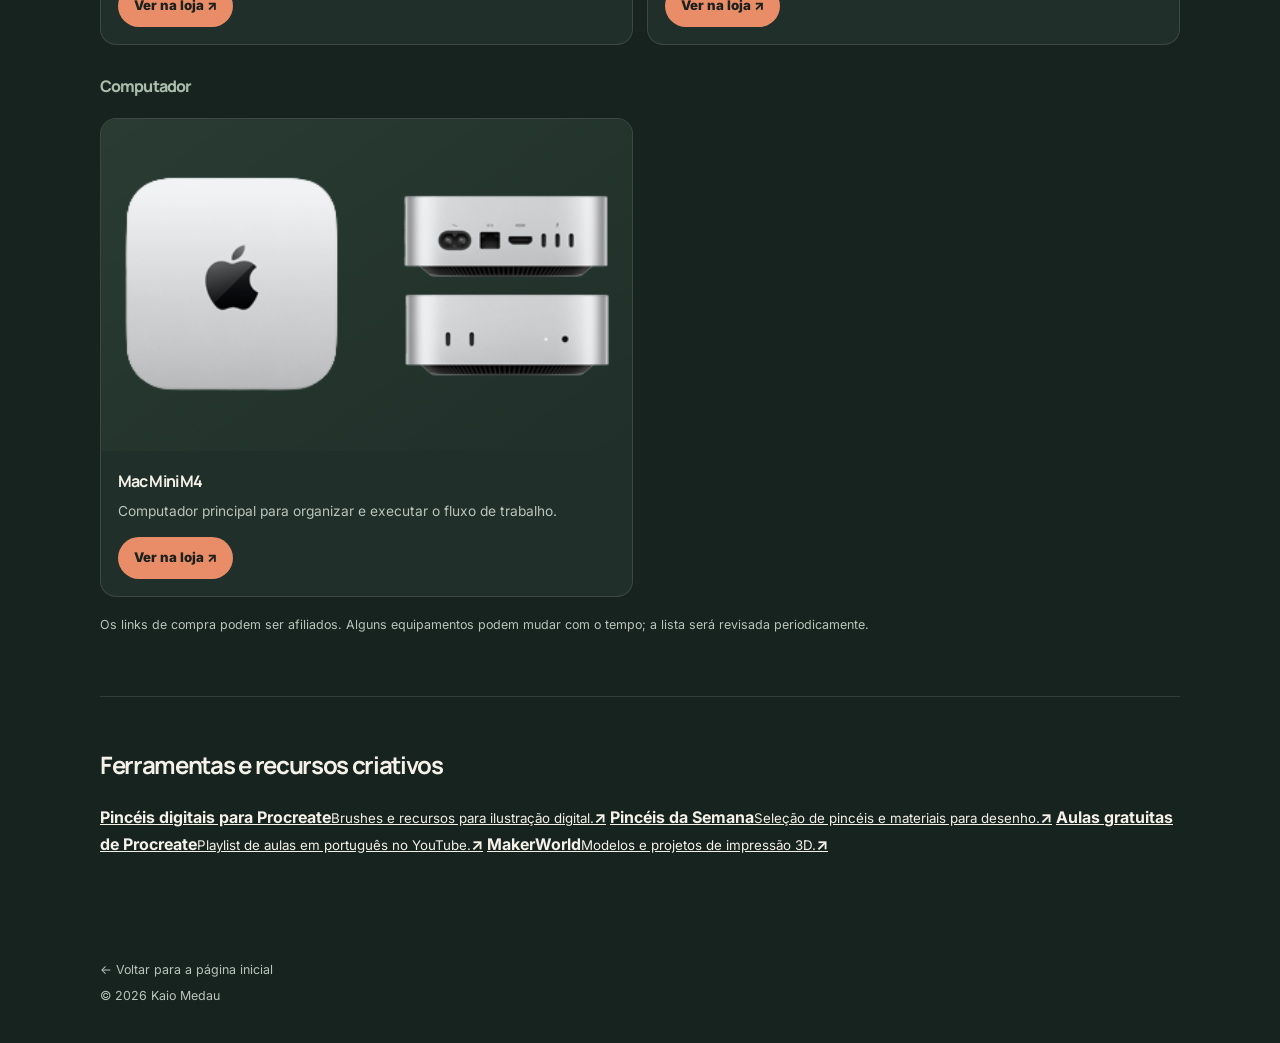
<file: produtos-e-equipamentos/index.html>
<!doctype html>
<html lang="pt-BR">
<head>
  <meta charset="utf-8">
  <meta name="viewport" content="width=device-width, initial-scale=1">
  <meta name="theme-color" content="#17231f">
  <meta name="description" content="Produtos mostrados nos vídeos de Kaio Medau, equipamentos do setup e recursos para projetos criativos, impressão 3D e ilustração.">
  <link rel="canonical" href="https://kaiomedau.com.br/produtos-e-equipamentos/">
  <meta property="og:type" content="website">
  <meta property="og:locale" content="pt_BR">
  <meta property="og:title" content="Produtos e equipamentos — Kaio Medau">
  <meta property="og:description" content="Encontre produtos que apareceram nos vídeos, equipamentos do setup e recursos criativos.">
  <meta property="og:url" content="https://kaiomedau.com.br/produtos-e-equipamentos/">
  <title>Produtos e equipamentos — Kaio Medau</title>
  <link rel="preconnect" href="https://fonts.googleapis.com">
  <link rel="preconnect" href="https://fonts.gstatic.com" crossorigin>
  <link href="https://fonts.googleapis.com/css2?family=Cormorant+Garamond:ital,wght@1,600;1,700&family=Inter:wght@400;500;600;700;800&family=Manrope:wght@500;600;700;800&display=swap" rel="stylesheet">
  <link rel="stylesheet" href="/assets/css/global.css">
  <link rel="stylesheet" href="/assets/css/components.css">
</head>
<body>
<header class="site-header">
  <div class="page header-inner">
    <a class="wordmark" href="/">KAIO <span>MEDAU</span></a>
    <nav class="nav" aria-label="Navegação principal">
      <a href="/">Início</a>
      <a href="/parcerias/">Parcerias</a>
    </nav>
  </div>
</header>

<main class="page">
  <header class="page-intro">
    <p class="kicker">Links e referências</p>
    <h1>Produtos e equipamentos</h1>
    <p>Produtos que apareceram nos vídeos, equipamentos que fazem parte do meu setup e recursos que uso para criar.</p>
  </header>

  <nav class="catalog-nav" aria-label="Ir para uma seção">
    <a href="#mostrei">Mostrei nos vídeos</a>
    <a href="#setup">Meu setup</a>
    <a href="#recursos">Recursos criativos</a>
  </nav>

  <section class="content-section anchor-section" id="mostrei" aria-labelledby="mostrei-title">
    <h2 id="mostrei-title">Mostrei nos vídeos</h2>
    <p>Produtos e acessórios que apareceram nos conteúdos. Quando um link for afiliado, isso estará indicado no próprio item.</p>
    <div class="catalog-grid">
      <article class="catalog-card no-image">
        <div class="catalog-card-body">
          <p class="kicker">Iluminação · Link afiliado</p>
          <h3>Ulanzi LM01</h3>
          <p>Lanterna projetora de sombras, usada para criar efeitos de luz e cenas diferentes.</p>
          <a class="button secondary" href="https://meli.la/1XKAkax" target="_blank" rel="noopener noreferrer">Ver produto ↗</a>
        </div>
      </article>
      <article class="catalog-card no-image">
        <div class="catalog-card-body">
          <p class="kicker">Impressão 3D · Link afiliado</p>
          <h3>BMCU 370</h3>
          <p>Unidade multicolorida compatível com Bambu Lab, conhecida como uma alternativa ao AMS.</p>
          <a class="button secondary" href="https://s.click.aliexpress.com/e/_c32tsEsV" target="_blank" rel="noopener noreferrer">Ver produto ↗</a>
        </div>
      </article>
      <article class="catalog-card no-image">
        <div class="catalog-card-body">
          <p class="kicker">Gravação · Link de produto</p>
          <h3>Braço articulado Ulanzi</h3>
          <p>Suporte articulado para posicionar câmera, celular ou acessórios durante a gravação.</p>
          <a class="button secondary" href="https://a.aliexpress.com/_mrpZUbv" target="_blank" rel="noopener noreferrer">Ver produto ↗</a>
        </div>
      </article>
      <article class="catalog-card no-image">
        <div class="catalog-card-body">
          <p class="kicker">Impressão 3D · Arquivo</p>
          <h3>Suporte do BMCU</h3>
          <p>Modelo que usei para imprimir o suporte do meu BMCU.</p>
          <a class="button secondary" href="https://makerworld.com/models/1980325" target="_blank" rel="noopener noreferrer">Ver modelo ↗</a>
        </div>
      </article>
    </div>
    <p class="disclosure">Alguns links são afiliados. Se você comprar por eles, posso receber uma pequena comissão, sem custo adicional. Os produtos não são vendidos por mim e disponibilidade, preço e especificações podem mudar; confira os detalhes antes de comprar.</p>
  </section>

  <section class="content-section anchor-section" id="setup" aria-labelledby="setup-title">
    <h2 id="setup-title">Meu setup e equipamentos</h2>
    <p>Ferramentas e equipamentos que fazem parte do meu fluxo de criação. Separei os equipamentos por categoria para facilitar a consulta.</p>

    <h3 class="catalog-subtitle">Ilustração e modelagem 3D</h3>
    <div class="catalog-grid">
      <article class="catalog-card">
        <img class="catalog-card-media" src="/images/equipamentos/ipad-pro.png" alt="iPad Pro 11" loading="lazy">
        <div class="catalog-card-body"><h3>iPad Pro 11</h3><p>Minha principal ferramenta para ilustração, conceitos e modelagem 3D no Procreate.</p><a class="button secondary" href="https://mercadolivre.com/sec/1pBRfei" target="_blank" rel="noopener noreferrer">Ver na loja ↗</a></div>
      </article>
      <article class="catalog-card">
        <img class="catalog-card-media" src="/images/equipamentos/apple-pencil-2.png" alt="Apple Pencil de segunda geração" loading="lazy">
        <div class="catalog-card-body"><h3>Apple Pencil (2ª geração)</h3><p>Caneta usada diariamente nas ilustrações e modelagens, com sensibilidade à pressão.</p><a class="button secondary" href="https://mercadolivre.com/sec/2VDpyBV" target="_blank" rel="noopener noreferrer">Ver na loja ↗</a></div>
      </article>
    </div>

    <h3 class="catalog-subtitle">Gravação de vídeo e áudio</h3>
    <div class="catalog-grid">
      <article class="catalog-card">
        <img class="catalog-card-media" src="/images/equipamentos/camera-sony-zv-e10.png" alt="Câmera Sony ZV-E10" loading="lazy">
        <div class="catalog-card-body"><h3>Sony ZV-E10</h3><p>Câmera principal para gravações em formato horizontal.</p><a class="button secondary" href="https://mercadolivre.com/sec/1XsSYHy" target="_blank" rel="noopener noreferrer">Ver na loja ↗</a></div>
      </article>
      <article class="catalog-card">
        <img class="catalog-card-media" src="/images/equipamentos/dji-mic-2.png" alt="Microfone DJI Mic 2" loading="lazy">
        <div class="catalog-card-body"><h3>DJI Mic 2</h3><p>Microfone sem fio usado na captação de áudio dos conteúdos.</p><a class="button secondary" href="https://mercadolivre.com/sec/13NYD29" target="_blank" rel="noopener noreferrer">Ver na loja ↗</a></div>
      </article>
      <article class="catalog-card">
        <img class="catalog-card-media" src="/images/equipamentos/sdxc-card-silver-plus-lexar-128GB.png" alt="Cartão de memória Lexar 128 GB" loading="lazy">
        <div class="catalog-card-body"><h3>Lexar 128 GB</h3><p>Cartão principal para gravações em 4K.</p><a class="button secondary" href="https://mercadolivre.com/sec/1e9tKUQ" target="_blank" rel="noopener noreferrer">Ver na loja ↗</a></div>
      </article>
      <article class="catalog-card">
        <img class="catalog-card-media" src="/images/equipamentos/sdxc-card-extreme-128gb.png" alt="Cartão de memória SanDisk Extreme 128 GB" loading="lazy">
        <div class="catalog-card-body"><h3>SanDisk Extreme 128 GB</h3><p>Cartões secundários para gravações em Full HD.</p><a class="button secondary" href="https://mercadolivre.com/sec/2VHVxza" target="_blank" rel="noopener noreferrer">Ver na loja ↗</a></div>
      </article>
      <article class="catalog-card">
        <img class="catalog-card-media" src="/images/equipamentos/suporte-de-celular-360.png" alt="Suporte de celular articulado 360 graus" loading="lazy">
        <div class="catalog-card-body"><h3>Suporte de celular 360°</h3><p>Suporte simples que uso para posicionar o celular nas gravações.</p><a class="button secondary" href="https://mercadolivre.com/sec/2uCQ1Gu" target="_blank" rel="noopener noreferrer">Ver na loja ↗</a></div>
      </article>
    </div>

    <h3 class="catalog-subtitle">Iluminação</h3>
    <div class="catalog-grid">
      <article class="catalog-card">
        <img class="catalog-card-media" src="/images/equipamentos/ring-Light-rl-16.png" alt="Ring Light profissional RL-16" loading="lazy">
        <div class="catalog-card-body"><h3>Ring Light RL-16</h3><p>Duas luminárias usadas como luz principal nas gravações.</p><a class="button secondary" href="https://mercadolivre.com/sec/1h4ApB7" target="_blank" rel="noopener noreferrer">Ver na loja ↗</a></div>
      </article>
      <article class="catalog-card">
        <img class="catalog-card-media" src="/images/equipamentos/bastao-led-Luxceo-q508a.png" alt="Bastão de luz LED Luxceo Q508A" loading="lazy">
        <div class="catalog-card-body"><h3>Bastão LED Luxceo Q508A</h3><p>Uso como luz de preenchimento e para adicionar cor ao ambiente.</p><a class="button secondary" href="https://mercadolivre.com/sec/1bVxaSf" target="_blank" rel="noopener noreferrer">Ver na loja ↗</a></div>
      </article>
    </div>

    <h3 class="catalog-subtitle">Impressão 3D</h3>
    <div class="catalog-grid">
      <article class="catalog-card">
        <img class="catalog-card-media" src="/images/equipamentos/bambu-lab-ai-sem-ams.png" alt="Impressora 3D Bambu Lab A1" loading="lazy">
        <div class="catalog-card-body"><h3>Bambu Lab A1</h3><p>Impressora usada em protótipos, peças para projetos e organização do setup.</p><a class="button secondary" href="https://mercadolivre.com/sec/1aV1JAa" target="_blank" rel="noopener noreferrer">Ver na loja ↗</a></div>
      </article>
      <article class="catalog-card">
        <img class="catalog-card-media" src="/images/equipamentos/creality-halot-mage-8k.png" alt="Impressora 3D de resina Creality Halot Mage" loading="lazy">
        <div class="catalog-card-body"><h3>Creality Halot Mage</h3><p>Impressora de resina usada na produção de peças com detalhes finos.</p><a class="button secondary" href="https://mercadolivre.com/sec/11Af7yy" target="_blank" rel="noopener noreferrer">Ver na loja ↗</a></div>
      </article>
      <article class="catalog-card">
        <img class="catalog-card-media" src="/images/equipamentos/creality-wash-cure-UW-03.png" alt="Estação de lavagem e cura Creality UW-03" loading="lazy">
        <div class="catalog-card-body"><h3>Creality Wash & Cure UW-03</h3><p>Estação para lavagem e cura das peças impressas em resina.</p><a class="button secondary" href="https://mercadolivre.com/sec/1V9AvCf" target="_blank" rel="noopener noreferrer">Ver na loja ↗</a></div>
      </article>
      <article class="catalog-card">
        <img class="catalog-card-media" src="/images/equipamentos/resina-gamer-3d-cure.png" alt="Resina 3D Cure Gamer" loading="lazy">
        <div class="catalog-card-body"><h3>Resina 3D Cure Gamer</h3><p>Resina escolhida para peças que precisam de maior resistência.</p><a class="button secondary" href="https://mercadolivre.com/sec/17wvg4z" target="_blank" rel="noopener noreferrer">Ver na loja ↗</a></div>
      </article>
    </div>

    <h3 class="catalog-subtitle">Computador</h3>
    <div class="catalog-grid">
      <article class="catalog-card">
        <img class="catalog-card-media" src="/images/equipamentos/mac-mini-m4-base-model.png" alt="Computador Mac Mini M4" loading="lazy">
        <div class="catalog-card-body"><h3>Mac Mini M4</h3><p>Computador principal para organizar e executar o fluxo de trabalho.</p><a class="button secondary" href="https://mercadolivre.com/sec/2VaUNR3" target="_blank" rel="noopener noreferrer">Ver na loja ↗</a></div>
      </article>
    </div>
    <p class="disclosure">Os links de compra podem ser afiliados. Alguns equipamentos podem mudar com o tempo; a lista será revisada periodicamente.</p>
  </section>

  <section class="content-section anchor-section" id="recursos" aria-labelledby="resources-title">
    <h2 id="resources-title">Ferramentas e recursos criativos</h2>
    <div class="item-list">
      <a class="item" href="https://kaiomedau.gumroad.com" target="_blank" rel="noopener noreferrer"><span><strong>Pincéis digitais para Procreate</strong><small>Brushes e recursos para ilustração digital.</small></span><b>↗</b></a>
      <a class="item" href="https://www.desenhoeilustracao.com.br/pinceis-da-semana/" target="_blank" rel="noopener noreferrer"><span><strong>Pincéis da Semana</strong><small>Seleção de pincéis e materiais para desenho.</small></span><b>↗</b></a>
      <a class="item" href="https://youtube.com/playlist?list=PLFZdnhGg53spOIFt9O-xaDNFz20ry-H7J" target="_blank" rel="noopener noreferrer"><span><strong>Aulas gratuitas de Procreate</strong><small>Playlist de aulas em português no YouTube.</small></span><b>↗</b></a>
      <a class="item" href="https://makerworld.com/en/@kaiomedau" target="_blank" rel="noopener noreferrer"><span><strong>MakerWorld</strong><small>Modelos e projetos de impressão 3D.</small></span><b>↗</b></a>
    </div>
  </section>
</main>

<footer class="page site-footer">
  <p><a href="/">← Voltar para a página inicial</a></p>
  <p>© 2026 Kaio Medau</p>
</footer>
</body>
</html>
</file>
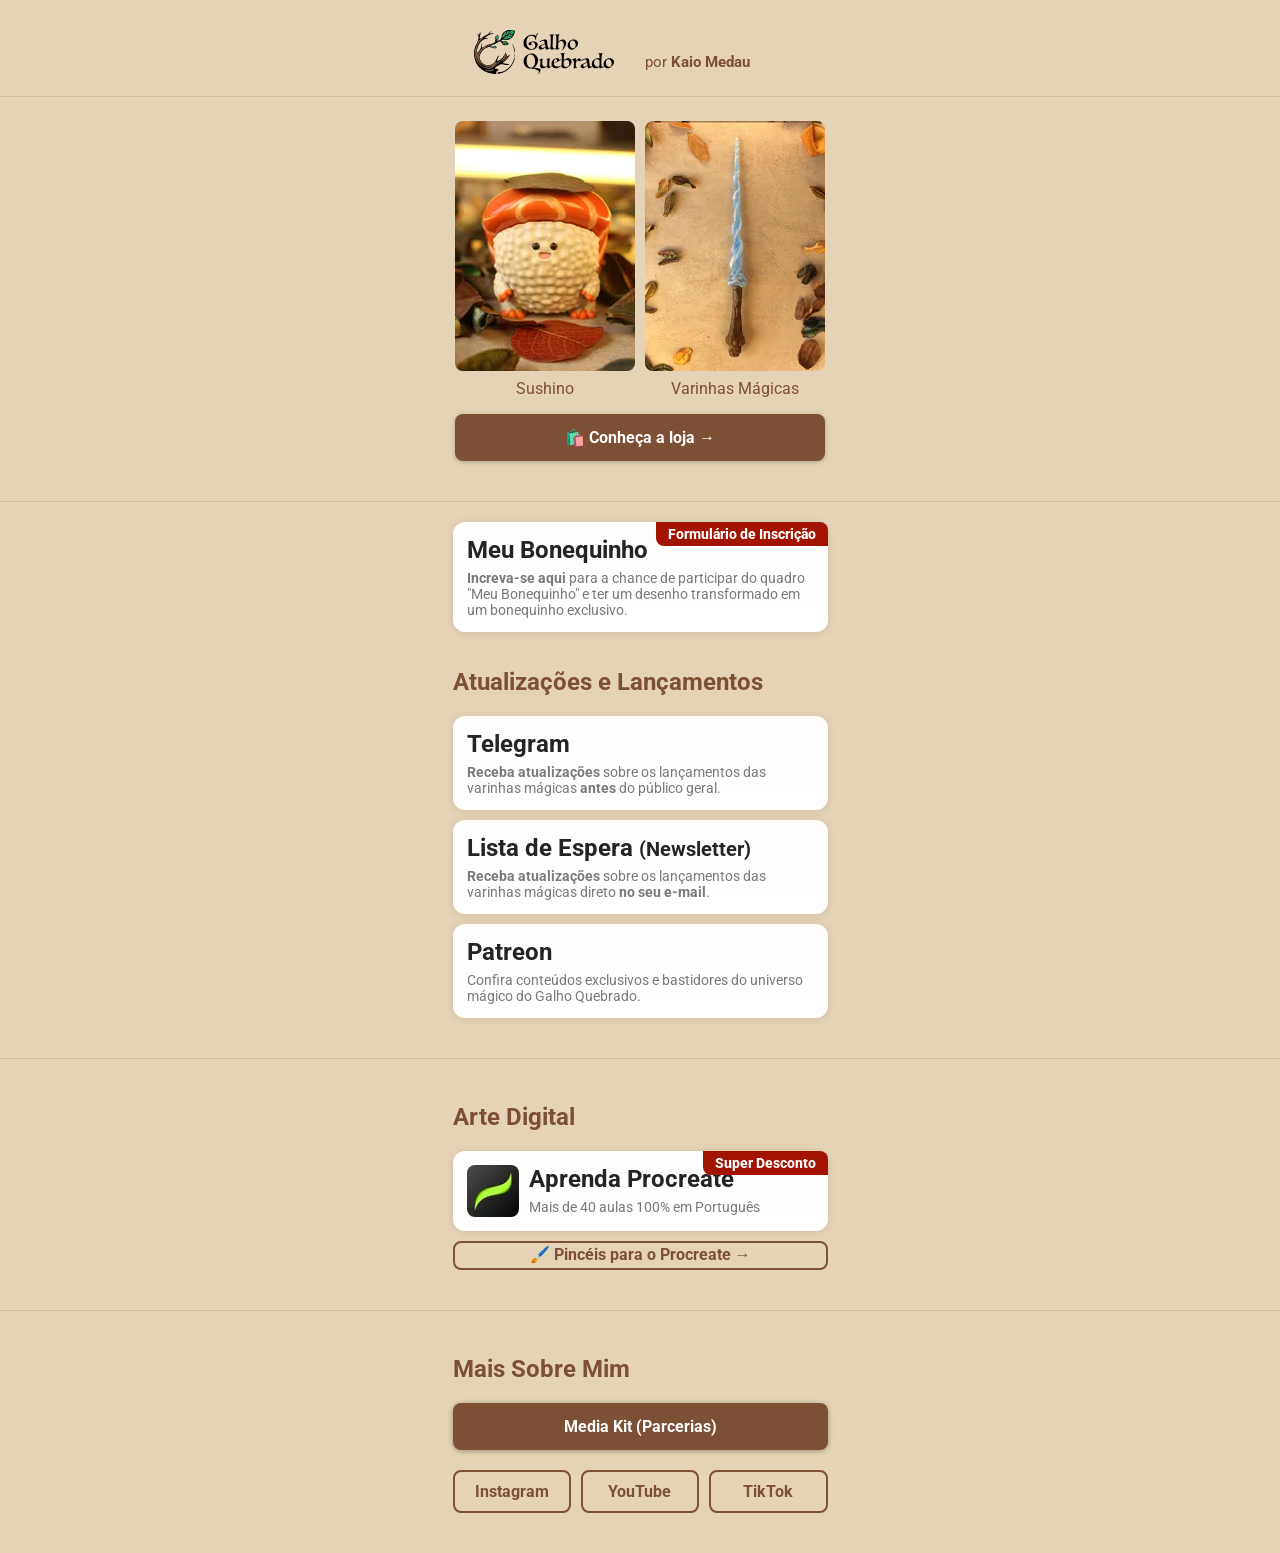
<file: index-old.html>
<!DOCTYPE html>
<html itemscope="" itemtype="http://schema.org/WebPage" lang="pt-BR">
  <head>
    <meta charset="UTF-8" />
    <meta content="origin" name="referrer" />
    <meta content="/images/the-craftsman-256.png" itemprop="image" />
    <meta name="viewport" content="width=device-width, initial-scale=1" />
    <meta name="p:domain_verify" content="262c683d232f152c0ef9ce361d063148" />
    <link rel="preconnect" href="https://fonts.googleapis.com" />
    <link rel="preconnect" href="https://fonts.gstatic.com" crossorigin />
    <link
      rel="preload"
      href="https://fonts.googleapis.com/css2?family=Montserrat:wght@400;700&family=Roboto:wght@400;700&display=swap"
      as="style"
      onload="this.onload=null;this.rel='stylesheet'"
    />
    <noscript
      ><link
        rel="stylesheet"
        href="https://fonts.googleapis.com/css2?family=Montserrat:wght@400;700&family=Roboto:wght@400;700&display=swap"
    /></noscript>
    <title>Kaio Medau</title>
    <meta
      name="description"
      content="Dicas, tutoriais e recursos de procreate, desenho e ilustração"
    />
    <!-- Google tag (gtag.js) -->
    <script
      async
      src="https://www.googletagmanager.com/gtag/js?id=G-7BJPHZVT6F"
    ></script>
    <script defer>
      window.dataLayer = window.dataLayer || [];
      function gtag() {
        dataLayer.push(arguments);
      }
      gtag("js", new Date());
      gtag("config", "G-7BJPHZVT6F");
    </script>
    <style type="text/css">
      html,
      body {
        background: #e4d3b6;
        height: 100%;
        margin: 0;
        padding: 0;
        font-family: "Montserrat", sans-serif;
        font-family: "Roboto", sans-serif;
        color: #fff;
      }

      a,
      a:visited,
      a:hover,
      a:active {
        color: inherit;
        text-decoration: none;
      }

      .vertical,
      .featured,
      .content-wrap {
        flex-direction: column;
      }

      .content-wrap {
        display: flex;
        align-items: center;
        padding-bottom: 40px;
      }

      header {
        display: flex;
        height: 40px;
        justify-content: flex-end;
        flex-direction: column;
        font-size: 24px;
      }

      .session header {
        margin-top: 24px;
        font-weight: 700;
        color: #7d5036;
      }

      .featured {
        display: flex;
        align-items: center;
      }

      .featured img {
        width: 100%;
      }

      .session {
        display: flex;
        margin: 0 10px;
        max-width: 375px;
        flex-grow: 1;
        flex-direction: column;
        row-gap: 20px;
        width: 95%;
      }

      .featured .session {
        justify-content: flex-end;
        row-gap: 0;
        margin-top: 16px;
      }

      .card {
        display: flex;
        color: #5c5c5c;
        border-radius: 12px;
        background: linear-gradient(
          180deg,
          rgba(255, 255, 255, 0.95) 0%,
          #fff 100%
        );
        box-shadow: 0px 1px 8px 0px rgba(0, 0, 0, 0.1);
        position: relative;
        width: 100%;
      }

      .card .wrapper {
        margin: 14px;
        flex: 1;
      }

      .card h2 {
        margin: 0;
        color: #242424;
      }
      .card p {
        margin: 6px 0 24px;
      }

      .socials .card {
        justify-content: center;
      }

      a.button,
      .button {
        border: none;
        /* padding: 14px 40px 14px 20px; */
        padding: 14px 20px;
        border-radius: 8px;
        background: #7d5036;
        /* linear-gradient(273deg, #ab39ef -0.06%, #02c6de 101.77%); */
        box-shadow: 0px 1px 4px 0px rgba(0, 0, 0, 0.25);

        color: #fff;
        font-size: 16px;
        font-weight: 700;
        flex-grow: 1;
        text-decoration: none;

        display: flex;
        justify-content: center;
        align-items: center;
      }

      a.button.secondary,
      .button.secondary,
      .button.tertiary {
        color: #7d5036;
        border: solid 2px #7d5036;
        background: none;
        box-shadow: none;
        padding-top: 10px;
        padding-bottom: 10px;
      }

      .button.tertiary {
        padding-top: 2px;
        padding-bottom: 4px;
      }

      ul,
      li {
        display: flex;
        flex-direction: row;
        margin: 0;
        padding: 0;
        flex-grow: 1;
      }

      .price {
        color: #20c056;
        font-size: 32px;
        font-weight: 700;
      }

      .price .old {
        color: #505050;
        font-size: 12px;
        text-decoration: line-through;
        text-decoration-line: strikethrough;
      }

      .c70 {
        width: 70%;
      }

      .card-row {
        display: grid;
        grid-auto-flow: column;
        grid-gap: 10px;
        grid-auto-columns: 1fr;
      }

      .card-list {
        display: flex;
        flex-direction: column;
        row-gap: 10px;
        width: 100%;
      }

      .card-list a {
        flex-grow: 1;
      }

      .card-list .card .wrapper {
        display: flex;
        column-gap: 10px;
      }

      .card-list .card p {
        font-size: 14px;
        color: #797979;
        margin-bottom: 0;
      }

      .card-list .card img {
        width: 52px;
        height: 52px;
        border-radius: 8px;
      }

      .margin_top_10 {
        margin-top: 10px;
      }

      .margin_top_20 {
        margin-top: 20px;
      }

      .margin_top_30 {
        margin-top: 30px;
      }

      .margin_top_40 {
        margin-top: 40px;
      }

      .margin_top_50 {
        margin-top: 50px;
      }

      .margin_top_60 {
        margin-top: 60px;
      }

      .round_corner {
        border-radius: 8px;
      }

      .sale {
        position: absolute;
        right: 0;
        background: #a31400;
        padding: 4px 12px;
        font-size: 14px;
        font-weight: 800;
        color: #fff;
        border-radius: 0 8px;
      }

      .featured h2 {
        margin-top: 12px;
      }

      .head-logo {
        background: none;
        box-shadow: none;
      }

      .head-logo img {
        max-width: 140px;
        margin: 14px auto;
      }

      small.warning {
        border: solid 2px #ffce00;
        background-color: #fff6cf;
        margin: 4px auto 0;
        border-radius: 8px;
        padding: 4px 12px;
      }

      .author {
        align-self: flex-end;
        margin-bottom: 17px;
        color: #7d5036;
        font-size: 15px;
      }

      hr.divider {
        width: 100%;
        border: none;
        height: 1px;
        background: #d3bd99;
      }

      .product {
        width: 180px;
        text-align: center;
      }

      .product img {
        border-radius: 8px;
      }

      .product-name {
        color: #7d5036;
        margin: 4px 0 16px;
      }
    </style>
  </head>
  <body>
    <div class="featured">
      <div class="session">
        <div class="card-row">
          <div class="card head-logo">
            <img
              alt="Galho Quebrado. Itens mágicos com aura tupiniquim"
              src="images/logo-galho-quebrado.svg"
            />
          </div>
          <div class="author">por <strong>Kaio Medau</strong></div>
        </div>
      </div>
      <hr class="divider" />
      <div class="featured">
        <div class="session">
          <div class="card-row">
            <div class="product">
              <a
                href="https://galhoquebrado.lojavirtualnuvem.com.br/produtos/sushino-o-sushi-dinossauro-mais-fofinho-do-mundo/"
                title="Bonequinho do Sushino no Galho Quebrado"
              >
                <img
                  alt="Bonequinho do Sushino no Galho Quebrado"
                  srcset="
                    images/produtos/sushino@2x.webp 2x,
                    images/produtos/sushino@3x.webp 3x
                  "
                  src="images/produtos/sushino.webp"
                  loading="lazy"
                />
                <div class="product-name">Sushino</div>
              </a>
            </div>

            <div class="product">
              <a
                href="https://galhoquebrado.lojavirtualnuvem.com.br/varinha-magica/"
                title="Varinhas Mágicas no Galho Quebrado"
              >
                <img
                  alt="Varinhas Mágicas no Galho Quebrado"
                  srcset="
                    images/produtos/varinha-magica-espirito-santo-kit@2x.webp 2x,
                    images/produtos/varinha-magica-espirito-santo-kit@3x.webp 3x
                  "
                  src="images/produtos/varinha-magica-espirito-santo-kit.webp"
                  loading="lazy"
                />
                <div class="product-name">Varinhas Mágicas</div>
              </a>
            </div>
          </div>
          <a href="https://galhoquebrado.lojavirtualnuvem.com.br">
            <div class="button">🛍️ Conheça a loja →</div>
          </a>
        </div>
      </div>
    </div>

    <hr class="divider margin_top_40" />

    <div class="content-wrap margin_top_20">
      <div class="session">
        <div class="card-list">
          
          <div class="card">
            <div class="sale">Formulário de Inscrição</div>
            <a
              href="https://docs.google.com/forms/d/e/1FAIpQLSe916JKNl2aU78i3txz8DA4HDaQjEIfzP6fakE2doqjmFDVGA/viewform?usp=header"
              title="Receba atualizações em tempo real sobre os lançamentos das varinhas mágicas e bonequinhos no telegram"
            >
              <div class="wrapper">
                <div class="content">
                  <h2>Meu Bonequinho</h2>
                  <p>
                    <strong>Increva-se aqui</strong> para a chance de participar do quadro "Meu Bonequinho" e ter um desenho transformado em um bonequinho exclusivo.
                  </p>
                </div>
              </div>
            </a>
          </div>
        </div>
      </div>

      

      <div class="session">
        <header>Atualizações e Lançamentos</header>
        <div class="card-list">
          <div class="card">
            <a
              href="https://t.me/+SsGEGhKLOJ9kMWUx"
              title="Receba atualizações em tempo real sobre os lançamentos das varinhas mágicas e bonequinhos no telegram"
            >
              <div class="wrapper">
                <div class="content">
                  <h2>Telegram</h2>
                  <p>
                    <strong>Receba atualizações</strong> sobre os lançamentos
                    das varinhas mágicas <strong>antes</strong> do
                    público geral.
                  </p>
                </div>
              </div>
            </a>
          </div>

          <div class="card">
            <a
              href="https://docs.google.com/forms/d/e/1FAIpQLSedSsyYyuNTW7HZEd2dIIIfuZIdn8Fs03BG6nOv_J2ZjaY4dQ/viewform?usp=sf_link"
              title="Receba atualizações em tempo real sobre os lançamentos das varinhas mágicas e bonequinhos no telegram"
            >
              <div class="wrapper">
                <div class="content">
                  <h2>Lista de Espera <small>(Newsletter)</small></h2>
                  <p>
                    <strong>Receba atualizações</strong> sobre os lançamentos
                    das varinhas mágicas direto <strong>no seu e-mail</strong>.
                  </p>
                </div>
              </div>
            </a>
          </div>

          

          <div class="card">
            <!-- <div class="sale">Super Desconto</div> -->
            <a
              href="http://patreon.com/kaiomedau"
              title="Venha conhecer minha comunidade no Patreon"
            >
              <div class="wrapper">
                <div class="content">
                  <h2>Patreon</h2>
                  <p>
                    Confira conteúdos exclusivos e bastidores do universo mágico
                    do Galho Quebrado.
                  </p>
                </div>
              </div>
            </a>
          </div>
        </div>
      </div>

      <hr class="divider margin_top_40" />

      <div class="session">
        <header>Arte Digital</header>
        <div class="card-list">
          <div class="card">
            <div class="sale">Super Desconto</div>
            <a
              href="https://www.udemy.com/course/procreate-iniciantes/?referralCode=3F03E409260C54EDD533"
              title="Aprenda Procreate em 40 aulas 100% em português"
            >
              <div class="wrapper">
                <img
                  alt="Thumbnail para Procreate para Iniciantes"
                  srcset="
                    images/icones/fundamentos-do-procreate@2x.webp 2x,
                    images/icones/fundamentos-do-procreate@3x.webp 3x
                  "
                  src="images/icones/fundamentos-do-procreate.webp"
                  loading="lazy"
                />
                <div class="content">
                  <h2>Aprenda Procreate</h2>
                  <p>Mais de 40 aulas 100% em Português</p>
                </div>
              </div>
            </a>
          </div>

          <a
            href="https://kaiomedau.gumroad.com"
            title="Todos os meus Pincéis gratuitos"
          >
            <div class="button tertiary">🖌️ Pincéis para o Procreate →</div>
          </a>
        </div>
      </div>

      <hr class="divider margin_top_40" />

      <div class="session socials">
        <header>Mais Sobre Mim</header>
        <div class="card">
            <a
              class="button"
              href="media-kit/"
              title="Media Kit para parcerias e patrocínios"
            >
              Media Kit (Parcerias)
            </a>
          </div>
        <div class="card-row">
          
            <a
              class="button secondary"
              href="https://instagram.com/kaiomedau"
              title="Kaio Medau no Instagram"
            >
              Instagram
            </a>
          

          
            <a
              class="button secondary"
              href="https://www.youtube.com/@kaiomedau"
              title="Kaio Medau no YouTube"
            >
              YouTube
            </a>
          
          
            <a
              class="button secondary"
              href="https://tiktok.com/@kaiomedau"
              title="Kaio Medau no TikTok"
            >
              TikTok
            </a>
          
        </div>
      </div>
    </div>
  </body>
</html>
</file>
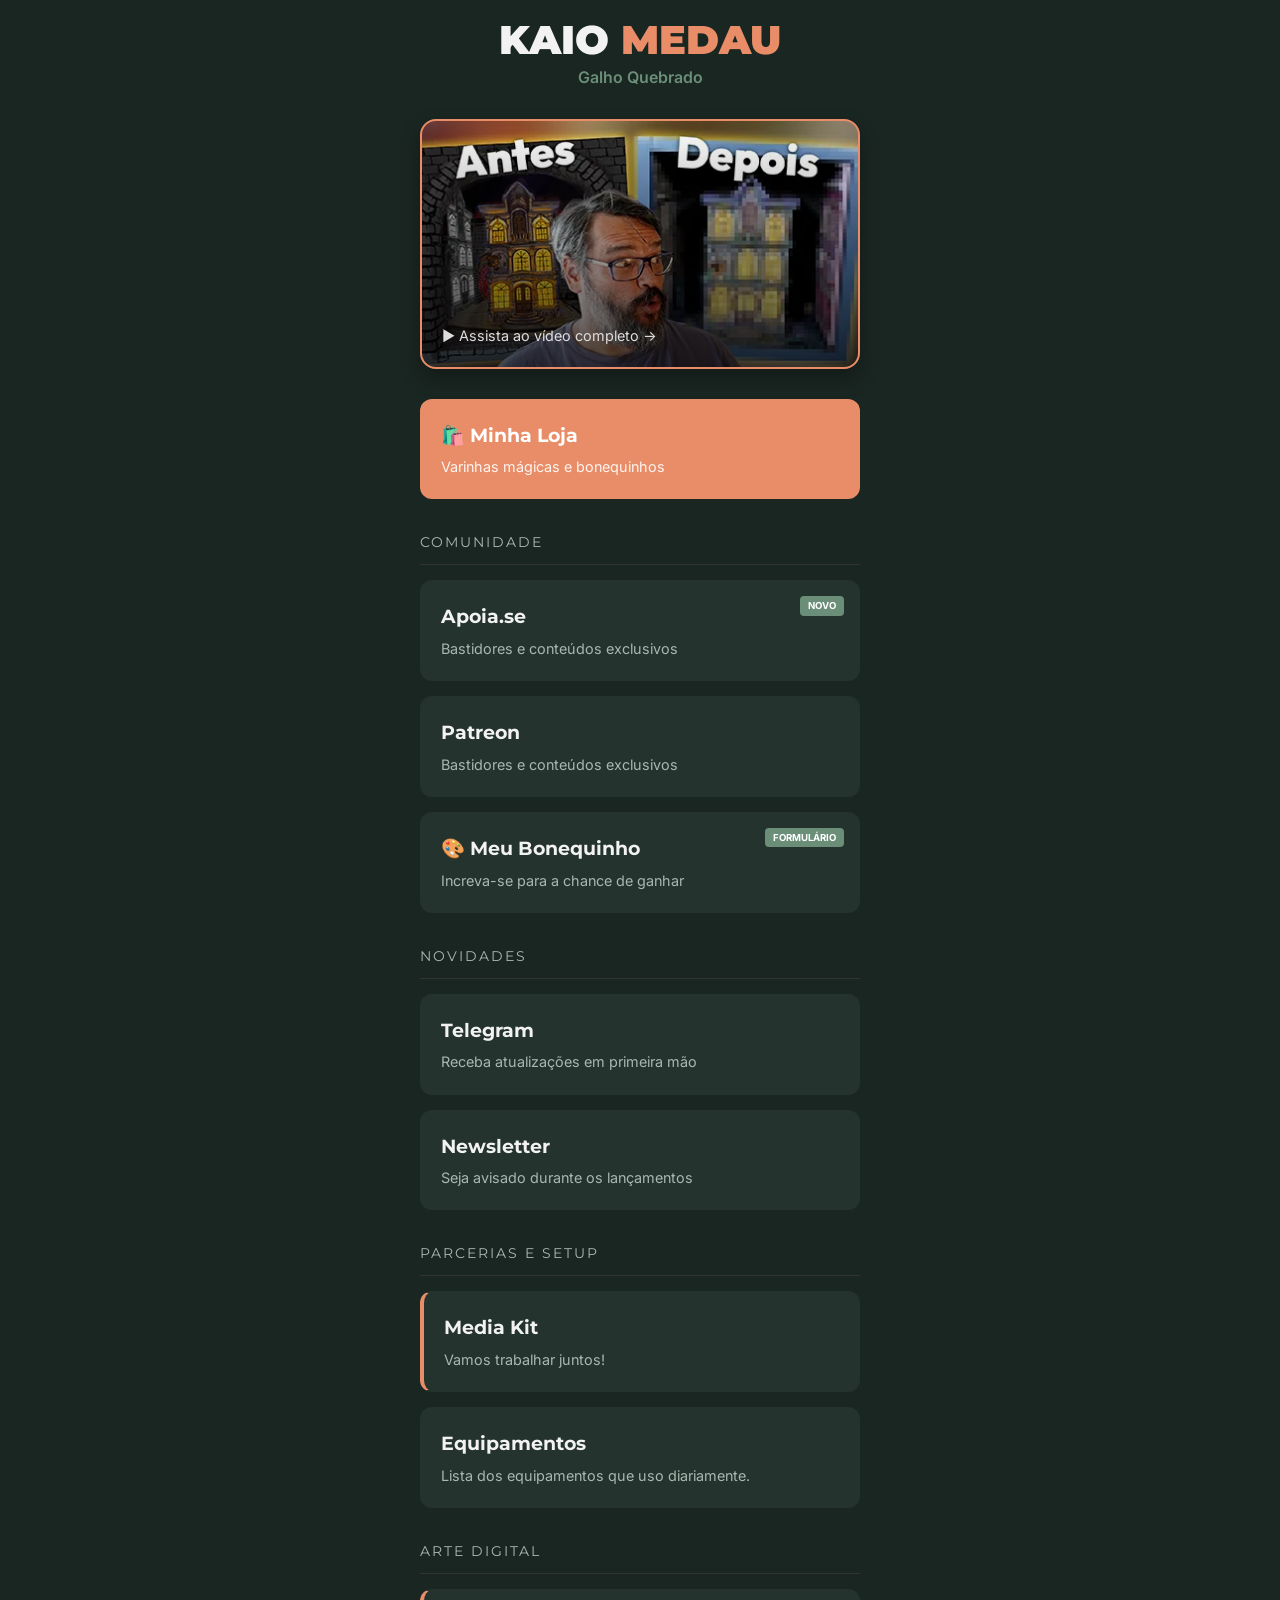
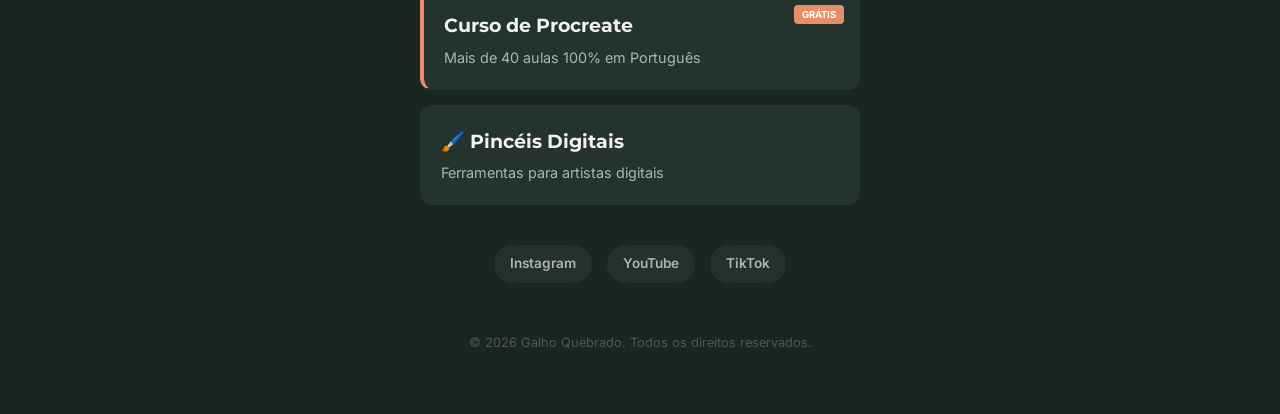
<file: index-v1.html>
<!doctype html>
<html lang="pt-br">
  <head>
    <meta charset="UTF-8" />
    <meta name="viewport" content="width=device-width, initial-scale=1.0" />
    <meta name="p:domain_verify" content="262c683d232f152c0ef9ce361d063148" />
    <title>Kaio Medau - Galho Quebrado</title>
    <meta
      name="description"
      content="Acesse todos os links e projetos de Kaio Medau em um só lugar. Entre no universo do Galho Quebrado, visite a loja, cursos, redes sociais e confira meu Media Kit."
    />

    <link rel="preconnect" href="https://fonts.googleapis.com" />
    <link rel="preconnect" href="https://fonts.gstatic.com" crossorigin />
    <link
      href="https://fonts.googleapis.com/css2?family=Inter:wght@300;400;600&family=Montserrat:wght@700;900&display=swap"
      rel="stylesheet"
    />

    <!-- Google tag (gtag.js) -->
    <script
      async
      src="https://www.googletagmanager.com/gtag/js?id=G-7BJPHZVT6F"
    ></script>
    <script defer>
      window.dataLayer = window.dataLayer || [];
      function gtag() {
        dataLayer.push(arguments);
      }
      gtag("js", new Date());
      gtag("config", "G-7BJPHZVT6F");
    </script>

    <style>
      :root {
        --bg-color: #1a2622;
        --card-bg: #24332e;
        --text-main: #f2f2f2;
        --text-muted: #a8b8b0;
        --accent-orange: #e88d67;
        --accent-green: #6b8e78;
      }

      * {
        box-sizing: border-box;
        margin: 0;
        padding: 0;
      }

      body {
        font-family: "Inter", sans-serif;
        background-color: var(--bg-color);
        color: var(--text-main);
        line-height: 1.6;
        padding-bottom: 40px;
      }

      .container {
        max-width: 480px;
        margin: 0 auto;
        padding: 20px;
      }

      /* --- HEADER --- */
      header {
        text-align: center;
        margin-bottom: 28px;
      }

      .brand-title {
        font-family: "Montserrat", sans-serif;
        font-weight: 900;
        font-size: 2.5rem;
        line-height: 1;
        color: var(--text-main);
        text-transform: uppercase;
        margin-bottom: 5px;
      }

      .brand-highlight {
        color: var(--accent-orange);
      }

      .tagline {
        font-size: 1rem;
        color: var(--accent-green);
        font-weight: 600;
        margin-bottom: 20px;
      }

      /* --- REDES SOCIAIS --- */
      .social-row {
        display: flex;
        justify-content: center;
        gap: 15px;
        margin-top: 40px;
      }

      .social-link {
        color: var(--text-muted);
        text-decoration: none;
        font-size: 0.85rem;
        font-weight: 600;
        padding: 8px 16px;
        background: rgba(255, 255, 255, 0.05);
        border-radius: 20px;
        transition: 0.3s;
      }

      .social-link:hover {
        background: var(--accent-orange);
        color: white;
      }

      /* --- HERO BANNER (NOVO) --- */
      .hero-banner {
        display: flex;
        align-items: flex-end; /* Texto na parte inferior */
        width: 100%;
        height: 250px; /* Altura do destaque */

        /* CONFIGURAÇÃO DA IMAGEM DE FUNDO */
        /* Substitua 'url(...)' pelo link da sua imagem de destaque */
        background-image:
          linear-gradient(to top, rgba(0, 0, 0, 0.9), rgba(0, 0, 0, 0.1)),
          url("./images/hero/varinha-magica-sao-paulo.webp");
        background-size: cover;
        background-position: center;

        border-radius: 16px;
        text-decoration: none;
        padding: 20px;
        margin-bottom: 30px;
        border: 2px solid var(--accent-orange); /* Borda laranja para chamar atenção */
        position: relative;
        box-shadow: 0 10px 20px rgba(0, 0, 0, 0.3);
        transition: transform 0.3s ease;
      }

      .hero-banner:hover {
        transform: scale(1.02);
      }

      .hero-content {
        z-index: 2;
        width: 100%;
      }

      .hero-tag {
        background-color: var(--accent-orange);
        color: #fff;
        padding: 4px 10px;
        border-radius: 4px;
        font-size: 0.7rem;
        font-weight: bold;
        text-transform: uppercase;
        display: inline-block;
        margin-bottom: 8px;
      }

      .hero-title {
        font-family: "Montserrat", sans-serif;
        font-size: 1.6rem;
        font-weight: 900;
        color: #fff;
        margin: 0 0 5px 0;
        line-height: 1.1;
        text-shadow: 0 2px 4px rgba(0, 0, 0, 0.8);
      }

      .hero-subtitle {
        color: #ddd;
        font-size: 0.9rem;
        margin-bottom: 0;
      }

      /* --- CARTÕES DE LINKS --- */
      .section-title {
        font-family: "Montserrat", sans-serif;
        font-size: 0.9rem;
        text-transform: uppercase;
        letter-spacing: 2px;
        color: var(--text-muted);
        margin: 32px 0 15px 0;
        border-bottom: 1px solid #333;
        padding-bottom: 10px;
      }

      .link-card {
        display: block;
        background-color: var(--card-bg);
        padding: 20px;
        border-radius: 12px;
        text-decoration: none;
        color: var(--text-main);
        margin-bottom: 15px;
        border: 1px solid transparent;
        transition:
          transform 0.2s,
          border-color 0.2s;
        position: relative;
      }

      .link-card:hover {
        transform: translateY(-3px);
        border-color: var(--accent-orange);
      }

      .link-card h3 {
        font-family: "Montserrat", sans-serif;
        font-size: 1.2rem;
        margin-bottom: 5px;
      }

      .link-card p {
        font-size: 0.9rem;
        color: var(--text-muted);
        margin: 0;
      }

      .card-highlight {
        border-left: 4px solid var(--accent-orange);
      }

      .tag-new {
        position: absolute;
        top: 15px;
        right: 15px;
        background: var(--accent-green);
        color: #fff;
        font-size: 0.6rem;
        padding: 2px 8px;
        border-radius: 4px;
        text-transform: uppercase;
        font-weight: bold;
      }

      .tag-highlight {
        background: var(--accent-orange);
      }

      /* --- FOOTER --- */
      footer {
        text-align: center;
        margin-top: 50px;
        font-size: 0.8rem;
        color: #555;
      }

      .video-wrapper {
        position: relative;
        padding-top: 56.25%;
        border-radius: 16px;
        overflow: hidden;
        box-shadow: 0 10px 20px rgba(0, 0, 0, 0.35);
        border: 1px solid rgba(255, 255, 255, 0.08);
      }

      .video-wrapper iframe {
        position: absolute;
        inset: 0;
        width: 100%;
        height: 100%;
        border-radius: 12px;
        border: none;
      }
    </style>
  </head>
  <body>
    <div class="container">
      <header>
        <div class="brand-title">
          Kaio <span class="brand-highlight">Medau</span>
        </div>
        <div class="tagline">Galho Quebrado</div>
        <!-- <p style="font-size: 0.9rem; color: #ccc;">Itens mágicos com aura tupiniquim.</p> -->
      </header>

      <!-- <a href="#" class="hero-banner" style="background-image: linear-gradient(to top, rgba(0,0,0,0.9), rgba(0,0,0,0.1)), url('https://via.placeholder.com/600x400/E88D67/ffffff?text=Nova+Coleção');">
            <div class="hero-content">
                <span class="hero-tag">Lançamento</span>
                <h2 class="hero-title">Coleção Folclore</h2>
                <p class="hero-subtitle">Novas varinhas disponíveis ✨</p>
            </div>
        </a> -->

      <!-- <iframe
        width="440"
        height="250"
        src="https://www.youtube.com/embed/tXFQ4pCxwKE"
        title="Fiz o Coragem, o Cão Covarde em 36h para dar de presente (Diorama Maker)"
        frameborder="0"
        allow="
          accelerometer;
          autoplay;
          clipboard-write;
          encrypted-media;
          gyroscope;
          picture-in-picture;
          web-share;
        "
        referrerpolicy="strict-origin-when-cross-origin"
        allowfullscreen
      ></iframe> -->
      <!-- <div class="video-wrapper">
        <iframe
          src="https://www.youtube.com/embed/tXFQ4pCxwKE"
          title="Fiz o Coragem, o Cão Covarde em 36h para dar de presente (Diorama Maker)"
          allowfullscreen
        ></iframe>
      </div> -->

      <a
        href="https://youtu.be/RLKZNr-0Ulo"
        class="hero-banner"
        style="
          background-image:
            linear-gradient(to top, rgba(0, 0, 0, 0.7), rgba(0, 0, 0, 0)),
            url(&quot;./images/hero/diorama-viela-do-misterio-galho-quebrado-02.webp&quot;);
        "
        target="_top"
      >
        <div class="hero-content">
          <!-- <span class="hero-tag">Lançamento</span> -->
          <!-- <h2 class="hero-title">Prédio do Galho Quebrado</h2> -->
          <p class="hero-subtitle">▶️ Assista ao vídeo completo →</p>
        </div>
      </a>
      <!-- <div class="section-title">Loja Oficial</div> -->
      <!-- <a
        href="https://galhoquebrado.lojavirtualnuvem.com.br/?utm_source=agregador&utm_medium=hero-banner&utm_campaign=Loja+Galho+Quebrado"
        class="hero-banner"
        target="_top"
        style="
          background-image:
            linear-gradient(to top, rgba(0, 0, 0, 0.7), rgba(0, 0, 0, 0)),
            url(&quot;./images/hero/varinha-magica-goias.webp&quot;);
        "
      >
        <div class="hero-content">
          <h2 class="hero-title">Varinhas Mágicas</h2>
          <p class="hero-subtitle">
            Artefatos exclusivos do Galho Quebrado! ✨
          </p>
        </div>
      </a> -->

      <a
        href="https://galhoquebrado.lojavirtualnuvem.com.br?utm_source=agregador&utm_medium=btn_loja&utm_campaign=Loja+Galho+Quebrado"
        class="link-card"
        target="_top"
        style="background-color: var(--accent-orange); color: white"
      >
        <h3>🛍️ Minha Loja</h3>
        <p style="color: rgba(255, 255, 255, 0.9)">
          Varinhas mágicas e bonequinhos
        </p>
      </a>

      <div class="section-title">Comunidade</div>

      <a
        href="https://apoia.se/kaiomedau"
        class="link-card card-highligh"
        target="_top"
      >
        <span class="tag-new">Novo</span>
        <h3>Apoia.se</h3>
        <p>Bastidores e conteúdos exclusivos</p>
      </a>

      <a href="https://patreon.com/kaiomedau" class="link-card" target="_top">
        <h3>Patreon</h3>
        <p>Bastidores e conteúdos exclusivos</p>
      </a>

      <a
        href="https://docs.google.com/forms/d/e/1FAIpQLSe916JKNl2aU78i3txz8DA4HDaQjEIfzP6fakE2doqjmFDVGA/viewform?usp=header"
        class="link-card"
      >
        <span class="tag-new">Formulário</span>
        <h3>🎨 Meu Bonequinho</h3>
        <p>Increva-se para a chance de ganhar</p>
      </a>

      <div class="section-title">Novidades</div>
      <a href="https://t.me/+SsGEGhKLOJ9kMWUx" class="link-card" target="_top">
        <h3>Telegram</h3>
        <p>Receba atualizações em primeira mão</p>
      </a>

      <a
        href="https://docs.google.com/forms/d/e/1FAIpQLSedSsyYyuNTW7HZEd2dIIIfuZIdn8Fs03BG6nOv_J2ZjaY4dQ/viewform?usp=sf_link"
        class="link-card"
        target="_top"
      >
        <h3>Newsletter</h3>
        <p>Seja avisado durante os lançamentos</p>
      </a>

      <div class="section-title">Parcerias e Setup</div>

      <a
        href="https://kaiomedau.com.br/media-kit/"
        class="link-card card-highlight"
        target="_top"
      >
        <h3>Media Kit</h3>
        <p>Vamos trabalhar juntos!</p>
      </a>

      <a
        href="https://kaiomedau.com.br/lista-de-equipamentos/"
        class="link-card"
        target="_top"
      >
        <h3>Equipamentos</h3>
        <p>Lista dos equipamentos que uso diariamente.</p>
      </a>

      <div class="section-title">Arte Digital</div>

      <a
        href="https://youtube.com/playlist?list=PLFZdnhGg53spOIFt9O-xaDNFz20ry-H7J&si=RMdrBByKGV2NnILj"
        class="link-card card-highlight"
        target="_top"
      >
        <span class="tag-new tag-highlight">Grátis</span>
        <h3>Curso de Procreate</h3>
        <p>Mais de 40 aulas 100% em Português</p>
      </a>

      <a
        href="https://www.desenhoeilustracao.com.br/pinceis-da-semana/?utm_source=agregador&utm_medium=btn_pinceis&utm_campaign=Pinc%C3%A9is+Digitais"
        class="link-card"
        target="_top"
      >
        <h3>🖌️ Pincéis Digitais</h3>
        <p>Ferramentas para artistas digitais</p>
      </a>

      <div class="social-row">
        <a
          href="https://instagram.com/kaiomedau"
          class="social-link"
          target="_top"
          >Instagram</a
        >
        <a
          href="https://www.youtube.com/@kaiomedau"
          class="social-link"
          target="_top"
          >YouTube</a
        >
        <a
          href="https://tiktok.com/@kaiomedau"
          class="social-link"
          target="_top"
          >TikTok</a
        >
      </div>

      <footer>© 2026 Galho Quebrado. Todos os direitos reservados.</footer>
    </div>
  </body>
</html>
</file>
<file: assets/css/global.css>
/* Visual system: editorial maker portfolio */
:root{color-scheme:dark;--bg:#17231f;--bg-soft:#1b2923;--surface:#202f29;--surface-raised:#293b33;--text:#f4f1e9;--muted:#b9c4bb;--muted-strong:#d0d8d1;--accent:#e88d67;--green:#a8bca9;--line:rgba(244,241,233,.13);--radius:22px;--content:1080px;--gutter:clamp(18px,4.8vw,54px)}
*,*::before,*::after{box-sizing:border-box}html{scroll-behavior:smooth;scroll-padding-top:24px}body{margin:0;background:radial-gradient(ellipse at 82% 0%,rgba(105,133,111,.12),transparent 38rem),var(--bg);color:var(--text);font-family:Inter,ui-sans-serif,system-ui,sans-serif;font-size:16px;line-height:1.65;-webkit-font-smoothing:antialiased;text-rendering:optimizeLegibility}a{color:inherit}img{display:block;max-width:100%;height:auto}a:focus-visible,button:focus-visible{outline:3px solid var(--accent);outline-offset:4px;border-radius:6px}.page{width:min(calc(100% - var(--gutter) - var(--gutter)),var(--content));margin-inline:auto}.site-header{padding:22px 0}.header-inner{display:flex;align-items:center;justify-content:space-between;gap:18px}.wordmark{font-size:.82rem;font-weight:850;letter-spacing:.14em;text-transform:uppercase;text-decoration:none;white-space:nowrap}.wordmark span{color:var(--accent)}.nav{display:flex;gap:clamp(12px,2vw,22px)}.nav a{font-size:.86rem;color:var(--muted);text-decoration:none}.nav a:hover,.text-link:hover{color:var(--accent)}main{padding-bottom:50px}h1,h2,h3{font-family:Manrope,Inter,sans-serif;letter-spacing:-.055em}h1,h2,h3,p{margin-top:0}.kicker{margin:0 0 9px;color:var(--accent);font-size:.7rem;font-weight:850;letter-spacing:.15em;text-transform:uppercase}.eyebrow{margin:0 0 4px;color:var(--muted);font-size:.72rem;font-weight:700;letter-spacing:.1em;text-transform:uppercase}.button{display:inline-flex;align-items:center;justify-content:center;gap:12px;min-height:48px;padding:12px 20px;border:1px solid transparent;border-radius:999px;background:var(--accent);color:#1d211d;text-decoration:none;font-size:.9rem;font-weight:850;transition:transform .16s ease,filter .16s ease}.button:hover{filter:brightness(1.06);transform:translateY(-2px)}.text-link{color:var(--muted);font-size:.88rem;font-weight:700;text-decoration:none}.home-intro{padding:clamp(38px,7vw,76px) 0 clamp(30px,5vw,52px)}.home-identity{display:flex;align-items:center;gap:22px}.home-avatar{width:clamp(76px,10vw,112px);aspect-ratio:1;object-fit:cover;object-position:center 35%;border-radius:50%;border:2px solid rgba(232,141,103,.7);box-shadow:0 12px 35px #0003}.home-name h1{font-size:clamp(2.7rem,7vw,5.1rem);line-height:.98;margin:0;font-weight:800}.home-name h1 span{color:var(--accent)}.brand-line{font:italic 600 clamp(1.15rem,2.5vw,1.5rem)/1.2 "Cormorant Garamond",Georgia,serif;color:var(--accent);margin:7px 0 0;letter-spacing:.025em}.home-tagline{font-size:clamp(1.08rem,2.5vw,1.35rem);font-weight:600;letter-spacing:-.025em;margin:28px 0 5px}.topics{color:var(--green);font-size:.84rem;font-weight:750;letter-spacing:.035em;margin:0}.topics i{font-style:normal;color:var(--accent);padding:0 4px}.home-section{padding:clamp(30px,5vw,52px) 0;border-top:1px solid var(--line)}.home-section-heading{display:flex;justify-content:space-between;align-items:end;gap:25px;margin-bottom:23px}.home-section-heading h2{font-size:clamp(1.8rem,4.5vw,2.65rem);line-height:1.05;margin:0}.home-section-heading>p{max-width:36ch;color:var(--muted);font-size:.9rem;margin:0 0 3px}.home-featured{display:grid;grid-template-columns:minmax(0,1.15fr) minmax(260px,.85fr);gap:clamp(24px,5vw,58px);align-items:center;padding:clamp(14px,2.6vw,25px);border:1px solid rgba(232,141,103,.32);border-radius:var(--radius);background:linear-gradient(135deg,rgba(41,59,51,.96),rgba(32,47,41,.85));box-shadow:0 22px 60px #0002}.home-featured-image{display:block;overflow:hidden;aspect-ratio:16/10;border-radius:15px;background:#131d18}.home-featured-image img{width:100%;height:100%;object-fit:cover;transition:transform .45s ease}.home-featured-image:hover img{transform:scale(1.035)}.home-featured-copy h3{font-size:clamp(1.8rem,4vw,2.6rem);line-height:1.05;margin:0 0 10px}.home-featured-copy>p:not(.kicker){color:var(--muted);margin-bottom:22px}.home-all-link{display:inline-flex;gap:10px;margin:17px 0 0 4px}.sponsor-teaser{display:grid;grid-template-columns:minmax(0,1.2fr) minmax(260px,.8fr);gap:35px;align-items:center;padding:clamp(22px,4vw,38px);border:1px solid var(--line);border-radius:var(--radius);background:linear-gradient(130deg,var(--surface),rgba(32,47,41,.45))}.sponsor-copy>p{max-width:58ch;font-size:clamp(1.02rem,2vw,1.17rem);color:var(--muted);margin:0 0 22px}.home-stats{display:grid;grid-template-columns:1fr 1fr;gap:12px}.home-stat{padding:17px;background:rgba(10,18,14,.22);border:1px solid var(--line);border-radius:15px}.home-stat strong{display:block;font:800 clamp(2rem,4vw,2.8rem)/1 Manrope,sans-serif;color:var(--accent)}.home-stat span{display:block;margin-top:8px;color:var(--muted);font-size:.78rem}.home-stats>p{grid-column:1/-1;margin:0;color:var(--muted);font-size:.72rem}.resource-grid{display:grid;grid-template-columns:repeat(2,minmax(0,1fr));gap:12px}.resource-card{display:flex;flex-direction:column;gap:7px;min-height:112px;padding:19px;background:var(--surface);border:1px solid var(--line);border-radius:15px;text-decoration:none;transition:background-color .16s ease,border-color .16s ease,transform .16s ease}.resource-card:hover{border-color:var(--accent);background:var(--surface-raised);transform:translateY(-2px)}.resource-card strong{font-family:Manrope,sans-serif;font-size:.98rem;font-weight:800}.resource-card strong span{color:var(--accent);float:right}.resource-card>span{font-size:.85rem;color:var(--muted)}.resource-card-wide{grid-column:1/-1;min-height:auto}.social-footer{display:flex;flex-wrap:wrap;gap:10px;padding:27px 0 18px;border-top:1px solid var(--line);margin-top:35px}.social-footer a{padding:8px 13px;border:1px solid var(--line);border-radius:999px;color:var(--muted);font-size:.83rem;text-decoration:none}.social-footer a:hover{border-color:var(--accent);color:var(--text)}.site-footer{padding:0 0 32px;color:var(--muted);font-size:.78rem}.site-footer p{margin:5px 0}.site-footer a{text-decoration:none}.header-inner+.partnership-page{}.partnership-hero{padding-bottom:38px}.profile-intro{display:grid;grid-template-columns:124px minmax(0,1fr);gap:25px;align-items:center;padding:clamp(34px,6vw,62px) 0 24px}.profile-avatar{width:124px;height:124px;border-radius:50%;object-fit:cover;object-position:center 35%;border:2px solid rgba(232,141,103,.7);background:var(--surface);box-shadow:0 10px 30px #0003}.profile-intro h1{font-size:clamp(2.35rem,6vw,4.3rem);font-weight:800;line-height:1.02;margin:0 0 8px}.profile-role{margin:0;color:var(--green);font-weight:650;font-size:.9rem}.partnership-copy{max-width:760px;margin-left:149px}.partnership-copy p{font-size:clamp(1rem,2.2vw,1.12rem);color:var(--muted);margin:0 0 14px}.partnership-copy .partnership-lead{font-size:clamp(1.22rem,2.7vw,1.65rem);line-height:1.42;color:var(--text);font-weight:650;letter-spacing:-.025em}.partnership-copy .button{margin-top:10px}.content-section{padding:clamp(30px,5vw,48px) 0;border-top:1px solid var(--line)}.section-heading{display:flex;justify-content:space-between;align-items:end;gap:25px;margin-bottom:22px}.section-heading h2,.about-copy h2{font-size:clamp(1.65rem,4vw,2.35rem);line-height:1.08;margin:0}.section-heading>p{max-width:38ch;color:var(--muted);font-size:.86rem;margin:0 0 3px}.partner-metrics{display:grid;grid-template-columns:repeat(4,minmax(0,1fr));gap:12px}.partner-metric{display:flex;flex-direction:column;gap:4px;min-height:142px;padding:19px;background:var(--surface);border:1px solid var(--line);border-radius:16px}.partner-metric-highlight{border-color:rgba(232,141,103,.4);background:linear-gradient(145deg,rgba(232,141,103,.12),var(--surface))}.metric-platform{color:var(--green);font-size:.73rem;font-weight:800;letter-spacing:.08em;text-transform:uppercase}.partner-metric strong{font:800 clamp(2rem,4vw,2.65rem)/1.15 Manrope,sans-serif;color:var(--text);margin-top:9px}.partner-metric>span:last-child{color:var(--muted);font-size:.8rem}.metrics-footnote{margin:13px 0 0;color:var(--muted);font-size:.76rem}.format-row{display:grid;grid-template-columns:minmax(0,1fr) minmax(0,1fr);gap:clamp(25px,5vw,58px);align-items:center;padding:25px 0;border-top:1px solid var(--line)}.format-row:first-of-type{border-top:0}.format-row-reverse .format-visual{order:2}.format-row-reverse .format-copy{order:1}.format-visual{position:relative;display:flex;flex-direction:column;justify-content:space-between;gap:20px;min-height:260px;padding:24px;overflow:hidden;border:1px solid var(--line);border-radius:19px;background:radial-gradient(ellipse at 80% 20%,rgba(232,141,103,.23),transparent 48%),linear-gradient(140deg,#2c4036,#192720)}.format-visual:after{content:"";position:absolute;width:220px;height:220px;right:-45px;bottom:-100px;border:1px solid rgba(244,241,233,.14);border-radius:50%;box-shadow:0 0 0 25px rgba(244,241,233,.025),0 0 0 55px rgba(244,241,233,.02)}.format-visual-material{background:radial-gradient(ellipse at 20% 80%,rgba(168,188,169,.23),transparent 48%),linear-gradient(140deg,#263b34,#192720)}.format-visual-custom{background:radial-gradient(ellipse at 80% 20%,rgba(232,141,103,.2),transparent 48%),linear-gradient(140deg,#3b342e,#1c2822)}.format-visual>*{position:relative;z-index:1}.format-visual>span{font:700 3.4rem/1 Manrope,sans-serif;color:rgba(244,241,233,.55)}.format-visual small{color:var(--accent);font-size:.65rem;font-weight:850;letter-spacing:.13em}.format-visual b{max-width:12ch;font:800 clamp(1.6rem,3vw,2.2rem)/1.08 Manrope,sans-serif;letter-spacing:-.055em}.format-copy .kicker{margin-bottom:8px}.format-copy h3{font-size:clamp(1.35rem,2.8vw,1.85rem);line-height:1.13;margin:0 0 12px}.format-copy>p:last-child{color:var(--muted);font-size:.95rem;margin:0;max-width:54ch}.about-section{display:grid;grid-template-columns:minmax(0,1.2fr) minmax(210px,.8fr);gap:45px;align-items:center}.about-copy>p:not(.kicker){max-width:65ch;color:var(--muted);margin:14px 0 0}.about-aside{display:flex;flex-direction:column;gap:11px;padding:25px;border:1px solid var(--line);border-radius:16px;color:var(--green);font:800 .72rem Manrope,sans-serif;letter-spacing:.14em}.about-aside span:nth-child(2){color:var(--accent)}.contact-panel{margin-top:35px;padding:clamp(24px,5vw,42px);background:linear-gradient(135deg,var(--surface-raised),var(--surface));border:1px solid rgba(232,141,103,.28);border-radius:var(--radius)}.contact-panel h2{font:800 clamp(1.8rem,4vw,2.6rem)/1.1 Manrope,sans-serif;margin:0 0 10px}.contact-panel>p:not(.kicker){color:var(--muted);max-width:55ch;margin-bottom:20px}.partnership-contact{margin-bottom:10px}.catalog-nav{display:flex;flex-wrap:wrap;gap:9px;margin:0 0 28px}.catalog-nav a{padding:9px 14px;border:1px solid var(--line);border-radius:999px;text-decoration:none;color:var(--muted);font-size:.85rem}.catalog-grid{display:grid;grid-template-columns:repeat(2,minmax(0,1fr));gap:14px;margin-top:18px}.catalog-card{display:flex;flex-direction:column;overflow:hidden;background:var(--surface);border:1px solid var(--line);border-radius:16px;min-width:0}.catalog-card-media{width:100%;aspect-ratio:16/10;object-fit:contain;padding:12px;background:linear-gradient(145deg,var(--surface-raised),var(--surface))}.catalog-card-body{display:flex;flex:1;flex-direction:column;align-items:flex-start;padding:17px}.catalog-card h3{font-size:1rem;margin:0 0 6px}.catalog-card p{font-size:.86rem;color:var(--muted);margin:0 0 14px}.catalog-card .button{margin-top:auto;min-height:42px;padding:9px 15px;font-size:.83rem}.catalog-subtitle{font-size:1rem;font-weight:800;margin:28px 0 12px;color:var(--green)}.anchor-section{scroll-margin-top:22px}.disclosure{font-size:.78rem;color:var(--muted);margin-top:18px}
@media(max-width:760px){.home-section-heading,.section-heading{display:block}.home-section-heading>p,.section-heading>p{margin-top:8px}.home-featured,.sponsor-teaser{grid-template-columns:1fr}.home-featured-copy{padding:4px 3px 5px}.home-stats{grid-template-columns:1fr 1fr}.resource-grid{grid-template-columns:1fr}.resource-card-wide{grid-column:auto}.partner-metrics{grid-template-columns:repeat(2,minmax(0,1fr))}.format-row{grid-template-columns:1fr;gap:20px}.format-row-reverse .format-visual,.format-row-reverse .format-copy{order:initial}.format-visual{min-height:210px}.about-section{grid-template-columns:1fr;gap:25px}.about-aside{display:grid;grid-template-columns:1fr 1fr}.about-aside span:last-child{grid-column:1/-1}.profile-intro{grid-template-columns:88px minmax(0,1fr);gap:16px;padding-top:34px}.profile-avatar{width:88px;height:88px}.partnership-copy{margin-left:0}.catalog-grid{grid-template-columns:1fr}.catalog-card{display:grid;grid-template-columns:minmax(104px,34%) minmax(0,1fr)}.catalog-card-media{height:148px;aspect-ratio:auto;padding:9px;align-self:center}.catalog-card-body{padding:14px}.catalog-card.no-image{display:block}}
@media(max-width:430px){.header-inner{align-items:flex-start;flex-direction:column;gap:10px}.nav{gap:16px;flex-wrap:wrap}.nav a{font-size:.82rem}.home-identity{gap:14px}.home-name h1{font-size:clamp(2.5rem,12vw,3.3rem)}.eyebrow{font-size:.61rem}.home-tagline{margin-top:23px}.home-stats{gap:8px}.home-stat{padding:13px}.home-stat strong{font-size:1.9rem}.partner-metric{min-height:125px;padding:14px}.partner-metric strong{font-size:2rem}.profile-intro{grid-template-columns:72px minmax(0,1fr);gap:13px}.profile-avatar{width:72px;height:72px}.profile-intro h1{font-size:2rem}.format-visual{min-height:185px;padding:19px}}
@media(prefers-reduced-motion:reduce){html{scroll-behavior:auto}*,*::before,*::after{transition:none!important}}


/* Homepage refinements: compact identity and editorial shop feature */
.home-name .topics{margin-top:10px;font-size:clamp(.72rem,1.5vw,.86rem);letter-spacing:.025em}
.home-name .topics i{padding:0 3px}
.home-intro .home-tagline{margin-top:27px}
.shop-heading{margin-bottom:17px}
.shop-heading h2{margin:0 0 5px}
.shop-heading>div>p{margin:0;color:var(--muted);font-size:.92rem}
.shop-heading>div>p strong{color:var(--text);font-weight:800}
.home-featured{display:grid;grid-template-columns:minmax(0,1fr) auto;gap:22px;align-items:end;padding:0;border:0;border-radius:0;background:none;box-shadow:none}
.home-featured-image{position:relative;isolation:isolate;aspect-ratio:16/9;border-radius:18px;background:#111a16;box-shadow:0 18px 45px #0003}
.home-featured-image:after{content:"";position:absolute;z-index:0;inset:35% 0 0;background:linear-gradient(0deg,rgba(9,15,12,.94),rgba(9,15,12,.55) 45%,transparent);pointer-events:none}
.home-featured-image img{object-fit:cover}
.featured-caption{position:absolute;z-index:1;left:clamp(17px,3vw,28px);right:clamp(17px,3vw,28px);bottom:clamp(16px,2.5vw,25px);display:flex;flex-direction:column;gap:3px;text-decoration:none}
.featured-caption strong{font:800 clamp(1.55rem,3.7vw,2.5rem)/1.05 Manrope,sans-serif;letter-spacing:-.055em;color:#fff}
.featured-caption>span{max-width:52ch;color:rgba(255,255,255,.84);font-size:clamp(.78rem,1.5vw,.9rem);line-height:1.4}
.home-featured-copy{padding:0 0 4px}
.home-featured-copy .button{white-space:nowrap}
.home-stats{align-content:center}
.home-stat strong{font-size:clamp(1.7rem,3vw,2.35rem);white-space:nowrap}
@media(max-width:760px){
 .home-name .topics{font-size:.72rem;margin-top:8px}
 .home-intro .home-tagline{margin-top:22px}
 .home-featured{grid-template-columns:1fr;gap:15px}
 .home-featured-image{aspect-ratio:16/10}
 .home-featured-copy{padding:0}
 .home-featured-copy .button{width:100%}
}
@media(max-width:430px){
 .home-identity{align-items:center}
 .home-name .topics{font-size:.66rem;letter-spacing:0}
 .featured-caption strong{font-size:1.55rem}
 .featured-caption>span{font-size:.76rem}
}


/* Compact brand label and stacked partnership teaser */
.featured-brand{color:var(--accent);font-size:.7rem;font-weight:850;letter-spacing:.13em;text-transform:uppercase;margin-bottom:3px}
.sponsor-teaser{grid-template-columns:1fr;gap:22px}
@media(max-width:760px){.sponsor-teaser{grid-template-columns:1fr}}
</file>
<file: assets/css/components.css>
/* Shared component layer: small transitions and accessible helpers. */
.button,.quick-link,.destination,.item,.social-footer a,.resource-card,.catalog-nav a{transition:background-color .16s ease,border-color .16s ease,color .16s ease}
.visually-hidden{position:absolute!important;width:1px;height:1px;padding:0;margin:-1px;overflow:hidden;clip:rect(0,0,0,0);white-space:nowrap;border:0}
</file>
